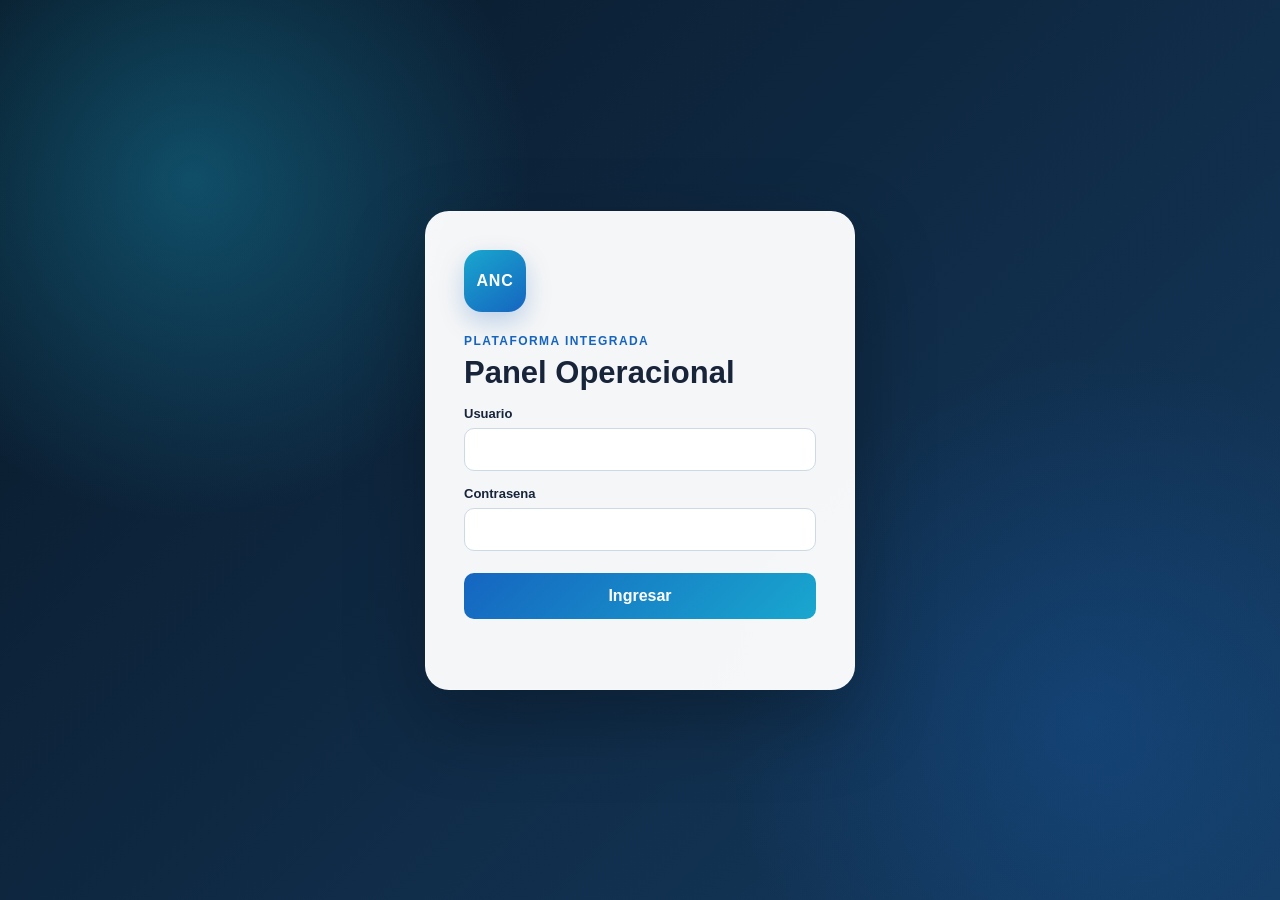
<file: index.html>
<!DOCTYPE html>
<html lang="es">
<head>
  <meta charset="UTF-8">
  <meta name="viewport" content="width=device-width, initial-scale=1.0">
  <title>ANC Logistica | Panel Operacional</title>
  <link rel="stylesheet" href="css/app.css">
</head>
<body>
  <section id="loginView" class="login-view">
    <form class="login-card" onsubmit="login(event)">
      <div class="brand-mark">ANC</div>
      <span class="eyebrow">Plataforma integrada</span>
      <h1>Panel Operacional</h1>
      <label>Usuario<input id="usuario" autocomplete="username" required></label>
      <label>Contrasena<input id="password" type="password" autocomplete="current-password" required></label>
      <button type="submit">Ingresar</button>
      <div id="loginError" class="login-error"></div>
    </form>
  </section>

  <section id="appView" class="app-view" hidden>
    <header class="app-header">
      <div class="header-main">
        <div class="side-brand">
        <div class="brand-mark small">ANC</div>
        <div class="side-brand-text"><strong>SISTEMA DE GESTION DE ALMACENAJE</strong><span>Plataforma integrada</span></div>
        </div>
        <div class="header-user">
          <button id="globalRefreshButton" class="global-refresh" onclick="actualizarTodo()">Actualizar datos</button>
          <span id="usuarioActivo"></span>
          <button onclick="logout()">Cerrar sesion</button>
        </div>
      </div>
      <nav id="moduleNav" class="module-nav"></nav>
    </header>

    <main class="workspace">
      <section id="homeView" class="home-view">
        <div class="hero">
          <h1>SISTEMA DE GESTION DE ALMACENAJE</h1>
        </div>
        <div id="moduleGrid" class="module-grid"></div>
      </section>

      <section id="moduleView" class="module-view" hidden>
        <div id="moduleFrames" class="module-frames"></div>
      </section>
    </main>
  </section>

  <script src="js/app.js"></script>
</body>
</html>
</file>
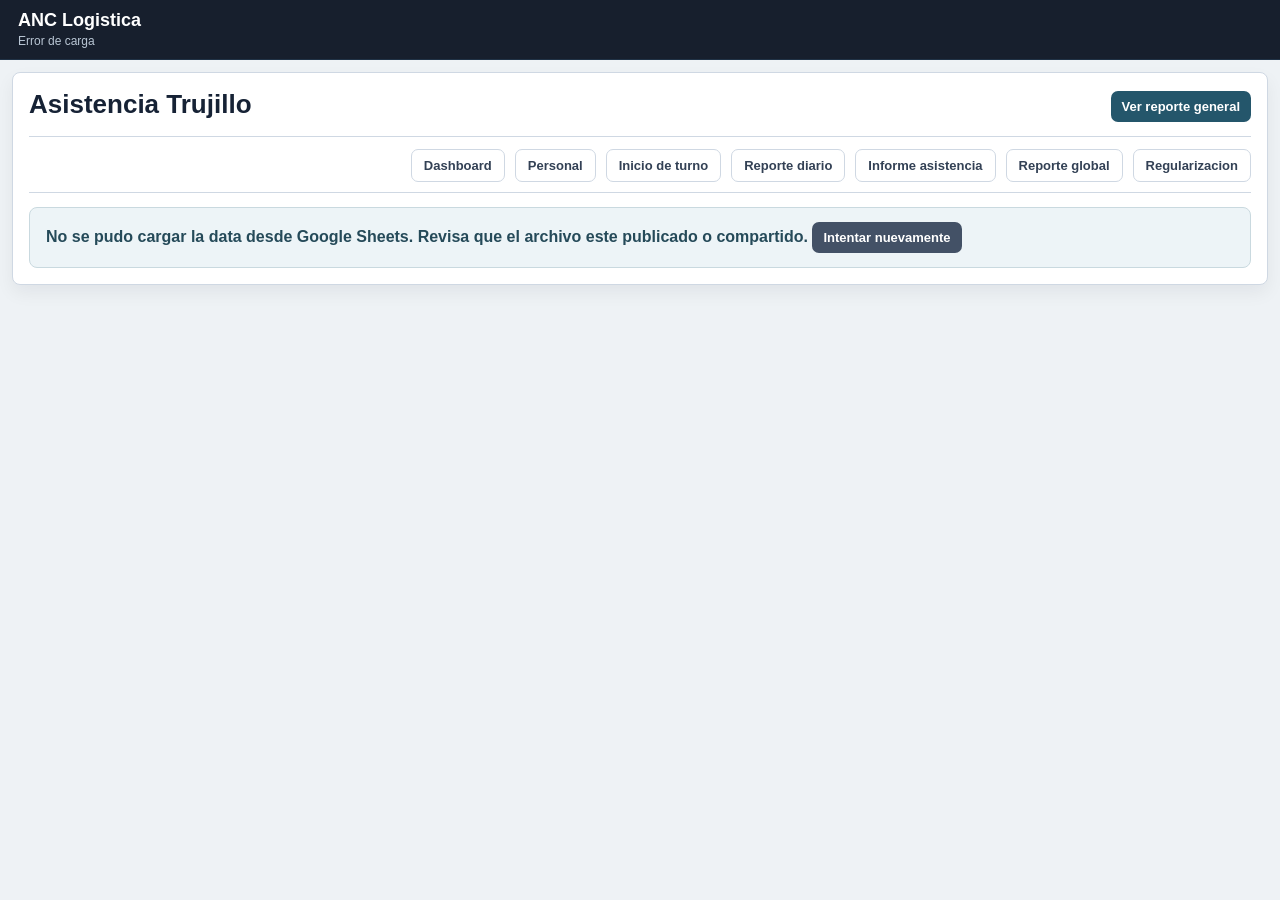
<file: modules/anc-asistencia/index.html>
<!DOCTYPE html>
<html lang="es">
<head>
  <meta charset="UTF-8">
  <meta name="viewport" content="width=device-width, initial-scale=1.0">
  <title>ANC Logistica | Asistencia</title>
  <link rel="stylesheet" href="css/app.css">
</head>
<body>
  <header class="topbar">
    <div>
      <strong>ANC Logistica</strong>
      <span id="estadoCarga">Preparando asistencia...</span>
    </div>
  </header>

  <main class="shell">
    <section class="panel">
      <div class="module-head">
        <div>
          <h1>Asistencia Trujillo</h1>
        </div>
        <button class="soft" onclick="verGlobal()">Ver reporte general</button>
      </div>

      <nav class="tabs">
        <button onclick="verDashboard()">Dashboard</button>
        <button onclick="verPersonal()">Personal</button>
        <button onclick="verInicioTurno()">Inicio de turno</button>
        <button onclick="verDiario()">Reporte diario</button>
        <button onclick="verInformeAsistencia()">Informe asistencia</button>
        <button onclick="verGlobal()">Reporte global</button>
        <button onclick="verRegularizacion()">Regularizacion</button>
      </nav>

      <div id="app">
        <div class="loading">Cargando datos...</div>
      </div>
    </section>
  </main>

  <script src="js/app.js"></script>
  <script src="https://html2canvas.hertzen.com/dist/html2canvas.min.js"></script>
</body>
</html>
</file>
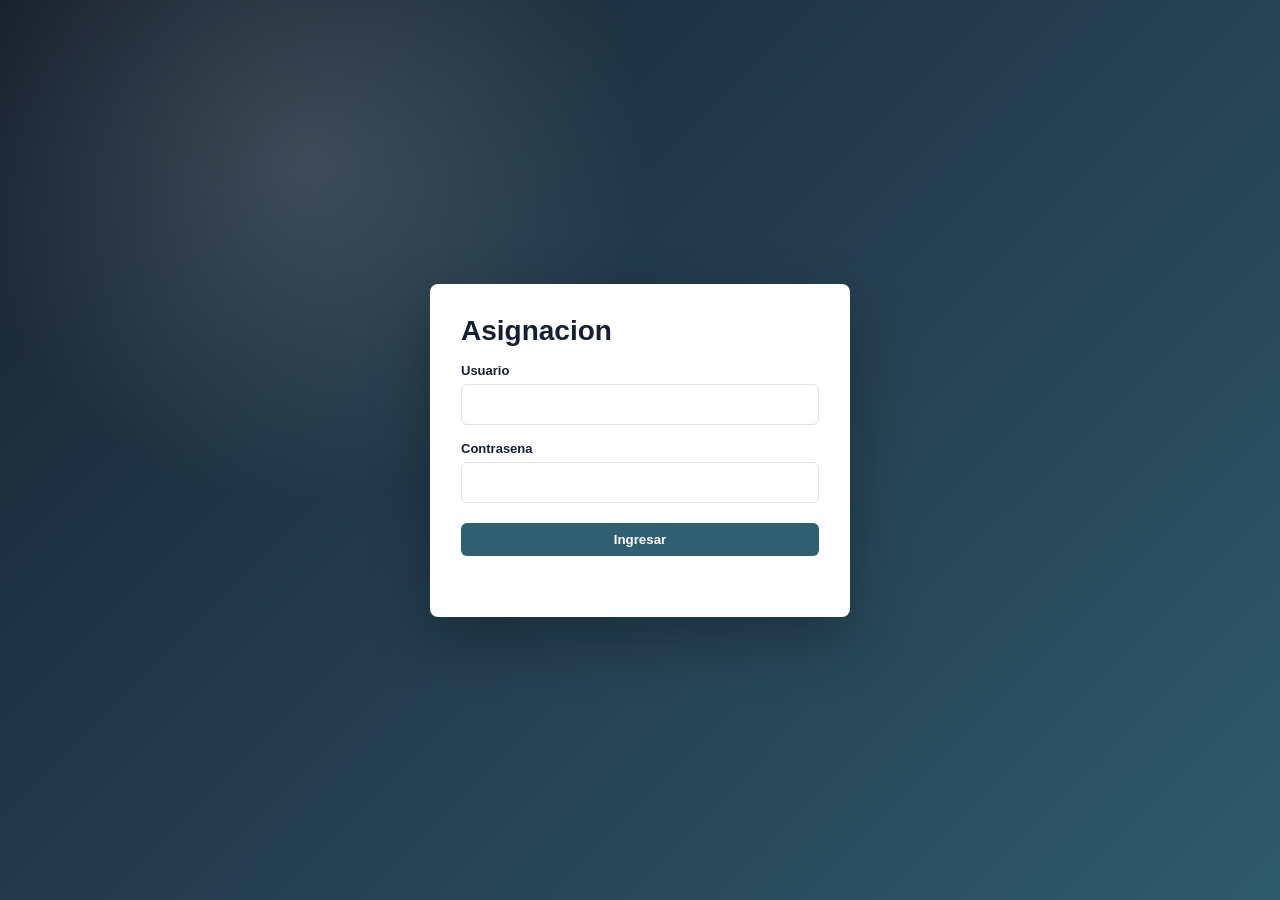
<file: modules/asignacion-independiente/index.html>
<!DOCTYPE html>
<html lang="es">
<head>
  <meta charset="UTF-8">
  <meta name="viewport" content="width=device-width, initial-scale=1.0">
  <title>Asignacion</title>
  <link rel="stylesheet" href="css/asignacion.css?v=20261001-asignacion-clean">
</head>
<body>
  <script src="js/asignacion.js?v=20261001-otras-sin-avance"></script>
  <section id="loginView" class="login-view">
    <form class="login-card" onsubmit="login(event)">
      <h1>Asignacion</h1>
      <label>
        Usuario
        <input id="usuario" type="text" autocomplete="username" required>
      </label>
      <label>
        Contrasena
        <input id="password" type="password" autocomplete="current-password" required>
      </label>
      <button type="submit">Ingresar</button>
      <div id="loginError" class="login-error"></div>
    </form>
  </section>

  <section id="appView" class="app-view" hidden>
    <div class="workspace">
      <main class="layout">
        <section id="modulo" class="panel">
          <div class="loading">Preparando asignacion...</div>
        </section>
      </main>
    </div>
  </section>

  <script src="js/data.js"></script>
  <script src="js/auth.js?v=20261001-clean-header-fix"></script>
  <script src="https://html2canvas.hertzen.com/dist/html2canvas.min.js"></script>
</body>
</html>
</file>
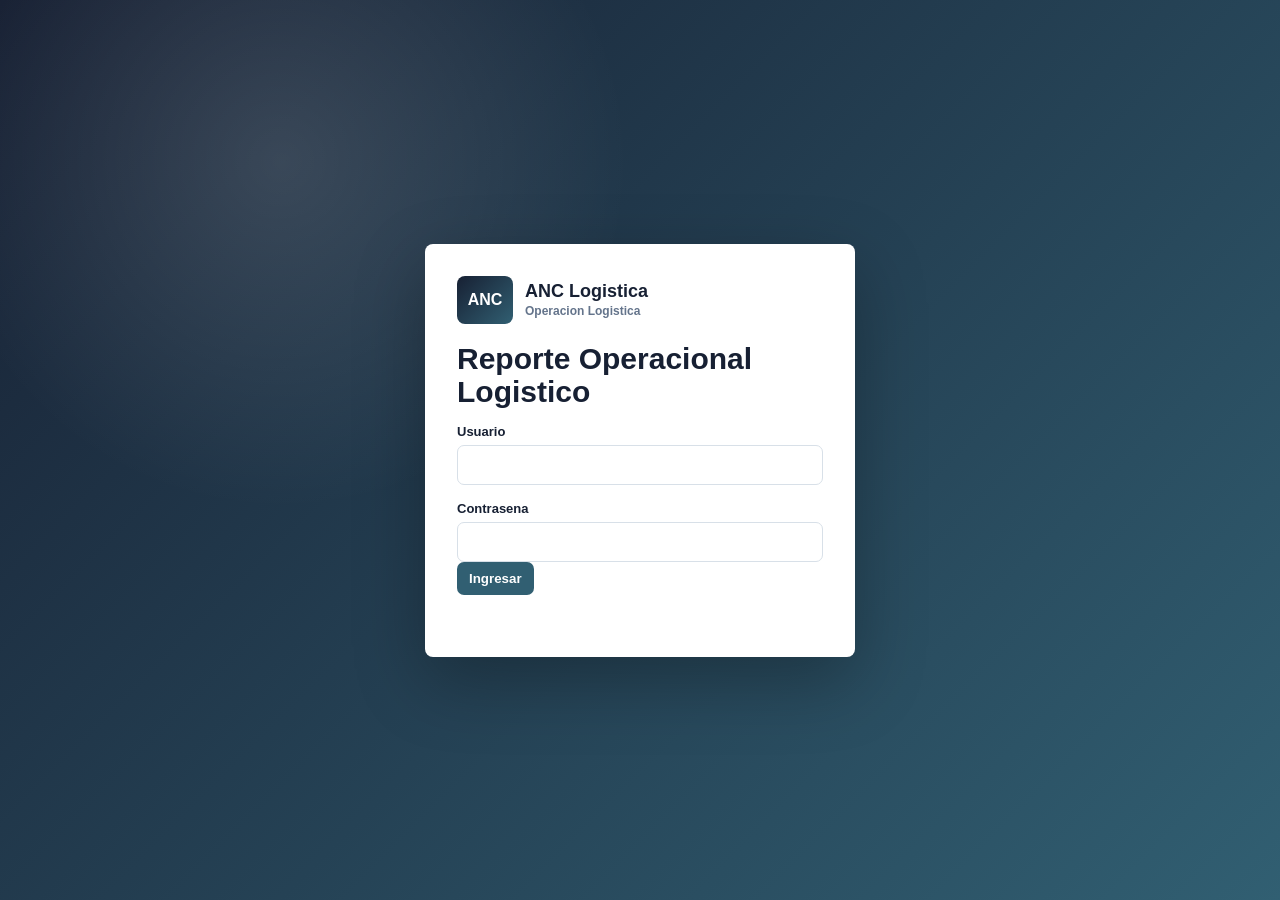
<file: modules/dashboard-bi/index.html>
<!DOCTYPE html>
<html lang="es">
<head>
  <meta charset="UTF-8">
  <meta name="viewport" content="width=device-width, initial-scale=1.0">
  <title>ANC Logistica | Reporte Operacional</title>
  <script>
    if (new URLSearchParams(location.search).get("integrado") === "1") {
      document.documentElement.classList.add("integrado");
    }
  </script>
  <link rel="stylesheet" href="css/app.css?v=20261001-executive-panel-4">
  <link rel="stylesheet" href="css/picking-report.css?v=1">
  <link rel="stylesheet" href="css/case-report.css?v=20261002-shelvy-right">
  <link rel="stylesheet" href="css/reception-report.css?v=1">
  <link rel="stylesheet" href="css/dispatch-report.css?v=1">
</head>
<body>
  <section id="loginView" class="login-view">
    <form class="login-card" onsubmit="login(event)">
      <div class="brand-row login-brand-row">
        <div class="brand-mark">ANC</div>
        <div>
          <strong>ANC Logistica</strong>
          <span>Operacion Logistica</span>
        </div>
      </div>
      <h1>Reporte Operacional Logistico</h1>
      <label>Usuario<input id="usuario" autocomplete="username" required></label>
      <label>Contrasena<input id="password" type="password" autocomplete="current-password" required></label>
      <button>Ingresar</button>
      <div id="loginError" class="login-error"></div>
    </form>
  </section>

  <section id="appView" hidden>
    <header class="topbar">
      <div>
        <strong>ANC Logistica</strong>
        <span id="estadoCarga">Esperando configuracion...</span>
      </div>
      <div class="topbar-actions">
        <span id="usuarioActivo" class="user-pill"></span>
        <button class="ghost" onclick="logout()">Salir</button>
      </div>
    </header>

    <main class="layout">
      <section class="shell">
        <aside class="sidebar">
          <div class="side-title">
            <div class="brand-mark small">ANC</div>
            <div>
              <strong>Reporte Operacional</strong>
              <span>Logistica</span>
            </div>
          </div>
          <nav>
            <details class="nav-group" open>
              <summary>Resumen Ejecutivo</summary>
              <button onclick="verResumenEjecutivo()">Principal</button>
              <button onclick="verReporteGeneral()">Reporte General</button>
            </details>
            <details class="nav-group">
              <summary>Reporte Picking</summary>
              <button onclick="verPickingCompacto()">Reporte</button>
              <button onclick="verPicking()">Dashboard operacional</button>
              <button onclick="verRanking()">Ranking</button>
              <button onclick="verBase()">Base</button>
            </details>
            <details class="nav-group">
              <summary>Pick Activo</summary>
              <button onclick="verPickActivo()">Dashboard operacional</button>
            </details>
            <details class="nav-group">
              <summary>Reporte CASE</summary>
              <button onclick="verCase()">Dashboard operacional</button>
            </details>
            <details class="nav-group">
              <summary>Reporte Recepcion</summary>
              <button onclick="verRecepcionCompacto()">Reporte</button>
              <button onclick="verRecepcion()">Dashboard operacional</button>
              <button onclick="verRecepcionRanking()">Ranking</button>
            </details>
            <details class="nav-group">
              <summary>Reporte Despacho</summary>
              <button onclick="verDespachoCompacto()">Reporte</button>
              <button onclick="verDespacho()">Dashboard operacional</button>
              <button onclick="verDespachoRanking()">Ranking</button>
            </details>
          </nav>
        </aside>

        <section class="workspace">
          <div class="module-head">
            <div>
              <h1>Panel ejecutivo</h1>
            </div>
            <div class="report-actions">
              <button class="ghost" id="btnVistaReporte" onclick="abrirVistaReporte()">Vista reporte</button>
              <button class="soft" onclick="exportarPdfReporte()">PDF</button>
              <button class="soft" onclick="exportarImagen('modulo', 'anc-reporte-operacional')">Imagen</button>
            </div>
          </div>

          <div id="modulo">
            <div class="loading">Preparando dashboard...</div>
          </div>
        </section>
      </section>
    </main>
    <div id="visorReporte" class="report-viewer" hidden>
      <div class="report-viewer-bar">
        <div>
          <strong>Vista reporte</strong>
          <span>Formato completo para captura o PDF</span>
        </div>
        <div class="report-actions">
          <button class="ghost" id="btnMaximizarReporte" onclick="alternarMaximizarReporte()">Maximizar</button>
          <button class="soft" onclick="exportarPdfReporte()">PDF</button>
          <button class="soft" onclick="exportarImagen('visorReporteContenido', 'anc-vista-reporte')">Imagen</button>
          <button class="ghost" onclick="cerrarVistaReporte()">Cerrar</button>
        </div>
      </div>
      <div id="visorReporteContenido" class="report-viewer-content"></div>
    </div>
  </section>

  <script src="js/data.js?v=20260916-usuarios-nombre"></script>
  <script src="js/picking-users.js?v=1"></script>
  <script src="js/app.js?v=20261002-recepcion-clean"></script>
  <script src="js/auth.js"></script>
  <script src="https://html2canvas.hertzen.com/dist/html2canvas.min.js"></script>
</body>
</html>
</file>
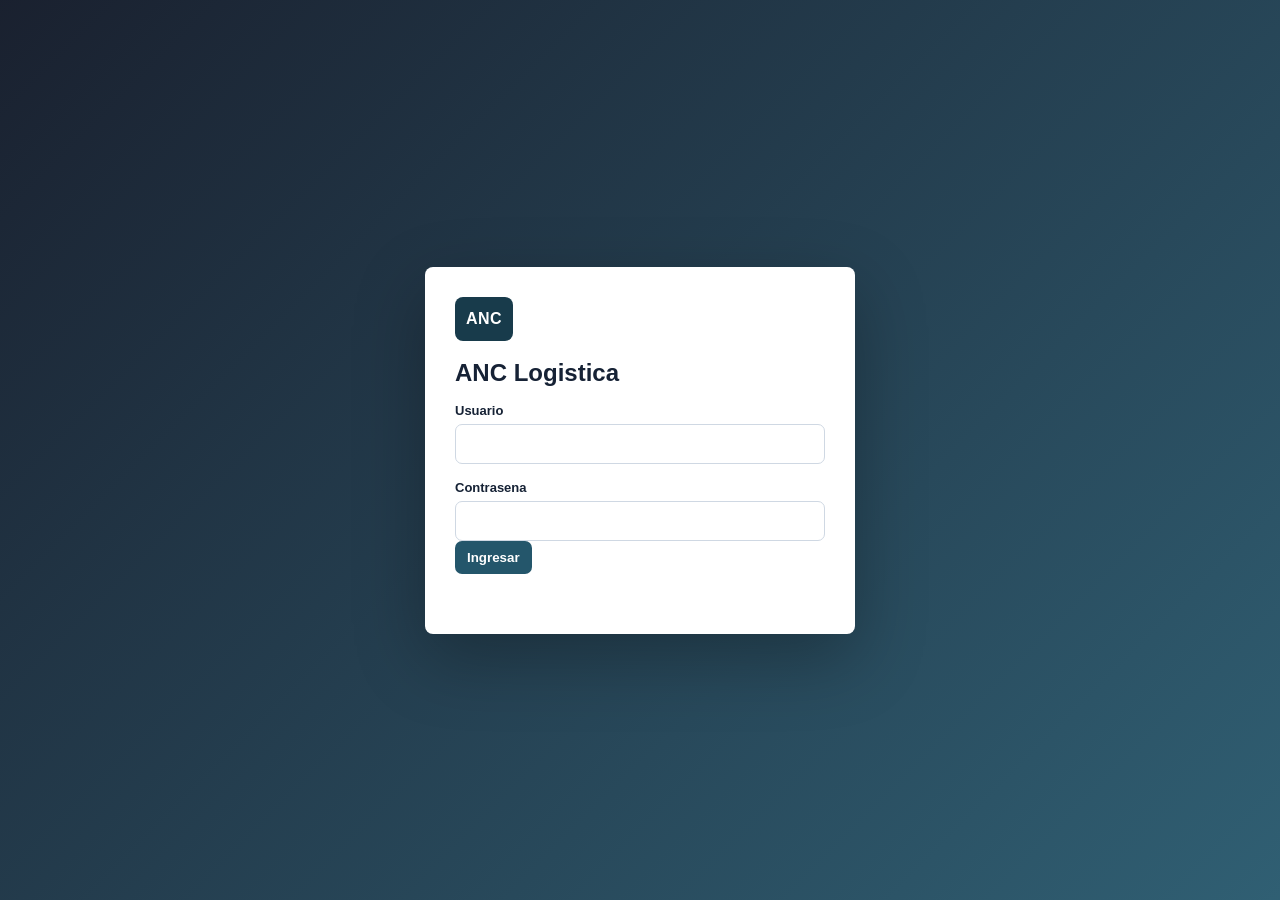
<file: modules/operaciones-independiente/index.html>
<!DOCTYPE html>
<html lang="es">
<head>
  <meta charset="UTF-8">
  <meta name="viewport" content="width=device-width, initial-scale=1.0">
  <title>ANC Logistica | Control Operativo</title>
  <link rel="stylesheet" href="css/app.css?v=20260916-uca-activo-columnas">
  <link rel="stylesheet" href="css/rotacion.css?v=20260928-1">
  <link rel="stylesheet" href="css/seteo.css?v=20260928-1">
</head>
<body>
  <section id="loginView" class="login-view">
    <form class="login-card" onsubmit="login(event)">
      <div class="brand-mark">ANC</div>
      <h1>ANC Logistica</h1>
      <label>Usuario<input id="usuario" autocomplete="username" required></label>
      <label>Contrasena<input id="password" type="password" autocomplete="current-password" required></label>
      <button>Ingresar</button>
      <div id="loginError" class="login-error"></div>
    </form>
  </section>

  <section id="appView" hidden>
    <header class="topbar">
      <div>
        <strong>ANC Logistica</strong>
        <span id="estadoCarga">Esperando datos...</span>
      </div>
      <div class="topbar-actions">
        <span id="usuarioActivo" class="user-pill"></span>
        <button class="ghost" onclick="logout()">Salir</button>
      </div>
    </header>

    <main class="layout">
      <section class="panel">
        <div class="module-head">
          <div>
            <h1>Centro de control operativo</h1>
          </div>
          <button class="soft" onclick="exportarImagen('modulo', 'operaciones')">Imagen</button>
        </div>

        <nav class="tabs">
          <button onclick="verLpns()">LPNs</button>
          <button onclick="verOptimizarReserva()">Optimizar reserva</button>
          <button onclick="verLpnsSinActivo()">LPNs por ubicacion</button>
          <button onclick="verControlPiso()">Control piso</button>
          <button onclick="verCapacidadCd()">UCA</button>
          <button onclick="verUbicacionesControlOperativo()">Ubicaciones</button>
          <button onclick="verRecepcionProyectada()">Recepcion</button>
          <button onclick="verPuntosControl()">Puntos control</button>
          <button onclick="verInventario()">Inventario</button>
          <button onclick="verRotacion()">Rotacion</button>
          <button onclick="verSeteo()">Seteo</button>
          <button onclick="verBloqueo()">Bloqueo</button>
          <button onclick="verBusquedaShipTo()">Busqueda ship to</button>
          <button onclick="verBusquedaProducto()">Busqueda producto</button>
          <button onclick="verDiagnostico()">Diagnostico</button>
        </nav>

        <div id="modulo">
          <div class="loading">Preparando modulo...</div>
        </div>
      </section>
    </main>
  </section>

  <script src="js/data.js?v=20260916-uca-activo-columnas"></script>
  <script src="js/app.js?v=20260916-uca-activo-columnas"></script>
  <script src="js/auth.js"></script>
  <script src="js/rotacion.js?v=20260928-1"></script>
  <script src="js/seteo.js?v=20260928-1"></script>
  <script src="https://html2canvas.hertzen.com/dist/html2canvas.min.js"></script>
</body>
</html>
</file>
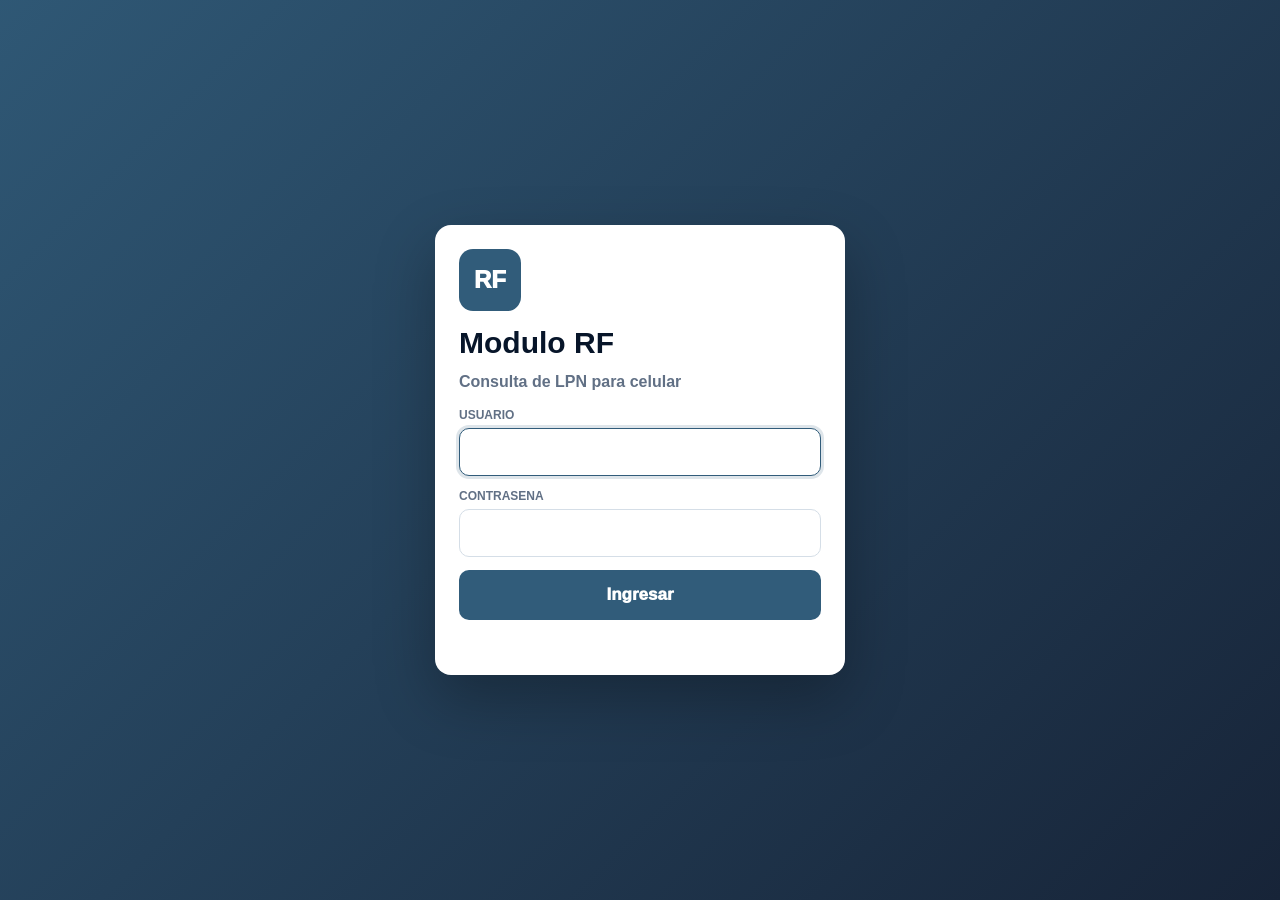
<file: modules/rf/index.html>
<!DOCTYPE html>
<html lang="es">
<head>
  <meta charset="UTF-8">
  <meta name="viewport" content="width=device-width, initial-scale=1, viewport-fit=cover">
  <title>ANC Logistica | RF LPN</title>
  <link rel="stylesheet" href="css/app.css">
</head>
<body>
  <section id="loginView" class="login-screen">
    <form class="login-card" onsubmit="login(event)">
      <div class="rf-mark">RF</div>
      <h1>Modulo RF</h1>
      <p>Consulta de LPN para celular</p>
      <label>Usuario
        <input id="usuario" autocomplete="username" autocapitalize="characters" required>
      </label>
      <label>Contrasena
        <input id="password" type="password" autocomplete="current-password" required>
      </label>
      <button type="submit">Ingresar</button>
      <div id="loginError" class="error-text"></div>
    </form>
  </section>

  <section id="appView" class="rf-app" hidden>
    <header class="rf-header">
      <div>
        <span>ANC RF</span>
        <strong>Consulta LPN</strong>
      </div>
      <button type="button" onclick="logout()">Salir</button>
    </header>

    <main class="rf-main">
      <section class="scan-panel">
        <div class="scan-title">
          <div>
            <h1>Escanear LPN</h1>
            <span id="estadoCarga">Preparando data...</span>
          </div>
          <button id="btnActualizar" type="button" onclick="recargarDatos()">Actualizar</button>
        </div>

        <form class="scan-form" onsubmit="buscarLpnManual(event)">
          <input id="lpnInput" placeholder="Escanea o digita el LPN" inputmode="text" autocomplete="off">
          <button type="submit">Buscar</button>
        </form>

        <div class="camera-actions">
          <button id="btnCamara" type="button" onclick="alternarCamara()">Camara</button>
          <span id="scannerEstado">La pistola RF tambien funciona en el campo de busqueda.</span>
        </div>

        <div id="cameraBox" class="camera-box" hidden>
          <video id="scannerVideo" playsinline muted></video>
        </div>
      </section>

      <section id="resultado" class="resultado">
        <div class="empty-state">
          <strong>Sin consulta activa</strong>
          <span>Escanea un LPN para ver ubicacion, estado y productos.</span>
        </div>
      </section>
    </main>
  </section>

  <script src="js/data.js"></script>
  <script src="js/app.js"></script>
</body>
</html>
</file>
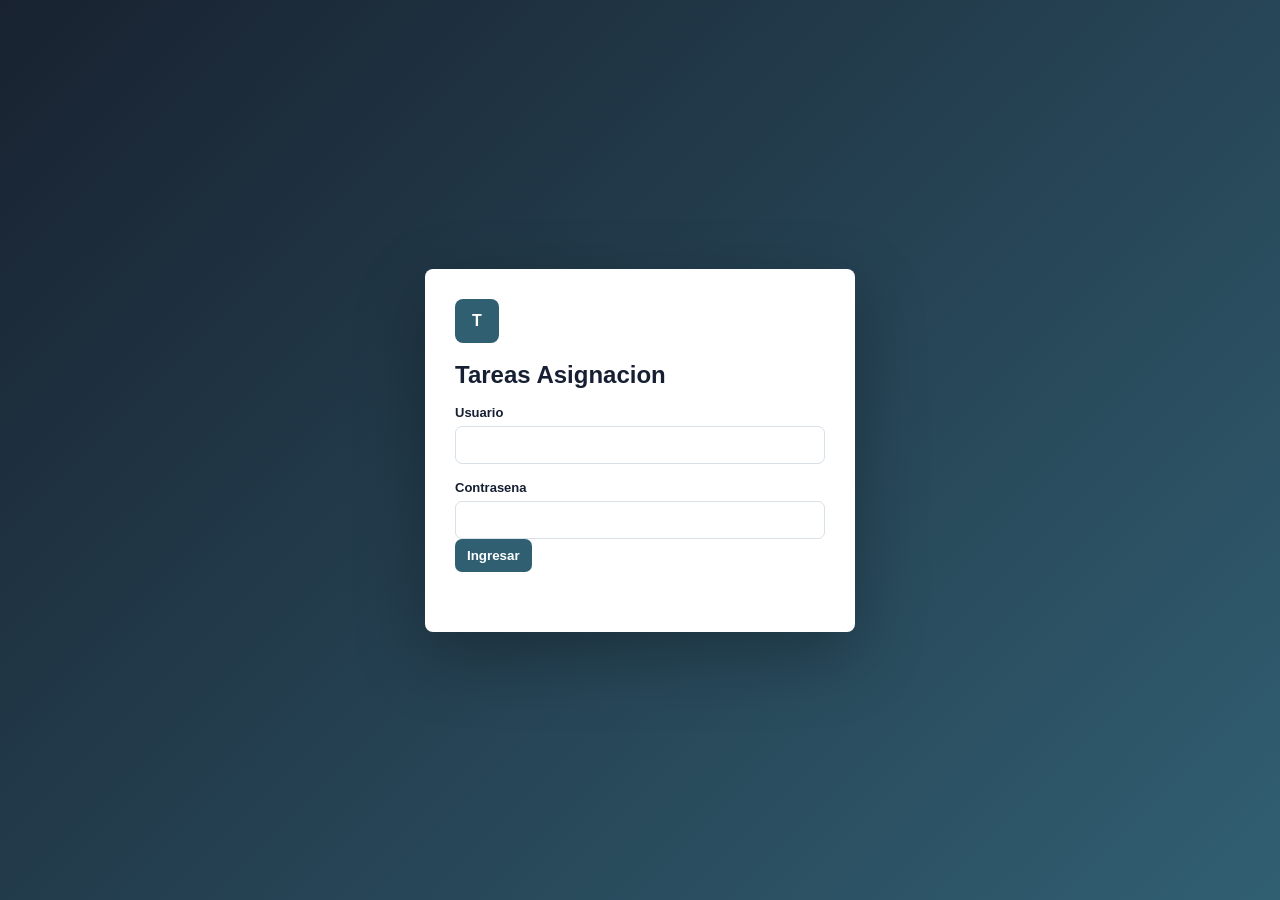
<file: modules/tareas-asignacion/index.html>
<!DOCTYPE html>
<html lang="es">
<head>
  <meta charset="UTF-8">
  <meta name="viewport" content="width=device-width, initial-scale=1.0">
  <title>Tareas Asignacion</title>
  <link rel="stylesheet" href="css/app.css">
</head>
<body>
  <section id="loginView" class="login-view">
    <form class="login-card" onsubmit="login(event)">
      <div class="brand-mark">T</div>
      <h1>Tareas Asignacion</h1>
      <label>Usuario<input id="usuario" autocomplete="username" required></label>
      <label>Contrasena<input id="password" type="password" autocomplete="current-password" required></label>
      <button>Ingresar</button>
      <div id="loginError" class="login-error"></div>
    </form>
  </section>

  <section id="appView" hidden>
    <header class="topbar">
      <div>
        <strong>Tareas Asignacion</strong>
        <span id="estadoCarga">Esperando datos...</span>
      </div>
      <div class="topbar-actions">
        <span id="usuarioActivo" class="user-pill"></span>
        <button class="ghost" onclick="logout()">Salir</button>
      </div>
    </header>

    <main class="layout">
      <section class="panel">
        <div class="module-head">
          <div>
            <h1>Control de tareas</h1>
          </div>
          <button class="soft" onclick="exportarImagen('modulo', 'tareas-asignacion')">Imagen</button>
        </div>

        <nav class="tabs">
          <button onclick="verResumen()">Resumen</button>
          <button onclick="verModuloReporte('CASE')">Case</button>
          <button onclick="verModuloReporte('UNIDADES')">Picking Unitario</button>
          <button onclick="verModuloReporte('DIGEMID')">Digemid</button>
          <button onclick="verModuloReporte('REABASTO')">Prime / Reabasto</button>
          <button onclick="verModuloReporte('CODPLUS')">CodPlus</button>
          <button onclick="verModuloReporte('EXTRACCIONES')">Extracciones</button>
          <button onclick="verModuloReporte('PTS')">PTS</button>
          <button onclick="verBase()">Base</button>
        </nav>

        <div id="modulo">
          <div class="loading">Preparando modulo...</div>
        </div>
      </section>
    </main>
  </section>

  <script src="js/data.js"></script>
  <script src="js/app.js"></script>
  <script src="js/auth.js"></script>
  <script src="https://html2canvas.hertzen.com/dist/html2canvas.min.js"></script>
</body>
</html>
</file>
<file: css/app.css>
:root {
  --navy: #10243e;
  --navy-soft: #183656;
  --blue: #1565c0;
  --cyan: #19a7ce;
  --bg: #edf3f8;
  --text: #17243a;
  --muted: #65758b;
  --white: #fff;
  --line: #dce5ed;
  --shadow: 0 18px 50px rgba(16, 36, 62, .14);
}

* { box-sizing: border-box; }
body { margin: 0; font-family: Inter, "Segoe UI", Arial, sans-serif; color: var(--text); background: var(--bg); }
button, input { font: inherit; }
button { cursor: pointer; }
[hidden] { display: none !important; }

.login-view {
  min-height: 100vh;
  display: grid;
  place-items: center;
  padding: 24px;
  background:
    radial-gradient(circle at 15% 20%, rgba(25, 167, 206, .35), transparent 26%),
    radial-gradient(circle at 85% 80%, rgba(21, 101, 192, .28), transparent 28%),
    linear-gradient(135deg, #091827, #153b61);
}
.login-card {
  width: min(430px, 100%);
  padding: 38px;
  border: 1px solid rgba(255,255,255,.18);
  border-radius: 24px;
  background: rgba(255,255,255,.96);
  box-shadow: 0 30px 80px rgba(0,0,0,.28);
}
.brand-mark {
  width: 62px;
  height: 62px;
  display: grid;
  place-items: center;
  border-radius: 18px;
  color: white;
  font-weight: 900;
  letter-spacing: .05em;
  background: linear-gradient(145deg, var(--cyan), var(--blue));
  box-shadow: 0 10px 25px rgba(21,101,192,.25);
}
.brand-mark.small { width: 42px; height: 42px; border-radius: 12px; font-size: 13px; flex: 0 0 auto; }
.eyebrow { display: block; margin-top: 22px; color: var(--blue); font-size: 12px; font-weight: 800; letter-spacing: .12em; text-transform: uppercase; }
.login-card h1 { margin: 7px 0 8px; font-size: 31px; }
.login-card p { margin: 0 0 24px; color: var(--muted); }
.login-card label { display: grid; gap: 7px; margin-top: 15px; font-size: 13px; font-weight: 700; }
.login-card input { width: 100%; padding: 13px 14px; border: 1px solid #cdd9e5; border-radius: 10px; outline: none; }
.login-card input:focus { border-color: var(--blue); box-shadow: 0 0 0 3px rgba(21,101,192,.12); }
.login-card button { width: 100%; margin-top: 22px; padding: 14px; border: 0; border-radius: 10px; color: white; font-weight: 800; background: linear-gradient(135deg, var(--blue), var(--cyan)); }
.login-error { min-height: 20px; margin-top: 12px; color: #b42318; font-size: 13px; }

.app-view { min-height: 100vh; }
.app-header { position: sticky; top: 0; z-index: 20; color: white; background: var(--navy); box-shadow: 0 3px 16px rgba(16,36,62,.18); }
.header-main { height: 58px; display: flex; align-items: center; justify-content: space-between; gap: 20px; padding: 8px 22px; }
.side-brand { display: flex; align-items: center; gap: 10px; }
.side-brand-text { min-width: 155px; white-space: nowrap; }
.side-brand strong, .side-brand span { display: block; }
.side-brand span { margin-top: 3px; color: #9eb2c7; font-size: 12px; }
.header-user { display: flex; align-items: center; gap: 12px; color: #dce8f3; font-size: 13px; }
.header-user button { padding: 7px 11px; border: 1px solid rgba(255,255,255,.2); border-radius: 8px; color: white; background: transparent; }
.header-user .global-refresh { border-color: #60a5fa; background: #2563eb; font-weight: 800; }
.header-user .global-refresh:disabled { cursor: wait; opacity: .7; }
.module-nav { display: flex; gap: 6px; padding: 6px 18px 9px; overflow-x: auto; border-top: 1px solid rgba(255,255,255,.09); scrollbar-width: thin; }
.module-nav button { display: flex; align-items: center; gap: 7px; flex: 0 0 auto; min-height: 36px; padding: 5px 10px; border: 0; border-radius: 8px; color: #c4d2e0; white-space: nowrap; background: transparent; }
.module-nav button:hover, .module-nav button.active { color: white; background: var(--navy-soft); }
.nav-icon { width: 25px; height: 25px; flex: 0 0 auto; display: grid; place-items: center; border-radius: 7px; color: white; font-size: 10px; font-weight: 900; background: rgba(25,167,206,.55); }

.workspace { min-width: 0; }
.topbar { height: 62px; display: flex; align-items: center; justify-content: space-between; padding: 0 22px; border-bottom: 1px solid var(--line); background: white; }
.topbar strong, .topbar span { display: block; }
.topbar span { margin-top: 3px; color: var(--muted); font-size: 12px; }
.home-button { padding: 9px 13px; border: 1px solid var(--line); border-radius: 9px; color: var(--navy); font-weight: 700; background: white; }
.home-view { padding: 26px; }
.hero { padding: 32px; border-radius: 22px; color: white; background: linear-gradient(120deg, var(--navy), #176d9a); box-shadow: var(--shadow); }
.hero .eyebrow { margin: 0; color: #83dcf2; }
.hero h1 { margin: 10px 0 8px; font-size: clamp(28px, 4vw, 44px); }
.hero p { margin: 0; color: #c9deeb; }
.module-grid { display: grid; grid-template-columns: repeat(5, minmax(180px, 1fr)); gap: 15px; margin-top: 20px; }
.module-card { min-height: 175px; display: flex; flex-direction: column; align-items: flex-start; padding: 19px; border: 1px solid var(--line); border-radius: 17px; text-align: left; background: white; box-shadow: 0 8px 25px rgba(16,36,62,.07); transition: transform .2s, box-shadow .2s; }
.module-card:hover { transform: translateY(-4px); box-shadow: var(--shadow); }
.card-icon { width: 44px; height: 44px; display: grid; place-items: center; border-radius: 12px; color: white; font-weight: 900; background: linear-gradient(145deg, var(--blue), var(--cyan)); }
.module-card strong { margin-top: 18px; font-size: 17px; }
.module-card span { margin-top: 7px; color: var(--muted); line-height: 1.45; }
.module-card em { margin-top: auto; padding-top: 15px; color: var(--blue); font-size: 12px; font-style: normal; font-weight: 800; }
.module-view { height: calc(100vh - 165px); background: white; }
.module-frames, .module-frame { width: 100%; height: 100%; }
.module-frame { display: block; border: 0; background: white; }
.module-frame[hidden] { display: none; }

/* Home: clean module launcher with icon and title only. */
.app-header .side-brand-text strong{font-size:14px;letter-spacing:.03em}
.home-view{padding-top:12px}
.home-view .hero{padding:24px 30px;border-radius:12px;background:#1b2b49;box-shadow:0 10px 26px rgba(16,36,62,.16)}
.home-view .hero h1{margin:0;font-size:clamp(24px,3vw,38px);letter-spacing:.02em}
.module-grid{grid-template-columns:repeat(5,minmax(150px,1fr));gap:14px;margin-top:18px}
.module-card{min-height:138px;align-items:center;justify-content:center;padding:20px 14px;border-radius:10px;text-align:center;box-shadow:0 6px 18px rgba(16,36,62,.08)}
.module-card:hover{transform:translateY(-3px);box-shadow:0 12px 26px rgba(16,36,62,.14)}
.card-icon{width:52px;height:52px;margin-bottom:14px;border-radius:10px;display:grid;place-items:center;color:#fff;background:#111827;border:2px solid #111827;font-size:30px;font-weight:900;line-height:1;font-family:Arial,sans-serif;box-shadow:0 4px 10px rgba(17,24,39,.18)}
.module-card strong{margin:0;color:#172944;font-size:15px;letter-spacing:.04em}
@media(max-width:1050px){.module-grid{grid-template-columns:repeat(3,minmax(170px,1fr))}}
@media(max-width:650px){.module-grid{grid-template-columns:repeat(2,minmax(140px,1fr))}.home-view .hero{padding:20px}.module-card{min-height:125px}}

@media (max-width: 1200px) {
  .module-grid { grid-template-columns: repeat(auto-fit, minmax(240px, 1fr)); }
}

@media (max-width: 700px) {
  .header-main { padding-inline: 12px; }
  .side-brand-text span, .header-user > span { display: none; }
  .module-nav { padding-inline: 8px; }
  .nav-label { display: none; }
  .topbar { height: 58px; padding: 0 13px; }
  .home-view { padding: 18px; }
  .hero { padding: 23px; }
  .module-view { height: calc(100vh - 151px); }
}
</file>
<file: modules/anc-asistencia/css/app.css>
* {
  box-sizing: border-box;
}

:root {
  --bg: #eef2f5;
  --surface: #ffffff;
  --soft: #f6f8fa;
  --line: #cfd8e3;
  --text: #162235;
  --muted: #66758a;
  --nav: #111827;
  --accent: #24566b;
  --success: #2d6b4f;
  --warning: #a06916;
  --danger: #aa3939;
}

body {
  margin: 0;
  font-family: Arial, Helvetica, sans-serif;
  background: var(--bg);
  color: var(--text);
}

.topbar {
  position: sticky;
  top: 0;
  z-index: 10;
  display: flex;
  justify-content: space-between;
  align-items: center;
  gap: 16px;
  padding: 10px 18px;
  border-bottom: 1px solid #203246;
  background: rgba(17, 24, 39, .97);
  color: white;
}

.topbar strong {
  display: block;
  font-size: 18px;
}

.topbar span {
  color: #b9c6d4;
  font-size: 12px;
}

.shell {
  padding: 12px;
}

.panel,
.card {
  border: 1px solid var(--line);
  border-radius: 8px;
  background: var(--surface);
  padding: 16px;
  box-shadow: 0 8px 18px rgba(15, 23, 42, .06);
}

.module-head,
.section-head,
.tabs,
.filters,
.actions {
  display: flex;
  align-items: center;
  gap: 10px;
  flex-wrap: wrap;
}

.module-head {
  justify-content: space-between;
  padding-bottom: 12px;
  border-bottom: 1px solid var(--line);
  margin-bottom: 12px;
}

.module-head h1 {
  margin: 0 0 4px;
  font-size: 26px;
}

.module-head p,
.muted {
  margin: 0;
  color: var(--muted);
}

.tabs {
  justify-content: flex-end;
  margin-bottom: 14px;
  padding-bottom: 10px;
  border-bottom: 1px solid var(--line);
}

.section-head {
  justify-content: space-between;
  margin-bottom: 10px;
}

.section-head h2 {
  margin: 0;
  font-size: 20px;
}

button,
select,
input {
  font: inherit;
}

button {
  border: 0;
  border-radius: 7px;
  padding: 8px 11px;
  background: #435166;
  color: white;
  font-size: 13px;
  font-weight: 800;
  cursor: pointer;
}

.tabs button {
  padding: 8px 12px;
  background: transparent;
  color: #334155;
  border: 1px solid var(--line);
}

.tabs button:hover {
  background: #eef3f6;
  color: var(--accent);
}

button:hover {
  background: var(--accent);
}

button.soft {
  background: var(--accent);
}

input,
select {
  min-height: 40px;
  border: 1px solid var(--line);
  border-radius: 7px;
  padding: 9px 11px;
  background: white;
}

.search {
  min-width: min(420px, 100%);
}

.hero {
  display: flex;
  justify-content: space-between;
  align-items: center;
  gap: 18px;
  margin-bottom: 12px;
  padding: 18px;
  border-radius: 8px;
  background: linear-gradient(90deg, #111827, #183b4b 68%, #24566b);
  color: white;
}

.hero span,
.hero p {
  color: #cbd5e1;
}

.hero h2 {
  margin: 4px 0 6px;
  font-size: 28px;
}

.compact-hero {
  min-height: 120px;
}

.day-picker {
  min-width: 260px;
  padding: 12px;
  border: 1px solid rgba(255,255,255,.18);
  border-radius: 8px;
  background: rgba(255,255,255,.08);
}

.day-picker label {
  display: block;
  margin-bottom: 6px;
  color: #cbd5e1;
  font-size: 12px;
  font-weight: 800;
}

.day-picker select {
  width: 100%;
}

.kpi-grid {
  display: grid;
  grid-template-columns: repeat(auto-fit, minmax(145px, 1fr));
  gap: 10px;
  margin-bottom: 14px;
}

.daily-kpis {
  grid-template-columns: repeat(auto-fit, minmax(170px, 1fr));
}

.kpi {
  min-height: 86px;
  padding: 12px;
  border: 1px solid var(--line);
  border-radius: 8px;
  background: white;
}

.kpi span,
.kpi small {
  display: block;
  color: var(--muted);
  font-size: 12px;
  font-weight: 800;
}

.kpi strong {
  display: block;
  margin: 7px 0 3px;
  font-size: 25px;
}

.kpi.danger strong {
  color: var(--danger);
}

.kpi.warn strong {
  color: var(--warning);
}

.dashboard-layout {
  display: grid;
  grid-template-columns: repeat(auto-fit, minmax(360px, 1fr));
  gap: 16px;
  margin-bottom: 16px;
}

.report-stack {
  display: grid;
  gap: 16px;
}

.report-card {
  width: 100%;
}

.table-wrap {
  max-height: 680px;
  overflow: auto;
  border: 1px solid var(--line);
  border-radius: 8px;
}

table {
  width: 100%;
  border-collapse: collapse;
  font-size: 12.5px;
  table-layout: auto;
}

th {
  position: sticky;
  top: 0;
  z-index: 1;
  background: #243044;
  color: white;
  text-align: left;
}

th,
td {
  padding: 8px 10px;
  border-bottom: 1px solid #e4e8ef;
  vertical-align: top;
  line-height: 1.2;
}

td {
  min-width: 88px;
}

td:nth-child(3),
td:nth-child(4),
td:nth-child(6) {
  min-width: 140px;
}

.mini {
  width: 78px;
  min-height: 32px;
  padding: 5px 7px;
}

.comment {
  width: 190px;
  min-height: 32px;
  padding: 5px 7px;
}

.time-input {
  width: 105px;
}

td.number,
th.number {
  text-align: right;
}

tr.warn {
  background: #fff7e6;
}

tr.bad {
  background: #fbefef;
}

.badge {
  display: inline-block;
  padding: 5px 8px;
  border-radius: 999px;
  background: var(--soft);
  color: var(--muted);
  font-size: 12px;
  font-weight: 800;
}

.attendance-report-stack .report-card {
  border-top: 5px solid #16a34a;
}

.attendance-report-stack {
  max-width: 1350px;
  margin-inline: auto;
}

.attendance-report-stack .report-card {
  padding: 16px 18px;
}

.attendance-report-stack .report-card:last-child {
  border-top-color: #dc2626;
}

.attendance-report-stack .report-card:last-child tbody tr {
  background: #fff7f7;
}

.danger-badge {
  background: #fee2e2;
  color: #991b1b;
}

.attendance-summary-table td {
  padding: 8px 10px;
}

.attendance-summary-table th:nth-child(1),
.attendance-summary-table td:nth-child(1) {
  width: 120px;
}

.attendance-summary-table th:nth-child(2),
.attendance-summary-table td:nth-child(2) {
  width: 90px;
}

.attendance-summary-table th:nth-child(4),
.attendance-summary-table td:nth-child(4) {
  width: 110px;
  text-align: center;
}

.attendance-summary-table th:nth-child(5),
.attendance-summary-table td:nth-child(5) {
  width: 250px;
}

.attendance-turn-subtotal td {
  border-top: 2px solid #86efac;
  background: #f0fdf4;
  color: #166534;
  font-weight: 900;
}

.attendance-turn-subtotal td:nth-child(4) {
  text-align: center;
}

.attendance-summary-table tfoot th {
  padding: 12px;
  background: #dcfce7;
  color: #166534;
  font-size: 13px;
  text-align: left;
}

.attendance-summary-table tfoot th:nth-child(2),
.attendance-summary-table tfoot th:nth-child(3) {
  text-align: center;
}

.loading,
.notice {
  padding: 14px 16px;
  border: 1px solid #c9d9df;
  border-radius: 8px;
  background: #edf4f7;
  color: #254a59;
  font-weight: 800;
}

.rules-note {
  margin: 8px 2px 0;
  color: var(--muted);
  font-size: 12px;
  font-weight: 700;
}

.visual-card {
  min-height: 180px;
  display: flex;
  justify-content: space-between;
  align-items: center;
  gap: 18px;
}

.visual-card strong {
  display: block;
  margin: 8px 0 4px;
  font-size: 34px;
}

.visual-card small,
.bar-item small {
  color: var(--muted);
  font-size: 11px;
  font-weight: 700;
}

.visual-label {
  display: block;
  color: #334155;
  font-size: 14px;
  font-weight: 800;
}

.donut {
  --pct: 0;
  width: 130px;
  height: 130px;
  display: grid;
  place-items: center;
  flex: 0 0 auto;
  border-radius: 50%;
  background: conic-gradient(var(--success) calc(var(--pct) * 1%), #e6ebf0 0);
  position: relative;
}

.donut::after {
  content: "";
  position: absolute;
  inset: 20px;
  border-radius: 50%;
  background: white;
}

.donut span {
  z-index: 1;
  text-align: center;
  font-size: 22px;
  font-weight: 800;
}

.donut small {
  display: block;
  color: var(--muted);
  font-size: 10px;
}

.chart-block {
  min-height: 180px;
  display: grid;
  align-content: center;
  gap: 12px;
}

.bar-item {
  display: grid;
  grid-template-columns: 50px minmax(100px, 1fr) 42px 64px;
  gap: 9px;
  align-items: center;
}

.bar-track {
  height: 10px;
  overflow: hidden;
  border-radius: 3px;
  background: #e6ebf0;
}

.bar-track span {
  display: block;
  height: 100%;
  border-radius: 3px;
  background: var(--accent);
}

.start-summary {
  min-height: 180px;
  display: grid;
  align-content: center;
  gap: 8px;
}

.start-summary strong {
  font-size: 42px;
}

.start-summary small {
  color: var(--muted);
  font-weight: 700;
}

@media (max-width: 800px) {
  .topbar,
  .module-head,
  .hero {
    align-items: stretch;
    flex-direction: column;
  }
}
</file>
<file: modules/asignacion-independiente/css/asignacion.css>
* {
  box-sizing: border-box;
}

:root {
  --bg: #f4f6f8;
  --surface: #ffffff;
  --surface-soft: #f8fafc;
  --line: #d9e0e7;
  --text: #172033;
  --muted: #65758b;
  --nav: #182230;
  --nav-soft: #223044;
  --accent: #315f72;
  --accent-dark: #254a59;
  --success: #2f6f4e;
  --warning: #9a6a1d;
  --danger: #a33d3d;
}

body {
  margin: 0;
  font-family: Arial, Helvetica, sans-serif;
  color: var(--text);
  background: var(--bg);
}

[hidden] {
  display: none !important;
}

.login-view {
  min-height: 100vh;
  display: grid;
  place-items: center;
  padding: 24px;
  background:
    radial-gradient(circle at 24% 18%, rgba(255, 255, 255, 0.14), transparent 28%),
    linear-gradient(135deg, rgba(24, 34, 48, 0.96), rgba(49, 95, 114, 0.92)),
    #182230;
}

.login-card {
  width: min(420px, 100%);
  padding: 30px;
  border: 1px solid rgba(255, 255, 255, 0.14);
  border-radius: 8px;
  background: #ffffff;
  box-shadow: 0 24px 60px rgba(0, 0, 0, 0.28);
}

.brand-row {
  display: flex;
  align-items: center;
  gap: 12px;
}

.brand-row strong,
.brand-row span {
  display: block;
}

.brand-row strong {
  font-size: 18px;
}

.brand-row span {
  margin-top: 2px;
  color: var(--muted);
  font-size: 12px;
  font-weight: 800;
}

.login-brand-row {
  margin-bottom: 18px;
}

.login-mark,
.brand-mark {
  width: 56px;
  height: 42px;
  display: grid;
  place-items: center;
  border-radius: 8px;
  background: linear-gradient(135deg, var(--nav), var(--accent));
  color: white;
  font-weight: 800;
  font-size: 13px;
}

.login-card h1 {
  margin: 0 0 6px;
  font-size: 28px;
}

.login-card p,
.module-head p {
  color: var(--muted);
}

.login-card label {
  display: block;
  margin-top: 16px;
  color: var(--text);
  font-size: 13px;
  font-weight: 700;
}

.login-card input {
  width: 100%;
  margin-top: 6px;
  padding: 11px 12px;
  border: 1px solid var(--line);
  border-radius: 6px;
  font-size: 15px;
}

.login-card button {
  width: 100%;
  margin-top: 20px;
}

.login-error {
  min-height: 18px;
  margin-top: 12px;
  color: var(--danger);
  font-size: 13px;
  font-weight: 700;
}

.app-view {
  min-height: 100vh;
  display: grid;
  grid-template-columns: minmax(0, 1fr);
}

.workspace {
  min-width: 0;
}

.topbar {
  position: sticky;
  top: 0;
  z-index: 20;
  display: flex;
  align-items: center;
  justify-content: space-between;
  gap: 16px;
  padding: 14px 20px;
  border-bottom: 1px solid var(--line);
  background: rgba(255, 255, 255, 0.94);
  backdrop-filter: blur(10px);
}

.topbar strong {
  display: block;
  font-size: 17px;
}

.topbar span {
  color: var(--muted);
  font-size: 12px;
}

.topbar-actions,
.toolbar,
.section-head,
.subsection-head,
.section-actions {
  display: flex;
  align-items: center;
  gap: 10px;
  flex-wrap: wrap;
}

.user-pill {
  padding: 8px 10px;
  border: 1px solid var(--line);
  border-radius: 999px;
  background: var(--surface-soft);
  color: var(--text) !important;
  font-weight: 700;
}

.layout {
  padding: 20px;
}

.panel {
  background: var(--surface);
  border: 1px solid var(--line);
  border-radius: 8px;
  padding: 20px;
  box-shadow: 0 10px 24px rgba(15, 23, 42, 0.06);
}

.module-head,
.section-head {
  justify-content: space-between;
  margin-bottom: 16px;
}

.subsection-head {
  justify-content: space-between;
  margin: 22px 0 8px;
}

h1,
h2,
h3,
p {
  margin-top: 0;
}

h1 {
  margin-bottom: 5px;
  font-size: 28px;
}

h2 {
  margin-bottom: 0;
  font-size: 20px;
}

h3 {
  margin: 0;
  font-size: 15px;
  color: var(--text);
}

button {
  display: inline-flex;
  align-items: center;
  justify-content: center;
  border: 0;
  border-radius: 6px;
  padding: 9px 12px;
  background: var(--accent);
  color: white;
  font-weight: 700;
  cursor: pointer;
}

button:hover {
  background: var(--accent-dark);
}

button.secondary {
  background: #586678;
}

button.ghost {
  background: transparent;
  color: var(--text);
  border: 1px solid var(--line);
}

button.soft,
button.compact {
  background: #334155;
}

button.compact {
  padding: 6px 9px;
}

.toolbar {
  margin: 18px 0;
  padding: 10px;
  border: 1px solid var(--line);
  border-radius: 8px;
  background: var(--surface-soft);
}

.module-tabs {
  position: sticky;
  top: 72px;
  z-index: 10;
}

.toolbar button {
  background: #475569;
}

.toolbar button:hover {
  background: #334155;
}

.kpi-grid {
  display: grid;
  grid-template-columns: repeat(5, minmax(150px, 1fr));
  gap: 12px;
  margin: 16px 0;
}

.kpi {
  min-height: 94px;
  padding: 14px;
  border: 1px solid var(--line);
  border-radius: 8px;
  background: var(--surface-soft);
}

.kpi.date-kpi {
  background: var(--nav);
  color: white;
}

.kpi.date-kpi span,
.kpi.date-kpi small {
  color: #b9c4d2;
}

.kpi.date-kpi strong {
  color: white;
  font-size: 21px;
  text-transform: capitalize;
}

.kpi span,
.kpi small {
  display: block;
  color: var(--muted);
  font-size: 12px;
}

.kpi strong {
  display: inline-block;
  margin-top: 8px;
  color: var(--text);
  font-size: 27px;
}

.kpi.alert strong {
  color: var(--danger);
}

.kpi.ok strong {
  color: var(--success);
}

.kpi.hero-kpi {
  background: linear-gradient(135deg, var(--nav), var(--accent));
  color: white;
}

.kpi.hero-kpi span,
.kpi.hero-kpi small {
  color: rgba(255, 255, 255, 0.78);
}

.kpi.hero-kpi strong {
  color: white;
}

.dashboard-kpis {
  grid-template-columns: repeat(5, minmax(170px, 1fr));
}

.dashboard-kpis .kpi {
  min-height: 116px;
  padding: 18px;
  border-left: 5px solid var(--accent);
}

.dashboard-kpis .kpi strong {
  font-size: 34px;
}

.dashboard-no-asignado {
  background: linear-gradient(180deg, #ffffff, #f8fafc);
}

.dashboard-no-asignado.report-mode {
  padding: 8px;
  background: #dfeaec;
}

.dashboard-no-asignado.report-mode,
.dashboard-no-asignado.report-mode * {
  box-sizing: border-box;
}

.dashboard-no-asignado.report-mode .kpi,
.dashboard-no-asignado.report-mode .dash-card,
.dashboard-no-asignado.report-mode .wide-card,
.dashboard-no-asignado.report-mode .percent-card,
.dashboard-no-asignado.report-mode .no-asig-source,
.dashboard-no-asignado.report-mode .date-bar-row,
.dashboard-no-asignado.report-mode .work-row,
.dashboard-no-asignado.report-mode .sin-stock-summary div,
.dashboard-no-asignado.report-mode .pie-work-legend div {
  min-width: 0;
  overflow: hidden;
}

.dashboard-no-asignado.report-mode strong,
.dashboard-no-asignado.report-mode b,
.dashboard-no-asignado.report-mode span,
.dashboard-no-asignado.report-mode small,
.dashboard-no-asignado.report-mode h2,
.dashboard-no-asignado.report-mode h3 {
  max-width: 100%;
}

.dashboard-no-asignado.report-mode strong,
.dashboard-no-asignado.report-mode b {
  overflow: hidden;
  text-overflow: ellipsis;
}

.report-actions {
  margin-bottom: 8px;
}

.report-actions p {
  margin-top: 2px;
  color: var(--muted);
  font-size: 12px;
  font-weight: 800;
}

.no-asig-hero {
  display: grid;
  grid-template-columns: minmax(280px, 1fr) minmax(680px, 1.5fr);
  align-items: center;
  gap: 8px;
  padding: 10px 12px;
  border-radius: 8px;
  background: #243f35;
  color: #fff;
}

.no-asig-title h2 {
  margin: 0;
  color: #fff;
  font-size: 24px;
  line-height: 1;
  letter-spacing: 0;
}

.no-asig-title span {
  display: block;
  margin-top: 4px;
  color: rgba(255, 255, 255, 0.86);
  font-size: 12px;
}

.no-asig-hero-kpis {
  display: grid;
  grid-template-columns: repeat(4, minmax(130px, 1fr));
  gap: 6px;
}

.no-asig-hero-kpis div {
  min-height: 54px;
  padding: 7px 10px;
  border-radius: 7px;
  background: #fff;
  text-align: center;
}

.no-asig-hero-kpis span {
  display: block;
  color: #3619a6;
  font-size: 11px;
  font-weight: 900;
  text-transform: uppercase;
}

.no-asig-hero-kpis strong {
  display: block;
  margin-top: 3px;
  color: #4a209f;
  font-size: 23px;
  line-height: 1;
}

.no-asig-source-grid {
  display: grid;
  grid-template-columns: repeat(4, minmax(180px, 1fr));
  gap: 6px;
  margin: 6px 0;
}

.no-asig-source {
  min-height: 64px;
  padding: 7px 10px;
  border-left: 6px solid var(--accent);
  border-radius: 7px;
  background: #fff;
  box-shadow: none;
}

.no-asig-source.ok,
.no-asig-source.reserva {
  border-left-color: var(--success);
}

.no-asig-source.bad {
  border-left-color: var(--danger);
}

.no-asig-source span,
.no-asig-source small {
  display: block;
  color: var(--muted);
  font-size: 11px;
  font-weight: 900;
}

.no-asig-source strong {
  display: block;
  margin: 3px 0 4px;
  color: var(--text);
  font-size: 25px;
  line-height: 1;
}

.no-asig-source.bad strong {
  color: var(--danger);
}

.no-asig-bar {
  height: 7px;
  overflow: hidden;
  border-radius: 999px;
  background: #e7edf3;
}

.no-asig-bar div {
  height: 100%;
  border-radius: 999px;
  background: var(--accent);
}

.no-asig-source.ok .no-asig-bar div,
.no-asig-source.reserva .no-asig-bar div {
  background: var(--success);
}

.no-asig-source.bad .no-asig-bar div {
  background: var(--danger);
}

.dashboard-no-asignado.report-mode .dashboard-full-grid {
  grid-template-columns: repeat(4, minmax(210px, 1fr));
  gap: 6px;
}

.dashboard-no-asignado.report-mode .dash-card {
  border-radius: 7px;
  padding: 10px;
  box-shadow: none;
}

.dashboard-no-asignado.report-mode .percent-card {
  min-height: 118px;
  gap: 10px;
}

.dashboard-no-asignado.report-mode .percent-card strong {
  font-size: 42px;
}

.dashboard-no-asignado.report-mode .percent-meter {
  height: 10px;
}

.dashboard-no-asignado.report-mode .wide-card {
  grid-column: span 2;
}

.dashboard-no-asignado.report-mode .sin-stock-summary div {
  min-height: 64px;
  padding: 9px;
}

.dashboard-no-asignado.report-mode .sin-stock-summary strong {
  font-size: 24px;
}

.dashboard-no-asignado.report-mode .no-asig-compact-grid {
  grid-template-columns: repeat(2, minmax(320px, 1fr));
}

.dashboard-no-asignado.report-mode .no-asig-compact-grid .wide-card {
  grid-column: span 1;
}

.modal-backdrop.asig-report-backdrop,
.asig-report-backdrop,
.modal-backdrop:has(.asig-report-modal) {
  align-items: stretch;
  justify-content: stretch;
  padding: 0;
  background: rgba(15, 23, 42, 0.72);
}

.modal-card.asig-report-modal,
.asig-report-modal {
  width: 100vw;
  height: 100vh;
  max-height: 100vh;
  max-width: none;
  padding: 0;
  border-radius: 0;
  overflow: hidden;
}

.asig-report-bar {
  display: flex;
  align-items: center;
  justify-content: space-between;
  gap: 10px;
  min-height: 38px;
  padding: 4px 12px;
  border-bottom: 1px solid var(--line);
  background: #fff;
}

.asig-report-bar strong,
.asig-report-bar span {
  display: block;
}

.asig-report-bar strong {
  color: var(--text);
  font-size: 15px;
}

.asig-report-bar span {
  color: var(--muted);
  font-size: 11px;
  font-weight: 800;
}

.report-capture {
  height: calc(100vh - 39px);
  overflow: hidden;
  display: grid;
  grid-template-rows: 132px 210px minmax(0, 1fr);
  gap: 8px;
  padding: 8px;
}

.no-asig-report-grid {
  display: grid;
  grid-template-columns: 1fr 1fr;
  gap: 6px;
}

.no-asig-report-grid .wide-card {
  grid-column: span 1;
}

.asig-report-modal .dash-card {
  min-height: 0;
}

.asig-report-modal .date-bar-row,
.asig-report-modal .work-row {
  gap: 8px;
}

.asig-report-modal .work-row {
  padding: 9px;
}

.asig-report-modal .sin-stock-summary {
  grid-template-columns: repeat(4, minmax(90px, 1fr));
  gap: 6px;
}

.report-noasig-kpis {
  display: grid;
  grid-template-columns: minmax(250px, 1.08fr) repeat(5, minmax(190px, 1fr));
  gap: 8px;
  margin: 0;
  min-height: 0;
}

.report-noasig-kpis .kpi {
  position: relative;
  display: grid;
  grid-template-rows: auto minmax(0, 1fr) auto;
  align-content: center;
  min-height: 0;
  height: 132px;
  padding: 14px 18px;
  overflow: hidden;
  border: 1px solid rgba(var(--kpi-rgb, 47, 95, 128), 0.28);
  border-left: 7px solid var(--kpi-color, var(--accent));
  background:
    linear-gradient(135deg, rgba(var(--kpi-rgb, 47, 95, 128), 0.13), transparent 44%),
    linear-gradient(180deg, #ffffff, #f7f9fc);
  box-shadow: 0 8px 18px rgba(15, 23, 42, 0.08), inset 0 -1px 0 rgba(15, 23, 42, 0.04);
}

.report-noasig-kpis .kpi::before {
  content: "";
  position: absolute;
  inset: 0 0 auto 0;
  height: 5px;
  background: linear-gradient(90deg, var(--kpi-color, var(--accent)), rgba(var(--kpi-rgb, 47, 95, 128), 0.24));
}

.report-noasig-kpis .kpi::after {
  content: "";
  position: absolute;
  top: 5px;
  right: 0;
  width: 78px;
  height: calc(100% - 5px);
  background: linear-gradient(135deg, rgba(var(--kpi-rgb, 47, 95, 128), 0.14), transparent 70%);
  clip-path: polygon(42% 0, 100% 0, 100% 100%, 0 100%);
  pointer-events: none;
}

.report-noasig-kpis .kpi strong {
  position: relative;
  z-index: 1;
  align-self: center;
  min-width: 0;
  margin-top: 4px;
  font-size: clamp(28px, 2.4vw, 40px);
  line-height: 1;
  font-weight: 950;
  letter-spacing: 0;
  white-space: nowrap;
  text-shadow: 0 1px 0 rgba(255, 255, 255, 0.65);
}

.report-noasig-kpis .kpi span,
.report-noasig-kpis .kpi small {
  position: relative;
  z-index: 1;
  min-width: 0;
  overflow: hidden;
  text-overflow: ellipsis;
  font-size: 13px;
  font-weight: 900;
  text-transform: none;
}

.report-noasig-kpis .kpi span {
  color: #4f6076;
}

.report-noasig-kpis .kpi small {
  color: #617188;
  white-space: nowrap;
}

.report-noasig-kpis .kpi.hero-kpi strong {
  color: #fff;
  font-size: clamp(32px, 2.7vw, 42px);
  text-shadow: 0 2px 0 rgba(0, 0, 0, 0.12);
}

.report-noasig-kpis .kpi.hero-kpi {
  --kpi-color: #ffffff;
  --kpi-rgb: 255, 255, 255;
  border-left: 0;
  border-color: #24384a;
  background:
    linear-gradient(135deg, rgba(255, 255, 255, 0.16), transparent 42%),
    linear-gradient(135deg, #162536, #3e5d70);
  box-shadow: 0 10px 20px rgba(15, 23, 42, 0.22);
}

.report-noasig-kpis .kpi.hero-kpi span,
.report-noasig-kpis .kpi.hero-kpi small {
  color: rgba(255, 255, 255, 0.9);
}

.report-noasig-kpis .kpi.alert {
  --kpi-color: #a5463f;
  --kpi-rgb: 165, 70, 63;
  border-left-color: #a5463f;
}

.report-noasig-kpis .kpi.ok {
  --kpi-color: #3f7455;
  --kpi-rgb: 63, 116, 85;
  border-left-color: #3f7455;
}

.report-noasig-kpis .kpi:nth-child(5) {
  --kpi-color: #2f5f80;
  --kpi-rgb: 47, 95, 128;
}

.report-noasig-kpis .kpi:nth-child(6) {
  --kpi-color: #9a463e;
  --kpi-rgb: 154, 70, 62;
}

.report-noasig-kpis .kpi.alert strong {
  color: #9c3f38;
}

.report-noasig-kpis .kpi.ok strong {
  color: #3f7455;
}

.report-noasig-main {
  display: grid;
  grid-template-columns: repeat(3, minmax(190px, 0.72fr)) minmax(430px, 1.45fr);
  gap: 8px;
  margin: 0;
  min-height: 0;
}

.dashboard-no-asignado.report-mode .report-noasig-main .wide-card {
  grid-column: auto;
}

.report-noasig-main .percent-card {
  min-height: 0;
  height: 210px;
  padding: 16px 18px;
  gap: 10px;
  border-left-width: 7px;
  background: linear-gradient(180deg, #ffffff, #fbfcff);
}

.report-noasig-main .percent-card strong {
  margin-top: 8px;
  font-size: clamp(38px, 4.5vw, 60px);
  font-weight: 950;
  letter-spacing: 0;
  line-height: 1;
  white-space: nowrap;
}

.report-noasig-main .percent-card h3 {
  overflow: hidden;
  text-overflow: ellipsis;
  font-size: clamp(17px, 1.3vw, 21px);
  font-weight: 950;
  white-space: nowrap;
}

.report-noasig-main .percent-card span {
  margin-top: 8px;
  overflow-wrap: anywhere;
  font-size: clamp(12px, 1vw, 14px);
  font-weight: 950;
}

.report-noasig-main .percent-card .percent-meter {
  height: 16px;
}

.report-noasig-main .wide-card:last-child {
  min-height: 0;
  height: 210px;
}

.report-noasig-bottom {
  display: grid;
  grid-template-columns: 1.05fr 1.05fr 1fr;
  gap: 8px;
  min-height: 0;
}

.dashboard-no-asignado.report-mode .report-noasig-bottom .wide-card {
  grid-column: auto;
  min-height: 0;
  height: 100%;
  overflow: hidden;
}

.asig-report-modal .report-noasig-bottom .dash-card {
  display: grid;
  align-content: start;
  gap: 16px;
  padding: 20px;
  border-left-width: 7px;
  background: linear-gradient(180deg, #ffffff, #fbfcff);
}

.asig-report-modal .report-noasig-bottom .subsection-head h3 {
  font-size: 21px;
  font-weight: 950;
}

.asig-report-modal .report-noasig-bottom .subsection-head span {
  font-size: 14px;
  font-weight: 800;
}

.asig-report-modal .date-bar-chart,
.asig-report-modal .work-bars {
  gap: 10px;
}

.asig-report-modal .date-bar-row {
  grid-template-columns: minmax(78px, 100px) minmax(120px, 1fr) minmax(86px, 112px);
}

.asig-report-modal .date-bar-track {
  height: 38px;
}

.asig-report-modal .date-bar-row strong {
  min-width: 0;
  overflow: hidden;
  text-align: right;
  white-space: nowrap;
  font-size: clamp(20px, 1.7vw, 27px);
  font-weight: 950;
}

.asig-report-modal .work-row > b {
  min-width: 86px;
  overflow: visible;
  text-align: right;
  white-space: nowrap;
  font-size: clamp(22px, 1.9vw, 28px);
  font-weight: 950;
}

.asig-report-modal .work-row {
  grid-template-columns: minmax(150px, 190px) minmax(120px, 1fr) minmax(86px, 96px);
  min-height: 104px;
  padding: 16px 18px;
  background: #f8fafc;
}

.asig-report-modal .work-row strong {
  min-width: 0;
  overflow: visible;
  font-size: clamp(18px, 1.35vw, 22px);
  font-weight: 950;
  line-height: 1.1;
  white-space: normal;
}

.asig-report-modal .work-row span {
  min-width: 0;
  overflow-wrap: anywhere;
  font-size: 13px;
}

.asig-report-modal .sin-stock-summary {
  grid-template-columns: repeat(2, minmax(130px, 1fr));
  gap: 10px;
}

.asig-report-modal .sin-stock-summary div {
  min-height: 92px;
  padding: 14px;
  background: #f8fafc;
}

.asig-report-modal .sin-stock-summary strong {
  display: block;
  min-width: 0;
  font-size: clamp(24px, 2.2vw, 36px);
  font-weight: 950;
  line-height: 1;
  white-space: nowrap;
}

.asig-report-modal .sin-stock-summary span {
  font-size: 12px;
  font-weight: 950;
}

.asig-report-modal .coverage-note {
  margin: 10px 0 0;
  font-size: 12px;
  font-weight: 900;
}

.pie-work-card {
  min-height: 0;
  height: 100%;
  border-left: 7px solid #2f5f80;
  overflow: hidden;
}

.pie-work-layout {
  display: grid;
  grid-template-columns: minmax(170px, 210px) minmax(130px, 1fr);
  align-items: center;
  gap: 14px;
  min-width: 0;
}

.pie-work {
  width: min(210px, 100%);
  aspect-ratio: 1;
  border-radius: 50%;
  background: conic-gradient(
    #65a765 0 calc(var(--activo) * 1%),
    #3f7455 calc(var(--activo) * 1%) calc((var(--activo) + var(--reserva)) * 1%),
    #2f5f80 calc((var(--activo) + var(--reserva)) * 1%) calc((var(--activo) + var(--reserva) + var(--piso)) * 1%),
    #a5463f calc((var(--activo) + var(--reserva) + var(--piso)) * 1%) 100%
  );
  box-shadow: inset 0 0 0 32px #fff;
}

.pie-work-legend {
  display: grid;
  gap: 8px;
  min-width: 0;
}

.pie-work-legend div {
  display: grid;
  grid-template-columns: minmax(0, 1fr) auto;
  align-items: center;
  gap: 8px;
  padding: 8px 10px;
  border: 1px solid var(--line);
  border-radius: 7px;
  background: #f8fafc;
}

.pie-work-legend span {
  min-width: 0;
  overflow: hidden;
  text-overflow: ellipsis;
  color: var(--muted);
  font-size: 12px;
  font-weight: 950;
  white-space: nowrap;
}

.pie-work-legend strong {
  min-width: 0;
  max-width: 130px;
  overflow: hidden;
  text-align: right;
  text-overflow: ellipsis;
  color: var(--text);
  font-size: clamp(18px, 1.45vw, 23px);
  font-weight: 950;
  line-height: 1;
  white-space: nowrap;
}

.pie-work-legend small {
  grid-column: 1 / -1;
  color: var(--muted);
  font-size: 11px;
  font-weight: 900;
}

.dashboard-full-grid {
  display: grid;
  grid-template-columns: repeat(4, minmax(220px, 1fr));
  gap: 12px;
  align-items: stretch;
}

.dash-card {
  min-width: 0;
  border: 1px solid var(--line);
  border-radius: 12px;
  background: white;
  padding: 18px;
  box-shadow: 0 12px 26px rgba(15, 23, 42, 0.06);
}

.dash-card h3 {
  font-size: 17px;
  color: #3619a6;
  text-transform: uppercase;
}

.wide-card {
  grid-column: span 2;
}

.percent-card {
  min-height: 150px;
  display: grid;
  align-content: space-between;
  gap: 14px;
  border-left: 6px solid var(--success);
}

.percent-card.otras {
  border-left-color: var(--accent);
}

.percent-card strong {
  display: block;
  margin-top: 8px;
  color: var(--text);
  overflow: hidden;
  text-overflow: ellipsis;
  font-size: clamp(34px, 4vw, 52px);
  line-height: 0.95;
  white-space: nowrap;
}

.percent-card span {
  display: block;
  margin-top: 8px;
  color: var(--muted);
  overflow-wrap: anywhere;
  font-size: 13px;
  font-weight: 800;
}

.percent-meter {
  height: 16px;
  overflow: hidden;
  border-radius: 999px;
  background: #e5eaf1;
}

.percent-meter div {
  height: 100%;
  border-radius: 999px;
  background: var(--success);
}

.percent-card.otras .percent-meter div {
  background: var(--accent);
}

.sin-stock-card {
  border-left: 6px solid var(--danger);
}

.sin-stock-summary {
  display: grid;
  grid-template-columns: repeat(3, minmax(120px, 1fr));
  gap: 10px;
  margin: 12px 0;
}

.sin-stock-summary div {
  min-height: 86px;
  padding: 12px;
  border: 1px solid var(--line);
  border-radius: 10px;
  background: var(--surface-soft);
}

.sin-stock-summary span {
  display: block;
  color: var(--muted);
  font-size: 12px;
  font-weight: 900;
  text-transform: uppercase;
}

.sin-stock-summary strong {
  display: block;
  margin-top: 6px;
  color: var(--text);
  overflow: hidden;
  text-overflow: ellipsis;
  font-size: clamp(22px, 2.4vw, 30px);
  line-height: 1;
  white-space: nowrap;
}

.sin-stock-meter div {
  background: var(--danger);
}

.dashboard-donut {
  width: 250px;
  height: 250px;
}

.dashboard-donut .donut {
  width: 250px;
  height: 250px;
  background: conic-gradient(#4f63e6 calc(var(--p) * 1%), #e5eaf1 0);
  box-shadow: inset 0 0 0 1px rgba(15, 23, 42, 0.06);
}

.donut-card.reserva .donut {
  background: conic-gradient(var(--success) calc(var(--p) * 1%), #e5eaf1 0);
}

.donut-card.otras .donut {
  background: conic-gradient(var(--accent) calc(var(--p) * 1%), #e5eaf1 0);
}

.dashboard-donut .donut-center strong {
  font-size: 34px;
}

.dashboard-donut .donut-center span {
  max-width: 138px;
  margin: 4px auto 0;
  font-weight: 700;
}

.coverage-note {
  text-align: center;
  color: var(--muted);
  font-size: 12px;
  font-weight: 700;
}

.date-bar-chart,
.work-bars {
  display: grid;
  gap: 10px;
}

.date-bar-row {
  display: grid;
  grid-template-columns: minmax(78px, 110px) minmax(110px, 1fr) minmax(86px, 130px);
  align-items: center;
  gap: 12px;
  min-width: 0;
}

.date-bar-row span,
.work-row span {
  min-width: 0;
  overflow: hidden;
  text-overflow: ellipsis;
  color: var(--muted);
  font-size: 12px;
  font-weight: 700;
  white-space: nowrap;
}

.date-bar-row strong {
  min-width: 0;
  overflow: hidden;
  text-overflow: ellipsis;
  color: var(--text);
  font-size: clamp(17px, 1.4vw, 20px);
  text-align: right;
  white-space: nowrap;
}

.work-row > b {
  min-width: 76px;
  overflow: visible;
  color: var(--text);
  font-size: clamp(19px, 1.65vw, 24px);
  font-weight: 950;
  text-align: right;
  white-space: nowrap;
}

.dashboard-no-asignado.report-mode .work-row > b {
  min-width: 86px;
  max-width: none;
  overflow: visible;
  text-overflow: clip;
  white-space: nowrap;
}

.dashboard-no-asignado.report-mode .work-row > div:first-child strong {
  overflow: visible;
  text-overflow: clip;
}

.date-bar-track {
  height: 28px;
  overflow: hidden;
  border-radius: 999px;
  background: #e5eaf1;
}

.date-bar-track div {
  height: 100%;
  border-radius: 999px;
  background: linear-gradient(90deg, #e34b4b, #9a6a1d);
}

.work-row {
  display: grid;
  grid-template-columns: minmax(145px, 210px) minmax(110px, 1fr) minmax(76px, 96px);
  align-items: center;
  gap: 12px;
  padding: 14px;
  border: 1px solid var(--line);
  border-radius: 10px;
  background: var(--surface-soft);
}

.work-row strong {
  display: block;
  min-width: 0;
  overflow: visible;
  font-size: clamp(17px, 1.25vw, 19px);
  line-height: 1.12;
  white-space: normal;
}

.work-row span b {
  color: var(--accent-dark);
  font-size: 15px;
}

.dashboard-stack {
  height: 34px;
}

.stack-bar.dashboard-stack div:nth-child(1) {
  background: var(--success);
}

.stack-bar.dashboard-stack div:nth-child(2) {
  background: var(--danger);
}

.pedido-kpis {
  display: grid;
  grid-template-columns: repeat(6, minmax(150px, 1fr));
  gap: 12px;
  margin: 16px 0;
}

.pedido-kpis div {
  min-height: 96px;
  border: 1px solid var(--line);
  border-radius: 8px;
  background: white;
  padding: 15px;
  box-shadow: 0 8px 18px rgba(15, 23, 42, 0.05);
}

.pedido-kpis span,
.pedido-kpis small {
  display: block;
  color: var(--muted);
  font-size: 12px;
}

.pedido-kpis strong {
  display: block;
  margin-top: 8px;
  font-size: 28px;
  color: var(--text);
}

.pedido-kpis .danger strong {
  color: var(--danger);
}

.actions-inline {
  display: flex;
  gap: 10px;
  align-items: center;
  flex-wrap: wrap;
}

.clickable-row {
  cursor: pointer;
}

.clickable-row:hover {
  background: #edf4f7;
}

.selected-row,
.selected-row:nth-child(even) {
  background: #dcecf3;
  box-shadow: inset 4px 0 0 var(--accent);
}

.pedido-layout {
  grid-template-columns: 1.45fr 1fr;
}

.chart-svg {
  width: 100%;
  height: 260px;
  overflow: visible;
}

.grid-lines line {
  stroke: #dfe6ee;
  stroke-width: 1;
}

.grid-lines text {
  fill: var(--muted);
  font-size: 9px;
}

.chart-labels text {
  fill: var(--muted);
  font-size: 11px;
}

.line-series circle {
  fill: white;
  stroke: var(--line-color);
  stroke-width: 2;
}

.donut-wrap {
  position: relative;
  width: 220px;
  height: 220px;
  margin: 8px auto 12px;
}

.donut {
  width: 220px;
  height: 220px;
  border-radius: 999px;
  background: conic-gradient(var(--success) calc(var(--p) * 1%), var(--danger) 0);
}

.donut::after {
  content: "";
  position: absolute;
  inset: 48px;
  border-radius: 999px;
  background: white;
}

.donut-center {
  position: absolute;
  inset: 0;
  display: grid;
  place-content: center;
  text-align: center;
}

.donut-center strong {
  font-size: 28px;
}

.donut-center span {
  color: var(--muted);
  font-size: 12px;
}

.legend.center {
  justify-content: center;
}
.pedido-dashboard .pedido-extra-visual{display:none}
.pedido-dashboard .donut-wrap{width:180px;height:180px;margin:20px auto 16px;filter:drop-shadow(0 8px 14px rgba(15,23,42,.14))}
.pedido-dashboard .donut{width:180px;height:180px;background:conic-gradient(#1f2937 calc(var(--p) * 1%), #d9dee7 0);border:8px solid #fff;box-sizing:border-box}
.pedido-dashboard .donut::after{inset:42px;background:#fff;box-shadow:inset 0 0 0 1px #e3e8ef}
.pedido-dashboard .donut-center strong{font-size:24px;color:#16284d}
.pedido-dashboard .donut-center span{color:#64748b;font-weight:700}
.pedido-dashboard .legend.center{display:grid;gap:8px;max-width:360px;margin:0 auto 18px}
.pedido-dashboard .legend.center span{padding:8px 12px;border:1px solid #e1e6ed;border-radius:6px;background:#f8fafc;color:#334155}

.distribution-bars {
  display: grid;
  gap: 14px;
}

.distribution-bars span,
.distribution-bars small {
  color: var(--muted);
  font-size: 12px;
}

.distribution-bars strong {
  float: right;
  font-size: 15px;
}

.bar-track {
  height: 12px;
  margin: 8px 0 4px;
  overflow: hidden;
  border-radius: 999px;
  background: #e3e8ee;
}

.bar-track div {
  height: 100%;
  border-radius: 999px;
}

.bar-track .reserva {
  background: var(--success);
}

.bar-track .otras {
  background: var(--accent);
}

.bar-track .brecha {
  background: var(--danger);
}

.tabla-bloque {
  margin-top: 14px;
}

.dashboard-grid-pro {
  display: grid;
  grid-template-columns: repeat(4, minmax(180px, 1fr));
  gap: 14px;
  margin-bottom: 16px;
}

.metric-panel,
.insight-card {
  border: 1px solid var(--line);
  border-radius: 8px;
  background: var(--surface-soft);
  padding: 16px;
}

.metric-panel span,
.metric-panel small {
  display: block;
  color: var(--muted);
  font-size: 12px;
}

.metric-panel strong {
  display: block;
  margin: 8px 0 12px;
  color: var(--text);
  font-size: 30px;
}

.metric-panel.danger strong {
  color: var(--danger);
}

.dashboard-layout {
  display: grid;
  grid-template-columns: 1.4fr 1fr;
  gap: 16px;
  margin-bottom: 16px;
}

.stack-bar {
  display: flex;
  height: 24px;
  overflow: hidden;
  border-radius: 999px;
  background: #e3e8ee;
}

.stack-bar div:nth-child(1) {
  background: var(--success);
}

.stack-bar div:nth-child(2) {
  background: var(--accent);
}

.stack-bar div:nth-child(3) {
  background: var(--danger);
}

.legend {
  display: flex;
  flex-wrap: wrap;
  gap: 12px;
  margin: 12px 0;
  color: var(--muted);
  font-size: 13px;
}

.dot {
  width: 10px;
  height: 10px;
  display: inline-block;
  margin-right: 6px;
  border-radius: 999px;
}

.dot.reserva {
  background: var(--success);
}

.dot.otras {
  background: var(--accent);
}

.dot.brecha {
  background: var(--danger);
}

.mini-kpis {
  display: grid;
  grid-template-columns: repeat(3, minmax(120px, 1fr));
  gap: 10px;
  margin: 12px 0;
}

.mini-kpis div {
  border: 1px solid var(--line);
  border-radius: 8px;
  background: white;
  padding: 12px;
}

.mini-kpis span {
  display: block;
  color: var(--muted);
  font-size: 12px;
}

.mini-kpis strong {
  display: block;
  margin-top: 6px;
  font-size: 22px;
}

.insight-list {
  display: grid;
  gap: 10px;
}

.insight-list div {
  display: grid;
  grid-template-columns: 70px 1fr;
  align-items: center;
  padding: 10px;
  border: 1px solid var(--line);
  border-radius: 8px;
  background: white;
}

.insight-list strong {
  font-size: 24px;
}

.insight-list span {
  color: var(--muted);
}

.search-module p {
  margin: 6px 0 0;
  color: var(--muted);
}

.search-input {
  width: 100%;
  margin: 6px 0 14px;
  padding: 12px 14px;
  border: 1px solid var(--line);
  border-radius: 8px;
  font-size: 15px;
  outline: none;
}

.search-input:focus {
  border-color: var(--accent);
  box-shadow: 0 0 0 3px rgba(49, 95, 114, 0.12);
}

.filter-row {
  display: grid;
  grid-template-columns: minmax(240px, 1fr) 180px;
  gap: 10px;
  align-items: start;
}

.filter-select {
  width: 100%;
  height: 42px;
  margin: 6px 0 14px;
  padding: 0 10px;
  border: 1px solid var(--line);
  border-radius: 8px;
  background: white;
  color: var(--text);
  font: inherit;
  font-size: 14px;
  font-weight: 700;
}

.notice,
.loading,
.empty,
.error-box {
  border-radius: 8px;
  padding: 14px 16px;
  margin: 12px 0;
  background: #edf4f7;
  border: 1px solid #c9d9df;
  color: var(--accent-dark);
  font-weight: 700;
}

.notice.danger,
.error-box {
  background: #fbefef;
  border-color: #e8c5c5;
  color: var(--danger);
}

.error-box p {
  margin: 8px 0 12px;
  color: #6b4a4a;
  font-weight: 400;
}

.table-wrap {
  width: 100%;
  max-height: 68vh;
  overflow: auto;
  border: 1px solid var(--line);
  border-radius: 8px;
  background: white;
}

.table-wrap-compact {
  max-height: 48vh;
}

table {
  width: 100%;
  border-collapse: collapse;
  background: white;
}

th,
td {
  padding: 9px 10px;
  border-bottom: 1px solid #e8edf2;
  text-align: left;
  font-size: 13px;
  vertical-align: middle;
}

th {
  position: sticky;
  top: 0;
  z-index: 2;
  background: #243044;
  color: white;
}

tr:nth-child(even) {
  background: #fafbfc;
}

tr.ok {
  background: #eaf4ee;
}

tr.warn {
  background: #f8f1df;
}

tr.bad,
tr.quiebre {
  background: #f8eaea;
}

.validacion-story {
  display: grid;
  gap: 12px;
  margin: 12px 0 16px;
}

.story-kpis,
.story-flow {
  display: grid;
  grid-template-columns: repeat(auto-fit, minmax(150px, 1fr));
  gap: 10px;
}

.story-kpis div,
.story-flow div {
  border: 1px solid var(--border);
  border-left: 5px solid var(--accent);
  border-radius: 8px;
  padding: 10px 12px;
  background: #f8fafc;
}

.story-kpis span,
.story-flow span,
.story-flow small {
  display: block;
  color: var(--muted);
  font-size: 12px;
  font-weight: 800;
}

.story-kpis strong,
.story-flow strong {
  display: block;
  margin-top: 3px;
  color: var(--ink);
  font-size: 26px;
  line-height: 1;
  font-weight: 900;
}

.story-flow div {
  border-left-color: var(--success);
}

.validacion-note {
  border-radius: 8px;
  padding: 12px 14px;
  font-weight: 900;
  border: 1px solid var(--border);
}

.validacion-note.ok {
  background: #eaf4ee;
  color: #244f37;
}

.validacion-note.warn {
  background: #f8f1df;
  color: #7a5816;
}

.validacion-note.bad {
  background: #f8eaea;
  color: #8f3d37;
}

.number {
  color: var(--accent-dark);
  font-weight: 700;
}

.progress {
  width: 150px;
  height: 20px;
  overflow: hidden;
  border-radius: 999px;
  background: #e3e8ee;
}

.progress div {
  height: 100%;
  min-width: 28px;
  background: var(--success);
  color: white;
  font-size: 11px;
  font-weight: 700;
  line-height: 20px;
  text-align: center;
}

.modal-backdrop {
  position: fixed;
  inset: 0;
  z-index: 50;
  display: flex;
  align-items: center;
  justify-content: center;
  padding: 18px;
  background: rgba(15, 23, 42, 0.62);
}

.modal-card {
  width: min(1400px, 96vw);
  max-height: 90vh;
  overflow: auto;
  border-radius: 8px;
  background: white;
  padding: 18px;
}

.formato-imagen-grid {
  display: grid;
  gap: 24px;
}

.formato-imagen-bloque {
  min-width: 0;
  padding: 16px;
  border: 1px solid var(--line);
  border-radius: 8px;
  background: white;
}

.formato-imagen-bloque .subsection-head span {
  color: var(--muted);
  font-size: 12px;
}

.formato-imagen-captura {
  width: max-content;
  min-width: 100%;
  padding: 8px;
  background: white;
}

.formato-imagen-captura > h3 {
  margin: 0 0 8px;
  color: #111827;
  font-size: 16px;
}

.formato-imagen-wrap {
  max-width: 100%;
  overflow-x: auto;
}

.formato-imagen-tabla {
  width: max-content;
  min-width: 100%;
  border: 2px solid #111;
  color: #000;
  font-family: Arial, Helvetica, sans-serif;
}

.formato-imagen-tabla th,
.formato-imagen-tabla td {
  padding: 5px 7px;
  border: 1px solid #111;
  font-size: 14px;
  line-height: 1.08;
  white-space: nowrap;
}

.formato-imagen-tabla th {
  position: static;
  background: #050505;
  color: #fff;
  font-weight: 900;
}

.formato-imagen-tabla td:first-child,
.formato-imagen-tabla td:nth-child(2),
.formato-imagen-tabla td:nth-child(4) {
  font-weight: 800;
}

.formato-imagen-tabla td:nth-child(5) {
  min-width: 160px;
  background: #ffff00;
  color: #ff1f1f;
  text-align: center;
  font-weight: 900;
}

.formato-imagen-tabla td:last-child {
  text-align: right;
}

@media (max-width: 1100px) {
  .app-view {
    grid-template-columns: 1fr;
  }

  .kpi-grid {
    grid-template-columns: repeat(3, minmax(150px, 1fr));
  }

  .dashboard-grid-pro,
  .dashboard-layout,
  .dashboard-full-grid,
  .no-asig-source-grid,
  .pedido-kpis {
    grid-template-columns: repeat(2, minmax(220px, 1fr));
  }

  .no-asig-hero {
    grid-template-columns: 1fr;
  }

  .dashboard-no-asignado.report-mode .no-asig-compact-grid,
  .no-asig-report-grid,
  .report-noasig-kpis,
  .report-noasig-main,
  .report-noasig-bottom {
    grid-template-columns: 1fr;
  }

  .wide-card {
    grid-column: span 2;
  }
}

@media (max-width: 1250px) {
  .dashboard-no-asignado.report-mode .work-row {
    grid-template-columns: minmax(0, 1fr) minmax(80px, auto);
    gap: 8px 12px;
  }

  .dashboard-no-asignado.report-mode .work-row > div:first-child {
    min-width: 0;
  }

  .dashboard-no-asignado.report-mode .work-row .stack-bar {
    grid-column: 1 / -1;
    grid-row: 2;
  }

  .dashboard-no-asignado.report-mode .work-row > b {
    grid-column: 2;
    grid-row: 1;
    justify-self: end;
    min-width: 82px;
  }
}

@media (max-width: 760px) {
  .topbar,
  .module-head,
  .section-head {
    align-items: flex-start;
    flex-direction: column;
  }

  .kpi-grid,
  .mini-kpis,
  .dashboard-full-grid,
  .dashboard-layout,
  .dashboard-grid-pro,
  .no-asig-source-grid,
  .no-asig-hero-kpis {
    grid-template-columns: 1fr;
  }

  .wide-card {
    grid-column: span 1;
  }

  .date-bar-row,
  .work-row {
    grid-template-columns: 1fr;
  }

  .sin-stock-summary {
    grid-template-columns: 1fr;
  }

  .filter-row {
    grid-template-columns: 1fr;
  }

  .layout {
    padding: 12px;
  }

  .panel {
    padding: 14px;
  }
}

/* Dashboard no asignado: refuerzo visual con iconos, color e interaccion */
.dashboard-no-asignado.report-mode .kpi,
.dashboard-no-asignado.report-mode .dash-card {
  position: relative;
}

.noasig-kpi-icon,
.noasig-card-icon,
.noasig-section-icon {
  display: inline-grid;
  place-items: center;
  flex: 0 0 auto;
  border-radius: 999px;
  font-style: normal;
  font-weight: 1000;
  line-height: 1;
}

.noasig-kpi-icon {
  position: absolute;
  right: 14px;
  top: 14px;
  z-index: 2;
  width: 34px;
  height: 34px;
  background: rgba(var(--kpi-rgb, 47, 95, 128), .13);
  color: var(--kpi-color, #2f5f80);
  font-size: 18px;
}

.report-noasig-kpis .kpi::after {
  width: 122px;
  right: -22px;
  background: radial-gradient(circle at 65% 25%, rgba(var(--kpi-rgb, 47, 95, 128), .18), transparent 62%);
  clip-path: none;
}

.report-noasig-kpis .kpi.reserva {
  --kpi-color: #6f7f37;
  --kpi-rgb: 111, 127, 55;
  border-left-color: #7b8b3e;
}

.report-noasig-kpis .kpi.otras {
  --kpi-color: #2f5f80;
  --kpi-rgb: 47, 95, 128;
  border-left-color: #2f5f80;
}

.report-noasig-kpis .kpi.danger {
  --kpi-color: #9a463e;
  --kpi-rgb: 154, 70, 62;
  border-left-color: #9a463e;
}

.report-noasig-kpis .kpi.reserva strong {
  color: #6f7f37;
}

.report-noasig-kpis .kpi.otras strong {
  color: #2f5f80;
}

.report-noasig-kpis .kpi.danger strong {
  color: #9a463e;
}

.noasig-card-icon {
  position: absolute;
  right: 15px;
  top: 14px;
  width: 36px;
  height: 36px;
  background: rgba(var(--card-rgb, 63, 116, 85), .13);
  color: var(--card-color, #3f7455);
  font-size: 18px;
}

.report-noasig-main .percent-card {
  --card-color: #3f7455;
  --card-rgb: 63, 116, 85;
  background:
    radial-gradient(circle at 92% 16%, rgba(var(--card-rgb), .15), transparent 34%),
    linear-gradient(180deg, #ffffff, #fbfcff);
}

.report-noasig-main .percent-card.reserva {
  --card-color: #6f7f37;
  --card-rgb: 111, 127, 55;
  border-left-color: #7b8b3e;
}

.report-noasig-main .percent-card.otras {
  --card-color: #2f5f80;
  --card-rgb: 47, 95, 128;
  border-left-color: #2f5f80;
}

.report-noasig-main .percent-card strong {
  color: var(--card-color);
}

.report-noasig-main .percent-card .percent-meter,
.dashboard-no-asignado.report-mode .date-bar-track,
.dashboard-no-asignado.report-mode .stack-bar {
  box-shadow: inset 0 1px 1px rgba(15, 23, 42, .08);
}

.report-noasig-main .percent-card .percent-meter div {
  background: linear-gradient(90deg, var(--card-color), rgba(var(--card-rgb), .72));
}

.noasig-section-icon {
  width: 28px;
  height: 28px;
  margin-right: 8px;
  background: rgba(49, 27, 146, .10);
  color: #311b92;
  font-size: 15px;
}

.dashboard-no-asignado.report-mode .subsection-head h3 {
  display: flex;
  align-items: center;
}

.dashboard-no-asignado.report-mode .dash-card,
.dashboard-no-asignado.report-mode .date-bar-row,
.dashboard-no-asignado.report-mode .work-row,
.dashboard-no-asignado.report-mode .pie-work-legend div,
.dashboard-no-asignado.report-mode .sin-stock-summary div {
  border-color: #d4dde6;
  transition: transform .16s ease, box-shadow .16s ease, border-color .16s ease;
}

.dashboard-no-asignado.report-mode .date-bar-row:hover,
.dashboard-no-asignado.report-mode .work-row:hover,
.dashboard-no-asignado.report-mode .pie-work-legend div:hover,
.dashboard-no-asignado.report-mode .sin-stock-summary div:hover {
  transform: translateY(-1px);
  border-color: #b8c7d6;
  box-shadow: 0 8px 18px rgba(15, 23, 42, .08);
}

.dashboard-no-asignado.report-mode .date-bar-track div {
  background: linear-gradient(90deg, #c75950, #9e742b);
}

.pie-work-card {
  background:
    radial-gradient(circle at 18% 20%, rgba(47, 95, 128, .10), transparent 28%),
    linear-gradient(180deg, #ffffff, #fbfcff);
}

.pie-work {
  position: relative;
  box-shadow:
    inset 0 0 0 34px #ffffff,
    0 16px 36px rgba(15, 23, 42, .10);
}

.pie-work::after {
  content: "";
  position: absolute;
  inset: 31%;
  border-radius: 999px;
  background: #ffffff;
  box-shadow: inset 0 0 0 1px #e4eaf0;
}

.pie-work-legend div {
  background: linear-gradient(180deg, #ffffff, #f8fafc);
}
</file>
<file: modules/dashboard-bi/css/app.css>
* {
  box-sizing: border-box;
}

:root {
  --bg: #eef2f6;
  --surface: #ffffff;
  --soft: #f8fafc;
  --line: #d8e0e8;
  --text: #172033;
  --muted: #64748b;
  --nav: #182230;
  --accent: #315f72;
  --success: #2f6f4e;
  --warning: #9a6a1d;
  --danger: #a33d3d;
}

body {
  margin: 0;
  font-family: Arial, Helvetica, sans-serif;
  background: var(--bg);
  color: var(--text);
}

[hidden] {
  display: none !important;
}

.login-view {
  min-height: 100vh;
  display: grid;
  place-items: center;
  padding: 24px;
  background:
    radial-gradient(circle at 22% 18%, rgba(255,255,255,.13), transparent 28%),
    linear-gradient(135deg, #172033, #315f72);
}

.login-card {
  width: min(430px, 100%);
  padding: 32px;
  border-radius: 8px;
  background: white;
  box-shadow: 0 24px 70px rgba(0,0,0,.28);
}

.brand-row {
  display: flex;
  align-items: center;
  gap: 12px;
}

.brand-row strong,
.brand-row span {
  display: block;
}

.brand-row strong {
  font-size: 18px;
}

.brand-row span {
  margin-top: 2px;
  color: var(--muted);
  font-size: 12px;
  font-weight: 800;
}

.login-brand-row {
  margin-bottom: 18px;
}

.brand-mark {
  width: 56px;
  height: 48px;
  display: grid;
  place-items: center;
  border-radius: 8px;
  background: linear-gradient(135deg, #172033, var(--accent));
  color: white;
  font-weight: 900;
  letter-spacing: 0;
}

.brand-mark.small {
  width: 44px;
  height: 38px;
  font-size: 12px;
}

.login-card h1 {
  margin: 0 0 8px;
  font-size: 30px;
  line-height: 1.1;
}

.login-card p {
  margin: 0 0 20px;
  color: var(--muted);
  line-height: 1.45;
}

.login-card label {
  display: block;
  margin-top: 16px;
  font-size: 13px;
  font-weight: 700;
}

.login-card input,
.search {
  width: 100%;
  margin-top: 6px;
  padding: 11px 12px;
  border: 1px solid var(--line);
  border-radius: 7px;
  font-size: 14px;
}

.login-error {
  min-height: 18px;
  margin-top: 12px;
  color: var(--danger);
  font-weight: 700;
}

.topbar {
  position: sticky;
  top: 0;
  z-index: 20;
  display: flex;
  justify-content: space-between;
  align-items: center;
  gap: 16px;
  padding: 12px 20px;
  border-bottom: 1px solid var(--line);
  background: rgba(255,255,255,.95);
  backdrop-filter: blur(10px);
}

.topbar span,
.module-head p,
.side-title span {
  color: var(--muted);
  font-size: 12px;
}

.topbar-actions,
.module-head,
.section-head {
  display: flex;
  align-items: center;
  justify-content: space-between;
  gap: 12px;
  flex-wrap: wrap;
}

.report-actions {
  display: flex;
  gap: 8px;
  flex-wrap: wrap;
}

.user-pill {
  padding: 8px 10px;
  border: 1px solid var(--line);
  border-radius: 999px;
  background: var(--soft);
  color: var(--text) !important;
  font-weight: 700;
}

button {
  border: 0;
  border-radius: 7px;
  padding: 9px 12px;
  background: var(--accent);
  color: white;
  font-weight: 700;
  cursor: pointer;
}

button.ghost {
  background: white;
  color: var(--text);
  border: 1px solid var(--line);
}

button.soft {
  background: #334155;
}

.layout {
  padding: 18px;
}

.shell {
  display: grid;
  grid-template-columns: 235px minmax(0, 1fr);
  gap: 16px;
}

.sidebar,
.workspace,
.card,
.kpi {
  border: 1px solid var(--line);
  border-radius: 8px;
  background: white;
  box-shadow: 0 10px 24px rgba(15, 23, 42, 0.06);
}

.sidebar {
  min-height: calc(100vh - 96px);
  padding: 16px;
}

.side-title {
  display: flex;
  align-items: center;
  gap: 10px;
  margin-bottom: 18px;
}

.sidebar nav {
  display: grid;
  gap: 9px;
}

.nav-group {
  display: grid;
  gap: 7px;
  padding: 8px 0;
  border: 0;
  border-bottom: 1px solid var(--line);
  border-radius: 8px;
  background: transparent;
}

.nav-group summary {
  cursor: pointer;
  padding: 9px 10px;
  border-radius: 7px;
  background: #f1f5f9;
  color: var(--text);
  font-size: 13px;
  font-weight: 900;
  list-style: none;
}

.nav-group summary::-webkit-details-marker {
  display: none;
}

.nav-group summary::after {
  content: "+";
  float: right;
  color: var(--muted);
}

.nav-group[open] summary::after {
  content: "-";
}

.sidebar nav button {
  justify-content: flex-start;
  text-align: left;
  width: 100%;
  margin-top: 6px;
  padding: 9px 12px 9px 18px;
  border-radius: 7px;
  background: #475569;
}

.sidebar nav button:disabled {
  cursor: not-allowed;
  opacity: .46;
}

.workspace {
  padding: 20px;
}

h1,
h2,
p {
  margin-top: 0;
}

h1 {
  margin-bottom: 5px;
}

h2 {
  margin-bottom: 0;
  font-size: 20px;
}

.hero {
  display: flex;
  justify-content: space-between;
  align-items: center;
  gap: 18px;
  margin-bottom: 16px;
  padding: 24px;
  border-radius: 8px;
  background: #172033;
  color: white;
}

.hero span,
.hero p {
  color: #cbd5e1;
}

.hero h2 {
  margin: 4px 0 6px;
  font-size: 34px;
}

.hero-metric {
  min-width: 220px;
  padding: 18px;
  border: 1px solid rgba(255,255,255,.18);
  border-radius: 8px;
  background: rgba(255,255,255,.08);
}

.hero-metric strong {
  display: block;
  font-size: 34px;
}

.picking-hero {
  background: linear-gradient(135deg, #172033, #315f72);
}

.recepcion-hero,
.ranking-hero {
  background: linear-gradient(135deg, #172033, #2f6f4e);
}

.ranking-filter-panel {
  grid-template-columns: minmax(220px, 320px);
}

.ranking-leaderboard {
  margin-bottom: 16px;
  overflow: hidden;
  background:
    radial-gradient(circle at top center, rgba(255, 255, 255, .2), transparent 34%),
    linear-gradient(135deg, #4f46e5, #172033 72%);
  color: white;
}

.ranking-leaderboard .card-title h2,
.ranking-leaderboard .card-title span {
  color: white;
}

.leaderboard-podium {
  display: grid;
  grid-template-columns: repeat(3, minmax(0, 1fr));
  gap: 16px;
  align-items: end;
  margin-top: 16px;
}

.leader-card {
  position: relative;
  display: grid;
  justify-items: center;
  gap: 7px;
  min-height: 220px;
  padding: 20px 16px;
  border: 1px solid rgba(255, 255, 255, .22);
  border-radius: 16px;
  background: rgba(255, 255, 255, .12);
  box-shadow: 0 16px 30px rgba(15, 23, 42, .22);
  text-align: center;
}

.leader-card.first {
  min-height: 270px;
  background: linear-gradient(180deg, rgba(245, 158, 11, .28), rgba(255, 255, 255, .12));
}

.leader-card > span {
  display: grid;
  width: 40px;
  height: 40px;
  place-items: center;
  border-radius: 999px;
  background: #f59e0b;
  color: #172033;
  font-size: 20px;
  font-weight: 1000;
}

.leader-card.second > span {
  background: #cbd5e1;
}

.leader-card.third > span {
  background: #f97316;
}

.leader-avatar {
  display: grid;
  width: 76px;
  height: 76px;
  place-items: center;
  border: 4px solid rgba(255, 255, 255, .75);
  border-radius: 999px;
  background: #dbeafe;
  color: #312e81;
  font-size: 34px;
  font-weight: 1000;
}

.leader-card.first .leader-avatar {
  width: 96px;
  height: 96px;
  border-color: #fbbf24;
  font-size: 44px;
}

.leader-card strong {
  max-width: 100%;
  overflow: hidden;
  font-size: 19px;
  text-overflow: ellipsis;
  white-space: nowrap;
}

.leader-card small {
  color: rgba(255, 255, 255, .72);
  font-size: 12px;
  font-weight: 900;
}

.leader-card b {
  color: white;
  font-size: clamp(32px, 3.4vw, 54px);
  line-height: 1;
}

.leader-card em {
  color: rgba(255, 255, 255, .86);
  font-size: 12px;
  font-style: normal;
  font-weight: 900;
}

.ranking-grid {
  display: grid;
  grid-template-columns: minmax(0, 1.2fr) minmax(360px, .8fr);
  gap: 16px;
  margin-bottom: 16px;
}

.ranking-top-list {
  display: grid;
  gap: 8px;
  margin-top: 12px;
}

.ranking-top-list article {
  display: grid;
  grid-template-columns: 38px minmax(0, 1fr) 120px 120px;
  gap: 12px;
  align-items: center;
  padding: 10px 12px;
  border: 1px solid #e2e8f0;
  border-radius: 10px;
  background: #f8fafc;
}

.ranking-top-list article > span {
  display: grid;
  width: 30px;
  height: 30px;
  place-items: center;
  border-radius: 999px;
  background: #dbeafe;
  color: #1d4ed8;
  font-weight: 1000;
}

.ranking-top-list strong,
.ranking-top-list small {
  display: block;
}

.ranking-top-list strong {
  overflow: hidden;
  font-size: 15px;
  text-overflow: ellipsis;
  white-space: nowrap;
}

.ranking-top-list small {
  color: #64748b;
  font-size: 12px;
  font-weight: 800;
}

.ranking-top-list b {
  color: #172033;
  font-size: 22px;
  text-align: right;
}

.ranking-top-list em {
  color: #4c1d95;
  font-size: 13px;
  font-style: normal;
  font-weight: 900;
  text-align: right;
}

.ranking-alias-table,
.ranking-scroll-table {
  max-height: 380px;
  overflow: auto;
  border: 1px solid #dbe4ee;
  border-radius: 10px;
  margin-top: 12px;
}

.ranking-alias-table {
  max-height: 430px;
}

.ranking-alias-table input {
  width: 100%;
  min-height: 34px;
  padding: 7px 9px;
  border: 1px solid #cbd5e1;
  border-radius: 7px;
  background: white;
  font-size: 13px;
  font-weight: 800;
}

.ranking-scroll-table {
  max-height: 520px;
}

.ranking-scroll-table th,
.ranking-scroll-table td,
.ranking-alias-table th,
.ranking-alias-table td {
  font-size: 13px;
}

.despacho-hero {
  background: linear-gradient(135deg, #172033, #1d4ed8);
}

.filter-panel {
  display: grid;
  grid-template-columns: repeat(4, minmax(150px, 1fr)) minmax(230px, 1.6fr);
  gap: 12px;
  margin-bottom: 16px;
  padding: 14px;
  border: 1px solid var(--line);
  border-radius: 8px;
  background: var(--soft);
}

.manual-panel {
  display: grid;
  grid-template-columns: minmax(260px, .75fr) minmax(0, 1.5fr) auto;
  gap: 14px;
  align-items: end;
  margin-bottom: 16px;
  padding: 14px;
  border: 1px solid #d9e3ec;
  border-radius: 8px;
  background: #f8fafc;
}

.manual-panel h2 {
  margin-bottom: 4px;
  font-size: 18px;
}

.manual-panel p {
  margin-bottom: 0;
  color: var(--muted);
  font-size: 12px;
  line-height: 1.35;
}

.manual-grid {
  display: grid;
  grid-template-columns: repeat(3, minmax(110px, 1fr));
  gap: 10px;
}

.manual-field {
  display: grid;
  gap: 5px;
  color: var(--muted);
  font-size: 11px;
  font-weight: 900;
}

.manual-field input {
  width: 100%;
  min-height: 38px;
  padding: 8px 9px;
  border: 1px solid var(--line);
  border-radius: 7px;
  background: white;
  color: var(--text);
  font-size: 14px;
  font-weight: 800;
}

.manual-actions {
  display: grid;
  gap: 8px;
}

.provider-summary {
  display: grid;
  gap: 10px;
  margin-top: 14px;
}

.provider-row {
  display: grid;
  grid-template-columns: minmax(240px, 1.5fr) repeat(3, minmax(110px, .55fr)) minmax(230px, 1fr);
  gap: 12px;
  align-items: center;
  padding: 12px;
  border: 1px solid #e6ecf2;
  border-radius: 8px;
  background: var(--soft);
}

.provider-row strong,
.provider-row span,
.provider-values b,
.provider-values span {
  display: block;
}

.provider-row strong {
  overflow: hidden;
  text-overflow: ellipsis;
  white-space: nowrap;
}

.provider-row span,
.provider-values span,
.provider-progress span {
  color: var(--muted);
  font-size: 11px;
  font-weight: 800;
}

.provider-values b {
  font-size: 18px;
}

.warn-text b {
  color: var(--warning);
}

.provider-progress {
  display: grid;
  gap: 6px;
}

.provider-progress div {
  height: 12px;
  overflow: hidden;
  border-radius: 999px;
  background: #dde6ee;
}

.provider-progress i {
  display: block;
  height: 100%;
  border-radius: inherit;
  background: #2563eb;
}

.shift-grid {
  display: grid;
  grid-template-columns: repeat(2, minmax(0, 1fr));
  gap: 14px;
  margin-bottom: 16px;
}

.shift-card {
  padding: 16px;
  border: 1px solid var(--line);
  border-radius: 8px;
  background: white;
  box-shadow: 0 10px 24px rgba(15, 23, 42, 0.06);
}

.shift-card > span {
  color: var(--muted);
  font-size: 12px;
  font-weight: 900;
}

.shift-card > strong {
  display: block;
  margin: 8px 0 12px;
  font-size: 34px;
}

.shift-metrics {
  display: grid;
  grid-template-columns: repeat(3, minmax(0, 1fr));
  gap: 10px;
}

.shift-metrics b {
  display: grid;
  gap: 3px;
  padding: 10px;
  border-radius: 8px;
  background: var(--soft);
  font-size: 18px;
}

.shift-metrics small {
  color: var(--muted);
  font-size: 11px;
  font-weight: 800;
}

.exec-sheet {
  padding: 18px;
  border: 1px solid var(--line);
  border-radius: 8px;
  background: white;
}

.exec-header {
  display: flex;
  justify-content: space-between;
  gap: 16px;
  align-items: center;
  padding: 18px;
  border-radius: 8px;
  background: #172033;
  color: white;
}

.exec-header span,
.exec-header p {
  color: #cbd5e1;
}

.exec-header h2 {
  margin: 3px 0 4px;
  font-size: 30px;
}

.exec-date {
  padding: 10px 14px;
  border: 1px solid rgba(255,255,255,.2);
  border-radius: 8px;
  background: rgba(255,255,255,.08);
  font-weight: 900;
}

.exec-kpis {
  display: grid;
  grid-template-columns: repeat(4, minmax(0, 1fr));
  gap: 10px;
  margin: 12px 0;
}

.exec-metric {
  padding: 12px;
  border: 1px solid var(--line);
  border-radius: 8px;
  background: var(--soft);
}

.exec-metric span,
.exec-metric small {
  display: block;
  color: var(--muted);
  font-size: 11px;
  font-weight: 800;
}

.exec-metric strong {
  display: block;
  margin: 6px 0 2px;
  font-size: 25px;
}

.exec-grid {
  display: grid;
  grid-template-columns: repeat(3, minmax(0, 1fr));
  gap: 12px;
}

.exec-card {
  min-width: 0;
  padding: 14px;
  border: 1px solid var(--line);
  border-radius: 8px;
  background: #ffffff;
}

.exec-card-head {
  display: flex;
  justify-content: space-between;
  gap: 10px;
  align-items: baseline;
  margin-bottom: 12px;
}

.exec-card-head h3 {
  margin: 0;
  font-size: 18px;
}

.exec-card-head b {
  color: var(--accent);
  font-size: 22px;
}

.exec-mini-bar {
  display: grid;
  grid-template-columns: 72px 1fr 76px;
  gap: 8px;
  align-items: center;
  margin-bottom: 9px;
  font-size: 12px;
  font-weight: 800;
}

.exec-mini-bar span {
  color: var(--muted);
}

.exec-mini-bar div {
  height: 10px;
  overflow: hidden;
  border-radius: 999px;
  background: #dde6ee;
}

.exec-mini-bar i {
  display: block;
  height: 100%;
  border-radius: inherit;
  background: #2563eb;
}

.exec-mini-bar b {
  text-align: right;
}

.exec-note {
  margin-top: 10px;
  padding-top: 9px;
  border-top: 1px solid #e8edf2;
}

.exec-note strong,
.exec-note span {
  display: block;
}

.exec-note strong {
  font-size: 12px;
}

.exec-note span {
  overflow: hidden;
  color: var(--muted);
  font-size: 12px;
  font-weight: 800;
  text-overflow: ellipsis;
  white-space: nowrap;
}

.exec-wide {
  margin-top: 12px;
}

.exec-wide .exec-card {
  padding-bottom: 12px;
}

.exec-wide .exec-mini-bar {
  grid-template-columns: minmax(180px, .8fr) 1fr 86px;
}

.visual-sheet {
  padding: 16px;
  border-radius: 8px;
  background: #dbe7ea;
}

.visual-header {
  display: grid;
  grid-template-columns: minmax(220px, .8fr) 1fr;
  gap: 14px;
  align-items: center;
  padding: 14px 18px;
  border-radius: 8px;
  background: #5b21b6;
  color: white;
}

.visual-header.green {
  background: #166534;
}

.visual-header.blue {
  background: #1d4ed8;
}

.visual-header.executive {
  background: #172033;
}

.visual-header h2 {
  margin: 0;
  font-size: 28px;
}

.picking-compact > .visual-header {
  padding: 20px 24px;
  background: linear-gradient(100deg, #22065c 0%, #3b0b83 48%, #5b21b6 100%);
}

.picking-compact > .visual-header h2 {
  font-size: 32px;
  letter-spacing: 0;
}

.picking-compact > .visual-header > div:first-child > span {
  color: rgba(255, 255, 255, .76);
  font-size: 16px;
}

.reception-compact > .visual-header {
  padding: 20px 24px;
  background: linear-gradient(100deg, #0f3f22 0%, #166534 54%, #2f7d46 100%);
}

.reception-compact > .visual-header h2 {
  font-size: 32px;
  letter-spacing: 0;
}

.reception-compact > .visual-header > div:first-child > span {
  color: rgba(255, 255, 255, .78);
  font-size: 16px;
}

.visual-kpi-row {
  display: grid;
  grid-template-columns: repeat(4, minmax(0, 1fr));
  gap: 12px;
}

.reception-compact .visual-kpi-row {
  grid-template-columns: repeat(auto-fit, minmax(150px, 1fr));
}

.visual-kpi {
  display: grid;
  place-items: center;
  min-height: 82px;
  padding: 12px;
  border-radius: 8px;
  background: white;
  color: #4c1d95;
  text-align: center;
}

.visual-kpi.with-icon {
  grid-template-columns: 54px minmax(0, 1fr);
  grid-template-rows: auto auto;
  column-gap: 13px;
  justify-items: start;
  align-content: center;
  min-height: 98px;
  padding: 14px 18px;
  color: #2e1065;
  text-align: left;
  box-shadow: 0 10px 24px rgba(15, 23, 42, .15);
}

.visual-kpi-icon {
  grid-row: 1 / span 2;
  display: grid;
  width: 42px;
  height: 42px;
  place-items: center;
  color: #3b0b83;
}

.visual-kpi-icon svg,
.visual-title-icon svg,
.picking-shift-icon svg {
  width: 100%;
  height: 100%;
  fill: none;
  stroke: currentColor;
  stroke-linecap: round;
  stroke-linejoin: round;
  stroke-width: 2;
}

.visual-title-icon {
  display: inline-grid;
  width: 22px;
  height: 22px;
  margin-right: 10px;
  vertical-align: -5px;
  color: #2e1065;
}

.visual-kpi span {
  font-size: 12px;
  font-weight: 900;
}

.visual-kpi strong {
  margin-top: 5px;
  font-size: 29px;
}

.visual-kpi.with-icon strong {
  margin-top: 2px;
  color: #0f172a;
  font-size: 34px;
  line-height: 1;
}

.reception-compact .visual-kpi.with-icon {
  grid-template-columns: 44px minmax(0, 1fr);
  min-height: 86px;
  padding: 12px 14px;
  color: #14532d;
  box-shadow: 0 10px 24px rgba(22, 101, 52, .16);
}

.reception-compact .visual-kpi-icon {
  width: 34px;
  height: 34px;
  color: #166534;
}

.reception-compact .visual-kpi.with-icon strong {
  font-size: 30px;
}

.report-viewer-content .reception-compact .visual-kpi-row {
  grid-template-columns: repeat(5, minmax(0, 1fr));
}

.visual-body {
  display: grid;
  grid-template-columns: minmax(150px, .55fr) minmax(480px, 1.8fr) minmax(320px, 1fr);
  gap: 14px;
  align-items: stretch;
  margin-top: 14px;
}

.visual-body > * {
  min-width: 0;
  height: 100%;
}

.visual-side,
.visual-panel,
.visual-gauge {
  border-radius: 8px;
  background: white;
}

.visual-side {
  display: grid;
  align-content: start;
  gap: 10px;
  padding: 14px;
  background: #bdd2d5;
}

.visual-side span {
  color: #5b21b6;
  font-size: 11px;
  font-weight: 900;
}

.visual-side b {
  display: block;
  padding: 8px;
  border-radius: 6px;
  background: #f8fafc;
  font-size: 12px;
}

.visual-panel {
  min-width: 0;
  padding: 14px;
}

.visual-donut-panel {
  display: flex;
  flex-direction: column;
}

.visual-donut-panel .pie-layout {
  flex: 1;
  width: 100%;
  min-height: 260px;
  margin: auto 0;
}

.visual-donut-panel .pie-svg-wrap {
  justify-self: center;
}

.visual-panel-head {
  display: flex;
  justify-content: space-between;
  gap: 10px;
  align-items: center;
  margin-bottom: 12px;
}

.visual-panel-head h3 {
  margin: 0;
  color: #5b21b6;
  font-size: 15px;
  text-align: center;
}

.visual-panel-head span {
  color: var(--muted);
  font-size: 12px;
  font-weight: 900;
}

.visual-columns {
  display: grid;
  grid-template-columns: repeat(10, minmax(0, 1fr));
  gap: 9px;
  align-items: end;
  min-height: 230px;
}

.visual-col {
  display: grid;
  grid-template-rows: 160px auto auto;
  gap: 5px;
  text-align: center;
}

.visual-col div {
  display: flex;
  align-items: end;
  overflow: hidden;
  border-radius: 7px 7px 0 0;
  background: #edf2f7;
}

.visual-col i {
  display: block;
  width: 100%;
  min-height: 4px;
}

.visual-col b {
  font-size: 11px;
}

.visual-col span {
  overflow: hidden;
  color: var(--muted);
  font-size: 10px;
  font-weight: 900;
  text-overflow: ellipsis;
  white-space: nowrap;
}

.visual-line {
  min-height: 250px;
}

.visual-line svg {
  display: block;
  width: 100%;
  height: 205px;
  overflow: visible;
}

.visual-line line {
  stroke: #dbe3ea;
  stroke-width: 1;
  vector-effect: non-scaling-stroke;
}

.visual-line path {
  fill: none;
  stroke-width: 4;
  stroke-linecap: round;
  stroke-linejoin: round;
  vector-effect: non-scaling-stroke;
}

.visual-line circle {
  stroke: white;
  stroke-width: 3;
  vector-effect: non-scaling-stroke;
}

.visual-line text {
  fill: #172033;
  font-size: 20px;
  font-weight: 900;
  paint-order: stroke;
  stroke: white;
  stroke-width: 5px;
  vector-effect: non-scaling-stroke;
}

.visual-line-axis {
  display: grid;
  grid-template-columns: repeat(auto-fit, minmax(62px, 1fr));
  gap: 5px;
  margin-top: 7px;
}

.visual-line-axis span {
  display: grid;
  gap: 2px;
  color: var(--muted);
  font-size: 10px;
  text-align: center;
}

.visual-line-axis b {
  color: var(--text);
  font-size: 11px;
}

.provider-compact {
  display: grid;
  gap: 8px;
  max-height: 540px;
  overflow: auto;
  padding-right: 4px;
}

.reception-provider-main {
  margin-top: 14px;
}

.reception-provider-main .visual-panel {
  padding: 18px;
  box-shadow: 0 10px 24px rgba(22, 101, 52, .08);
}

.reception-provider-main .visual-panel-head h3,
.reception-gauges .visual-gauge h3 {
  display: flex;
  align-items: center;
  color: #14532d;
  text-align: left;
}

.reception-provider-main .visual-title-icon,
.reception-gauges .visual-title-icon {
  color: #166534;
}

.reception-provider-main .provider-compact {
  max-height: none;
  overflow: visible;
  grid-template-columns: repeat(2, minmax(0, 1fr));
  gap: 10px;
}

.reception-provider-main .provider-compact-row {
  min-height: 105px;
  grid-template-columns: minmax(0, 1fr) minmax(170px, 22%) minmax(190px, 28%);
  padding: 16px 18px;
  border-left-width: 7px;
  border-radius: 8px;
  box-shadow: 0 8px 18px rgba(15, 23, 42, .05);
}

.reception-provider-main .provider-compact-row > * {
  min-width: 0;
}

.reception-provider-main .provider-compact-row strong {
  font-size: 16px;
}

.reception-provider-main .provider-compact-row b {
  color: #334155;
  max-width: 100%;
  overflow: hidden;
  font-size: clamp(26px, 2vw, 32px);
  font-variant-numeric: tabular-nums;
  line-height: 1;
  white-space: nowrap;
}

.reception-provider-main .provider-compact-row span,
.reception-provider-main .provider-compact-row small {
  font-size: 13px;
}

.reception-provider-main .provider-values span,
.reception-provider-main .provider-progress span {
  font-size: 12px;
}

.reception-indicator-head {
  display: flex;
  justify-content: space-between;
  gap: 12px;
  align-items: end;
  margin: 20px 0 12px;
}

.reception-indicator-head h2 {
  margin: 0 0 3px;
  font-size: 24px;
}

.reception-indicator-head span {
  color: var(--muted);
  font-size: 12px;
  font-weight: 800;
}

.reception-gauges .visual-gauge {
  min-height: 235px;
  padding: 20px;
  box-shadow: 0 10px 24px rgba(15, 23, 42, .06);
}

.reception-gauges .visual-gauge h3 {
  justify-content: center;
  font-size: 19px;
}

.reception-gauges .gauge-svg-wrap {
  width: min(230px, 100%);
  height: 135px;
}

.reception-gauges .gauge-svg-wrap strong {
  font-size: 30px;
}

.reception-gauges .visual-gauge > span {
  font-size: 15px;
}

.reception-provider-cards {
  display: grid;
  grid-template-columns: repeat(3, minmax(0, 1fr));
  gap: 14px;
}

.reception-provider-card {
  min-width: 0;
  padding: 16px;
  border: 2px solid #d9e2ea;
  border-top: 7px solid #22c55e;
  border-radius: 8px;
  background: white;
}

.reception-provider-card.alert {
  border-top-color: #f59e0b;
}

.reception-provider-card-head {
  display: flex;
  justify-content: space-between;
  gap: 8px;
  align-items: center;
}

.reception-provider-card-head span,
.reception-provider-card-head b {
  color: var(--muted);
  font-size: 10px;
  font-weight: 900;
}

.reception-provider-card h3 {
  min-height: 38px;
  margin: 8px 0 10px;
  font-size: 14px;
}

.reception-provider-card > strong {
  display: block;
  color: #166534;
  font-size: clamp(32px, 3vw, 48px);
  line-height: 1;
}

.reception-provider-card > em {
  display: block;
  margin-top: 5px;
  color: var(--muted);
  font-size: 11px;
  font-style: normal;
  font-weight: 900;
}

.reception-provider-card > div:last-child {
  display: grid;
  grid-template-columns: repeat(5, minmax(0, 1fr));
  gap: 6px;
  margin-top: 14px;
}

.reception-provider-card > div:last-child b {
  display: grid;
  gap: 4px;
  padding: 8px 5px;
  border-radius: 6px;
  background: #f1f5f9;
  font-size: 13px;
  text-align: center;
}

.reception-provider-card small {
  color: var(--muted);
  font-size: 8px;
}

.provider-filter-bar {
  position: relative;
  z-index: 5;
  display: flex;
  justify-content: space-between;
  gap: 16px;
  align-items: center;
  margin-top: 14px;
  padding: 12px 14px;
  border-radius: 8px;
  background: white;
}

.provider-filter-bar > div:first-child {
  display: grid;
  gap: 3px;
}

.provider-filter-bar strong {
  color: #166534;
  font-size: 14px;
}

.provider-filter-bar span {
  color: var(--muted);
  font-size: 11px;
  font-weight: 800;
}

.provider-filter {
  position: relative;
  min-width: 230px;
}

.provider-filter summary {
  padding: 10px 14px;
  border-radius: 7px;
  background: #166534;
  color: white;
  cursor: pointer;
  font-size: 12px;
  font-weight: 900;
  list-style: none;
  text-align: center;
}

.provider-filter summary::-webkit-details-marker {
  display: none;
}

.provider-filter-menu {
  position: absolute;
  top: calc(100% + 6px);
  right: 0;
  width: min(520px, 80vw);
  padding: 10px;
  border: 1px solid #cbd5e1;
  border-radius: 8px;
  background: white;
  box-shadow: 0 14px 32px rgba(15, 23, 42, .18);
}

.provider-filter-actions {
  display: flex;
  gap: 8px;
  margin-bottom: 8px;
}

.provider-filter-actions button {
  padding: 7px 12px;
}

.provider-filter-options {
  display: grid;
  gap: 4px;
  max-height: 350px;
  overflow: auto;
}

.provider-filter-options label {
  display: grid;
  grid-template-columns: 18px minmax(0, 1fr);
  gap: 8px;
  align-items: center;
  padding: 7px 8px;
  border-radius: 5px;
  background: #f8fafc;
  cursor: pointer;
}

.provider-filter-options input {
  width: 15px;
  height: 15px;
}

.provider-empty {
  padding: 24px;
  border-radius: 8px;
  background: #f8fafc;
  color: var(--muted);
  font-size: 12px;
  font-weight: 800;
  text-align: center;
}

.provider-compact-row {
  display: grid;
  grid-template-columns: minmax(0, 1fr) 90px 150px;
  gap: 10px;
  align-items: center;
  padding: 9px 10px;
  border-radius: 8px;
  background: #f8fafc;
  border-left: 6px solid #22c55e;
}

.provider-compact-row.alert {
  border-left-color: #f59e0b;
}

.provider-compact-row strong,
.provider-compact-row span,
.provider-compact-row small {
  display: block;
  overflow: hidden;
  text-overflow: ellipsis;
  white-space: nowrap;
}

.provider-compact-row strong {
  font-size: 12px;
  white-space: normal;
}

.provider-compact-row span,
.provider-compact-row small {
  color: var(--muted);
  font-size: 11px;
  font-weight: 800;
}

.provider-compact-row b {
  color: var(--accent);
  font-size: 18px;
  text-align: right;
}

.dispatch-shifts {
  display: grid;
  grid-template-columns: repeat(2, minmax(0, 1fr));
  gap: 12px;
}

.dispatch-highlights {
  display: grid;
  grid-template-columns: .55fr 1fr 1fr;
  gap: 14px;
  margin-top: 14px;
}

.dispatch-highlights div {
  display: grid;
  align-content: center;
  gap: 5px;
  min-height: 105px;
  padding: 14px 16px;
  border-left: 6px solid #1d4ed8;
  border-radius: 8px;
  background: white;
}

.dispatch-highlights span,
.dispatch-highlights small {
  color: var(--muted);
  font-size: 11px;
  font-weight: 900;
}

.dispatch-highlights strong {
  overflow: hidden;
  color: #1d4ed8;
  font-size: clamp(22px, 2vw, 31px);
  text-overflow: ellipsis;
  white-space: nowrap;
}

.dispatch-main-grid {
  display: grid;
  grid-template-columns: 1.55fr 1fr;
  gap: 14px;
  align-items: stretch;
  margin-top: 14px;
}

.dispatch-main-grid > * {
  min-width: 0;
  height: 100%;
}

.dispatch-main-grid .dispatch-shift-card {
  min-height: 300px;
}

.dispatch-main-grid .dispatch-big {
  font-size: clamp(44px, 4vw, 68px);
}

.dispatch-donut-panel {
  display: flex;
  flex-direction: column;
  justify-content: space-between;
}

.dispatch-donut {
  position: relative;
  width: min(310px, 80%);
  margin: 0 auto;
}

.dispatch-donut svg {
  display: block;
  width: 100%;
}

.dispatch-donut-center {
  position: absolute;
  inset: 0;
  display: grid;
  place-content: center;
  text-align: center;
}

.dispatch-donut-center strong {
  font-size: clamp(28px, 3vw, 44px);
}

.dispatch-donut-center span {
  color: var(--muted);
  font-size: 11px;
  font-weight: 900;
}

.dispatch-donut-values {
  display: grid;
  grid-template-columns: repeat(2, minmax(0, 1fr));
  gap: 8px;
  margin-top: 8px;
}

.dispatch-donut-values div {
  display: grid;
  grid-template-columns: 1fr auto;
  gap: 3px 8px;
  padding: 10px;
  border-left: 6px solid var(--tone);
  border-radius: 7px;
  background: #f1f5f9;
}

.dispatch-donut-values span {
  color: var(--muted);
  font-size: 11px;
  font-weight: 900;
}

.dispatch-donut-values strong {
  font-size: 22px;
}

.dispatch-donut-values b {
  grid-row: span 2;
  align-self: center;
  font-size: 18px;
}

.dispatch-gauges .visual-gauge {
  min-height: 235px;
  padding: 20px;
}

.dispatch-gauges .visual-gauge h3 {
  font-size: 19px;
}

.dispatch-gauges .gauge-svg-wrap {
  width: min(230px, 100%);
  height: 135px;
}

.dispatch-gauges .gauge-svg-wrap strong {
  font-size: 30px;
}

.dispatch-gauges .visual-gauge > span {
  font-size: 15px;
}

.dispatch-shift-card {
  min-height: 226px;
  padding: 14px;
  border-radius: 8px;
  background: #f8fafc;
  text-align: center;
}

.dispatch-shift-card > strong {
  color: #5b21b6;
  font-size: 17px;
}

.dispatch-big {
  margin: 18px 0 4px;
  color: var(--accent);
  font-size: 36px;
  font-weight: 900;
}

.dispatch-shift-card > span {
  color: var(--muted);
  font-size: 12px;
  font-weight: 900;
}

.dispatch-mini {
  display: grid;
  grid-template-columns: repeat(3, minmax(0, 1fr));
  gap: 8px;
  margin-top: 18px;
}

.dispatch-mini b {
  display: grid;
  gap: 4px;
  padding: 10px;
  border-radius: 8px;
  background: white;
  font-size: 20px;
}

.dispatch-mini small {
  color: var(--muted);
  font-size: 10px;
}

.visual-gauge-row {
  display: grid;
  grid-template-columns: repeat(4, minmax(0, 1fr));
  gap: 14px;
  align-items: stretch;
  margin-top: 14px;
}

.picking-compact .visual-gauge-row {
  grid-template-columns: repeat(3, minmax(0, 1fr));
}

.picking-turn-control {
  display: grid;
  grid-template-columns: 310px minmax(0, 1fr);
  gap: 14px;
  margin-top: 14px;
  padding: 12px;
  border-radius: 8px;
  background: #cbdadd;
}

.picking-turn-buttons,
.picking-turn-highlights,
.picking-main-chart > .visual-panel,
.picking-shift-card {
  border-radius: 8px;
  background: white;
}

.picking-turn-buttons {
  display: grid;
  grid-template-columns: repeat(2, minmax(0, 1fr));
  gap: 8px;
  padding: 10px;
}

.picking-turn-buttons button {
  min-height: 68px;
  border: 2px solid #d9e2ea;
  background: #f8fafc;
  color: #334155;
  font-size: 15px;
  font-weight: 900;
}

.picking-turn-buttons button.active {
  border-color: #5b21b6;
  background: #5b21b6;
  color: white;
}

.picking-turn-highlights {
  display: grid;
  grid-template-columns: repeat(4, minmax(0, 1fr));
  gap: 12px;
  padding: 10px;
}

.picking-turn-highlights div {
  display: grid;
  align-content: center;
  gap: 7px;
  min-height: 108px;
  padding: 14px 16px;
  border: 1px solid #d9e2ea;
  border-left: 6px solid #5b21b6;
  border-radius: 8px;
  background: white;
  box-shadow: 0 5px 12px rgba(15, 23, 42, .05);
}

.picking-turn-highlights span,
.picking-turn-highlights small {
  color: var(--muted);
  font-size: 11px;
  font-weight: 800;
}

.picking-turn-highlights strong {
  overflow: hidden;
  color: #4c1d95;
  font-size: clamp(22px, 2vw, 30px);
  line-height: 1.05;
  text-overflow: ellipsis;
  white-space: nowrap;
}

.picking-turn-highlights small {
  color: #475569;
  font-size: 12px;
}

.picking-main-chart {
  margin-top: 14px;
}

.picking-report-main {
  display: grid;
  grid-template-columns: minmax(0, 1.9fr) minmax(360px, .95fr);
  gap: 14px;
  margin-top: 14px;
  align-items: stretch;
}

.picking-report-main .picking-main-chart {
  min-width: 0;
  margin-top: 0;
}

.picking-top-panel {
  min-width: 0;
  box-shadow: 0 10px 24px rgba(37, 99, 235, .08);
}

.picking-top-panel .visual-panel-head h3,
.picking-main-chart .visual-panel-head h3 {
  display: flex;
  align-items: center;
  color: #2e1065;
  font-size: 18px;
  text-align: left;
}

.picking-top-panel .visual-panel-head span {
  color: #64748b;
  font-size: 13px;
}

.picking-report-main .visual-line-total {
  display: grid;
  justify-items: center;
  gap: 10px;
  width: 100%;
  margin: 6px 0 8px;
  color: #030712;
  font-size: clamp(42px, 4vw, 58px);
  line-height: 1;
  text-align: center;
}

.picking-report-main .visual-line-total small {
  color: #6b7280;
  font-size: 18px;
  letter-spacing: 0;
}

.picking-report-main .visual-line-highlighted .visual-panel-head > div {
  width: 100%;
}

.picking-top-table {
  display: grid;
  gap: 7px;
}

.picking-top-head,
.picking-top-row {
  display: grid;
  grid-template-columns: 26px minmax(110px, 1fr) minmax(120px, .85fr) 80px 66px;
  gap: 10px;
  align-items: center;
}

.picking-top-head {
  color: #4c1d95;
  font-size: 11px;
  font-weight: 900;
  text-transform: uppercase;
}

.picking-top-row {
  min-height: 38px;
  color: #172033;
  font-size: 12px;
}

.picking-top-row b {
  color: #4c1d95;
  font-size: 12px;
}

.picking-top-row strong {
  overflow: hidden;
  font-size: 12px;
  text-overflow: ellipsis;
  white-space: nowrap;
}

.picking-top-row div {
  height: 9px;
  border-radius: 999px;
  background: #e9edf3;
}

.picking-top-row i {
  display: block;
  height: 100%;
  border-radius: inherit;
  background: linear-gradient(90deg, #7c3aed, #5b21b6);
}

.picking-top-row span,
.picking-top-row em {
  font-size: 12px;
  font-style: normal;
  font-weight: 900;
  text-align: right;
}

.picking-main-chart .visual-panel {
  min-height: 390px;
}

.picking-main-chart .visual-line {
  min-height: 315px;
}

.picking-main-chart .visual-line svg {
  height: 255px;
}

.visual-line-highlighted .visual-panel-head {
  align-items: flex-start;
}

.visual-line-total {
  display: flex;
  gap: 9px;
  align-items: baseline;
  margin-top: 7px;
  color: #172033;
  font-size: clamp(30px, 3vw, 46px);
  line-height: 1;
}

.visual-line-total small {
  color: #5b21b6;
  font-size: 11px;
  font-weight: 900;
}

.visual-line-highlighted .visual-line-axis {
  gap: 8px;
  margin-top: 12px;
}

.visual-line-highlighted .visual-line path {
  stroke-width: 5;
}

.visual-line-highlighted .visual-line circle {
  r: 7px;
  stroke-width: 4;
}

.visual-line-highlighted .visual-line-axis span {
  min-height: 56px;
  padding: 8px 4px;
  border-radius: 6px;
  background: #f1f5f9;
  color: #475569;
  font-size: 12px;
}

.visual-line-highlighted .visual-line-axis b {
  color: #172033;
  font-size: 15px;
}

.visual-line-highlighted .visual-line-axis small {
  color: #5b21b6;
  font-size: 11px;
  font-weight: 900;
}

.viajes-line .visual-line-axis {
  margin-top: 6px;
}

.viajes-line .visual-line-axis span {
  min-height: auto;
  padding: 0;
  background: transparent;
}

.viajes-line .visual-line-axis small {
  color: #475569;
  font-size: 16px;
}

.despacho-turn-control {
  grid-template-columns: minmax(260px, .35fr) minmax(0, 1fr);
  gap: 12px;
  margin: 14px 0;
}

.despacho-turn-control .picking-turn-buttons {
  grid-template-columns: repeat(3, minmax(0, 1fr));
}

.despacho-turn-control .picking-turn-buttons button {
  min-height: 78px;
}

.despacho-turn-control .picking-turn-highlights {
  grid-template-columns: repeat(3, minmax(0, 1fr));
}

.dispatch-compact .visual-header.blue {
  display: grid;
  grid-template-columns: minmax(260px, .45fr) minmax(0, 1fr);
  gap: 18px;
  align-items: center;
  min-height: 132px;
  padding: 20px 24px;
  background: linear-gradient(100deg, #10235f 0%, #1d4ed8 56%, #4054d6 100%);
}

.dispatch-compact .visual-header h2 {
  margin: 0;
  font-size: clamp(24px, 2.2vw, 34px);
}

.dispatch-compact .visual-header > div:first-child > span {
  color: rgba(255, 255, 255, .78);
  font-size: 16px;
}

.dispatch-compact .visual-kpi-row {
  display: grid;
  grid-template-columns: repeat(5, minmax(120px, 1fr));
  gap: 10px;
}

.dispatch-compact .visual-kpi {
  min-height: 82px;
  padding: 12px 14px;
}

.dispatch-compact .visual-kpi.with-icon {
  grid-template-columns: 44px minmax(0, 1fr);
  min-height: 86px;
  color: #1e3a8a;
  box-shadow: 0 10px 24px rgba(29, 78, 216, .16);
}

.dispatch-compact .visual-kpi-icon {
  width: 34px;
  height: 34px;
  color: #1d4ed8;
}

.dispatch-compact .visual-kpi strong {
  font-size: clamp(22px, 2vw, 30px);
}

.dispatch-compact .despacho-turn-control {
  padding: 10px;
  border-radius: 10px;
  background: #eef4f8;
}

.dispatch-compact .picking-turn-highlights div {
  min-height: 82px;
}

.dispatch-report-main {
  display: grid;
  grid-template-columns: minmax(0, 1.65fr) minmax(360px, .8fr);
  gap: 14px;
  align-items: stretch;
  margin-top: 14px;
}

.dispatch-report-main .picking-main-chart {
  min-width: 0;
  margin-top: 0;
}

.dispatch-report-main .visual-line-total {
  display: grid;
  justify-items: center;
  gap: 8px;
  width: 100%;
  margin: 6px 0 8px;
  color: #030712;
  font-size: clamp(42px, 4vw, 58px);
  line-height: 1;
  text-align: center;
}

.dispatch-report-main .visual-line-total small {
  color: #1d4ed8;
  font-size: 18px;
  letter-spacing: 0;
}

.dispatch-report-main .visual-line-highlighted .visual-panel-head > div {
  width: 100%;
}

.dispatch-report-main .visual-title-icon,
.dispatch-impact-panel .visual-title-icon {
  color: #1d4ed8;
}

.dispatch-impact-panel {
  display: grid;
  align-content: start;
  gap: 12px;
  overflow: hidden;
  background:
    radial-gradient(circle at 50% 34%, rgba(37, 99, 235, .14), transparent 34%),
    linear-gradient(135deg, rgba(34, 197, 94, .1), rgba(124, 58, 237, .12)),
    #ffffff;
  box-shadow: 0 14px 30px rgba(29, 78, 216, .12);
}

.dispatch-impact-panel .visual-panel-head h3 {
  display: flex;
  align-items: center;
  color: #1e3a8a;
  font-size: 18px;
  text-align: left;
}

.dispatch-donut-mini {
  width: min(285px, 100%);
  aspect-ratio: 1;
  display: grid;
  place-content: center;
  justify-self: center;
  border-radius: 999px;
  background:
    radial-gradient(circle at center, #ffffff 0 48%, transparent 49%),
    conic-gradient(#22c55e 0 calc(var(--dia) * 1%), #7c3aed calc(var(--dia) * 1%) calc((var(--dia) + var(--noche)) * 1%), #e5e7eb 0);
  text-align: center;
  box-shadow: inset 0 0 0 1px #d8e0e8, 0 22px 48px rgba(37, 99, 235, .18);
}

.dispatch-donut-mini strong,
.dispatch-donut-mini span {
  display: block;
}

.dispatch-donut-mini strong {
  max-width: 170px;
  color: #0f172a;
  font-size: 32px;
  line-height: 1.08;
}

.dispatch-donut-mini span {
  margin-top: 5px;
  color: #64748b;
  font-size: 12px;
  font-weight: 900;
}

.dispatch-impact-hero {
  display: grid;
  gap: 12px;
  justify-items: center;
  padding: 8px 10px 0;
}

.dispatch-impact-badges {
  display: grid;
  width: 100%;
  grid-template-columns: repeat(3, minmax(0, 1fr));
  gap: 8px;
}

.dispatch-impact-badges b {
  display: grid;
  gap: 3px;
  min-height: 62px;
  align-content: center;
  padding: 9px;
  border: 1px solid #dbe4ee;
  border-radius: 8px;
  background: rgba(255, 255, 255, .92);
  color: #475569;
  font-size: 10px;
  font-weight: 1000;
  text-align: center;
  text-transform: uppercase;
}

.dispatch-impact-badges span {
  color: #0f172a;
  font-size: 24px;
  font-weight: 1000;
  line-height: 1;
}

.dispatch-impact-legend {
  display: grid;
  grid-template-columns: repeat(2, minmax(0, 1fr));
  gap: 8px;
}

.dispatch-impact-legend span {
  display: flex;
  min-height: 42px;
  align-items: center;
  justify-content: space-between;
  gap: 8px;
  padding: 8px 10px;
  border: 1px solid #dbe4ee;
  border-radius: 8px;
  background: rgba(255, 255, 255, .9);
  color: #334155;
  font-size: 12px;
  font-weight: 1000;
  text-transform: uppercase;
}

.dispatch-impact-legend i {
  width: 12px;
  height: 12px;
  border-radius: 999px;
}

.dispatch-impact-legend i.dia {
  background: #22c55e;
}

.dispatch-impact-legend i.noche {
  background: #7c3aed;
}

.dispatch-impact-legend strong {
  margin-left: auto;
  color: #0f172a;
  font-size: 15px;
}

.dispatch-impact-focus {
  display: grid;
  gap: 3px;
  padding: 12px;
  border: 1px solid rgba(37, 99, 235, .22);
  border-radius: 9px;
  background: linear-gradient(135deg, rgba(37, 99, 235, .1), rgba(124, 58, 237, .08));
  text-align: center;
}

.dispatch-impact-focus span,
.dispatch-impact-focus b {
  color: #475569;
  font-size: 11px;
  font-weight: 1000;
  text-transform: uppercase;
}

.dispatch-impact-focus strong {
  color: #1e1b4b;
  font-size: 28px;
  font-weight: 1000;
  line-height: 1;
}

.dispatch-impact-split {
  display: grid;
  gap: 10px;
}

.dispatch-impact-shift {
  display: grid;
  gap: 10px;
  padding: 12px;
  border: 1px solid #dbe4ee;
  border-left: 6px solid #22c55e;
  border-radius: 8px;
  background: rgba(255, 255, 255, .92);
}

.dispatch-impact-shift.noche {
  border-left-color: #7c3aed;
}

.dispatch-impact-shift > div {
  display: grid;
  grid-template-columns: 42px minmax(0, 1fr) auto;
  gap: 10px;
  align-items: center;
}

.dispatch-impact-shift .dispatch-shift-icon {
  width: 40px;
  height: 40px;
}

.dispatch-impact-shift.dia .dispatch-shift-icon {
  background: #dcfce7;
  color: #16a34a;
}

.dispatch-impact-shift.noche .dispatch-shift-icon {
  background: #ede9fe;
  color: #7c3aed;
}

.dispatch-impact-shift span {
  color: #172033;
  font-size: 17px;
  font-weight: 1000;
}

.dispatch-impact-shift strong {
  color: #0f172a;
  font-size: 20px;
}

.dispatch-impact-shift small {
  color: #64748b;
  font-size: 12px;
  font-weight: 900;
}

.dispatch-impact-shift section {
  display: grid;
  grid-template-columns: repeat(3, minmax(0, 1fr));
  gap: 8px;
}

.dispatch-impact-shift b {
  display: grid;
  gap: 2px;
  padding: 8px 6px;
  border-radius: 8px;
  background: #f1f5f9;
  color: #0f172a;
  font-size: 18px;
  text-align: center;
}

.dispatch-impact-shift em {
  color: #64748b;
  font-size: 9px;
  font-style: normal;
  font-weight: 900;
  text-transform: uppercase;
}

.dispatch-impact-shift u {
  height: 9px;
  overflow: hidden;
  border-radius: 999px;
  background: #e5e7eb;
}

.dispatch-impact-shift u i {
  display: block;
  height: 100%;
  border-radius: inherit;
  background: linear-gradient(90deg, #22c55e, #7c3aed);
}

.dispatch-shift-grid {
  display: grid;
  grid-template-columns: repeat(2, minmax(0, 1fr));
  gap: 14px;
  margin-top: 14px;
}

.dispatch-shift-visual {
  display: grid;
  gap: 16px;
  min-height: 195px;
  padding: 18px 20px;
  border: 3px solid transparent;
  border-radius: 8px;
  background: white;
  box-shadow: 0 10px 24px rgba(15, 23, 42, .06);
}

.dispatch-shift-visual.green {
  border-color: #22c55e;
}

.dispatch-shift-visual.purple {
  border-color: #7c3aed;
}

.dispatch-shift-top {
  display: grid;
  grid-template-columns: 86px minmax(180px, .8fr) minmax(220px, 1fr);
  gap: 16px;
  align-items: center;
}

.dispatch-shift-icon {
  display: grid;
  width: 64px;
  height: 64px;
  place-items: center;
  border-radius: 999px;
}

.dispatch-shift-visual.green .dispatch-shift-icon {
  background: #dcfce7;
  color: #16a34a;
}

.dispatch-shift-visual.purple .dispatch-shift-icon {
  background: #ede9fe;
  color: #5b21b6;
}

.dispatch-shift-icon svg {
  width: 100%;
  height: 100%;
  fill: none;
  stroke: currentColor;
  stroke-linecap: round;
  stroke-linejoin: round;
  stroke-width: 2;
}

.dispatch-shift-top span,
.dispatch-shift-top em,
.dispatch-shift-top strong {
  display: block;
}

.dispatch-shift-top span {
  color: #1d4ed8;
  font-size: 22px;
  font-weight: 900;
}

.dispatch-shift-visual.green .dispatch-shift-top span {
  color: #16a34a;
}

.dispatch-shift-visual.purple .dispatch-shift-top span {
  color: #5b21b6;
}

.dispatch-shift-top em {
  margin: 4px 0;
  color: #64748b;
  font-size: 12px;
  font-style: normal;
  font-weight: 900;
}

.dispatch-shift-top strong {
  color: #0f172a;
  font-size: clamp(28px, 2.6vw, 40px);
  line-height: 1.05;
}

.dispatch-shift-stats,
.dispatch-shift-bottom {
  display: grid;
  gap: 0;
}

.dispatch-shift-stats {
  grid-template-columns: repeat(3, minmax(0, 1fr));
}

.dispatch-shift-bottom {
  grid-template-columns: repeat(4, minmax(0, 1fr));
  padding-top: 14px;
  border-top: 1px solid #d8e0e8;
}

.dispatch-shift-visual b {
  display: grid;
  gap: 4px;
  padding: 0 10px;
  border-right: 1px solid #d8e0e8;
  color: #0f172a;
  font-size: 21px;
  text-align: center;
}

.dispatch-shift-visual b:last-child {
  border-right: 0;
}

.dispatch-shift-visual small {
  color: #64748b;
  font-size: 10px;
  font-weight: 900;
  text-transform: uppercase;
}

.dispatch-shift-meter {
  height: 11px;
  overflow: hidden;
  border-radius: 999px;
  background: #e5e7eb;
}

.dispatch-shift-meter i {
  display: block;
  height: 100%;
  border-radius: inherit;
  background: linear-gradient(90deg, #2563eb, #7c3aed);
}

.picking-shift-grid {
  display: grid;
  grid-template-columns: repeat(3, minmax(0, 1fr));
  gap: 14px;
  margin-top: 14px;
}

.picking-shift-card {
  display: grid;
  gap: 18px;
  min-height: 195px;
  padding: 18px 20px;
  border: 3px solid transparent;
  background: white;
  color: var(--text);
  text-align: left;
}

.picking-shift-card:hover,
.picking-shift-card.active {
  transform: none;
  box-shadow: 0 12px 28px rgba(15, 23, 42, .14);
}

.picking-shift-card.green {
  border-color: #22c55e;
}

.picking-shift-card.gold {
  border-color: #f59e0b;
}

.picking-shift-card.purple {
  border-color: #7c3aed;
}

.picking-shift-top {
  display: grid;
  grid-template-columns: 86px minmax(160px, .8fr) minmax(220px, 1fr);
  gap: 16px;
  align-items: center;
}

.picking-shift-icon {
  display: grid;
  width: 64px;
  height: 64px;
  place-items: center;
  border-radius: 999px;
}

.picking-shift-card.green .picking-shift-icon {
  background: #dcfce7;
  color: #16a34a;
}

.picking-shift-card.gold .picking-shift-icon {
  background: #ffedd5;
  color: #ea580c;
}

.picking-shift-card.purple .picking-shift-icon {
  background: #ede9fe;
  color: #5b21b6;
}

.picking-shift-title {
  display: grid;
  gap: 4px;
}

.picking-shift-title span {
  color: #5b21b6;
  font-size: 22px;
  font-weight: 900;
}

.picking-shift-card.green .picking-shift-title span {
  color: #16a34a;
}

.picking-shift-card.gold .picking-shift-title span {
  color: #ea580c;
}

.picking-shift-title strong {
  color: #0f172a;
  font-size: clamp(28px, 2.6vw, 42px);
  line-height: 1;
}

.picking-shift-title em {
  color: var(--muted);
  font-size: 12px;
  font-style: normal;
  font-weight: 800;
}

.picking-shift-stats,
.picking-shift-bottom {
  display: grid;
  gap: 0;
}

.picking-shift-stats {
  grid-template-columns: repeat(3, minmax(0, 1fr));
}

.picking-shift-bottom {
  grid-template-columns: repeat(4, minmax(0, 1fr));
  padding-top: 16px;
  border-top: 1px solid #d8e0e8;
}

.picking-shift-card b {
  display: grid;
  gap: 4px;
  padding: 0 10px;
  border-right: 1px solid #d8e0e8;
  background: transparent;
  color: #0f172a;
  font-size: 23px;
  text-align: center;
}

.picking-shift-card b:last-child {
  border-right: 0;
}

.picking-shift-card small {
  color: var(--muted);
  font-size: 10px;
  font-weight: 900;
  text-transform: uppercase;
}

.visual-gauge {
  display: flex;
  flex-direction: column;
  justify-content: space-between;
  min-height: 165px;
  padding: 14px;
  text-align: center;
}

.visual-gauge h3 {
  margin: 0 0 8px;
  color: #5b21b6;
  font-size: 15px;
}

.gauge-svg-wrap {
  position: relative;
  width: min(160px, 100%);
  height: 92px;
  margin: 0 auto 8px;
}

.gauge-svg {
  width: 100%;
  height: 100%;
}

.gauge-svg-wrap strong {
  position: absolute;
  left: 0;
  right: 0;
  bottom: 2px;
  z-index: 1;
  font-size: 22px;
}

.visual-gauge > span {
  color: var(--muted);
  font-size: 12px;
  font-weight: 900;
}

.visual-turno-card {
  display: grid;
  align-content: center;
}

.turno-stack {
  display: grid;
  gap: 10px;
  margin: 8px 0 10px;
}

.turno-line {
  display: grid;
  grid-template-columns: 50px 1fr 48px;
  gap: 8px;
  align-items: center;
  font-size: 12px;
  font-weight: 900;
}

.turno-line span {
  color: var(--muted);
}

.turno-line div {
  height: 10px;
  overflow: hidden;
  border-radius: 999px;
  background: #e5e7eb;
}

.turno-line i {
  display: block;
  height: 100%;
  border-radius: inherit;
  background: #2563eb;
}

.turno-line b {
  text-align: right;
}

.executive-main {
  padding: 18px;
}

.executive-visual-grid {
  display: grid;
  grid-template-columns: minmax(330px, .9fr) minmax(500px, 1.2fr) minmax(430px, 1.05fr);
  gap: 16px;
  margin-top: 16px;
  align-items: stretch;
}

.executive-visual-grid > .visual-panel {
  min-width: 0;
}

.executive-column {
  min-height: 650px;
  padding: 18px;
  border-top: 6px solid #4f46e5;
}

.executive-column > .visual-panel-head {
  margin-bottom: 14px;
  padding-bottom: 12px;
  border-bottom: 2px solid #e2e8f0;
}

.executive-visual-grid .main-chart {
  padding: 0;
  box-shadow: none;
}

.executive-picking-summary {
  display: grid;
  gap: 14px;
}

.executive-total-card {
  display: grid;
  place-items: center;
  min-height: 185px;
  padding: 22px;
  border-radius: 12px;
  background: linear-gradient(145deg, #1d4ed8, #4f46e5);
  color: white;
  text-align: center;
}

.executive-total-card span,
.executive-total-card small {
  font-size: 13px;
  font-weight: 900;
  text-transform: uppercase;
}

.executive-total-card strong {
  font-size: clamp(42px, 4vw, 64px);
  line-height: 1;
}

.executive-dispatch-totals {
  display: grid;
  grid-template-columns: repeat(2, minmax(0, 1fr));
  gap: 12px;
}

.executive-summary-cards {
  display: grid;
  grid-template-columns: 1fr;
  gap: 12px;
}

.executive-summary-cards .exec-metric,
.executive-dispatch-totals .exec-metric {
  min-height: 118px;
  padding: 15px;
  border: 1px solid #dbe3ec;
  border-left: 5px solid #4f46e5;
  border-radius: 10px;
  background: #f8fafc;
  text-align: center;
}

.executive-summary-cards .exec-metric {
  min-height: 135px;
  padding: 18px 22px;
  border-left-width: 9px;
  border-color: #c7d2fe;
  border-left-color: #4f46e5;
  background: linear-gradient(135deg, #ffffff, #eef2ff);
  box-shadow: 0 8px 18px rgba(79, 70, 229, .12);
}

.executive-summary-cards .exec-metric strong,
.executive-dispatch-totals .exec-metric strong {
  color: #172033;
  font-size: clamp(24px, 2vw, 34px);
}

.executive-summary-cards .exec-metric strong {
  margin: 8px 0 4px;
  color: #312e81;
  font-size: clamp(35px, 3.2vw, 48px);
  line-height: 1;
}

.executive-summary-cards .exec-metric span,
.executive-summary-cards .exec-metric small,
.executive-dispatch-totals .exec-metric span,
.executive-dispatch-totals .exec-metric small {
  font-size: 11px;
  font-weight: 900;
}

.executive-summary-cards .exec-metric span {
  color: #4338ca;
  font-size: 14px;
}

.executive-summary-cards .exec-metric small {
  color: #475569;
  font-size: 13px;
}

.executive-provider-filter {
  position: relative;
  z-index: 6;
  display: flex;
  justify-content: space-between;
  gap: 10px;
  align-items: center;
  margin-bottom: 12px;
  padding: 13px 15px;
  border-radius: 9px;
  background: #ecfdf5;
}

.executive-provider-filter > div {
  display: grid;
  gap: 3px;
}

.executive-provider-filter strong {
  color: #166534;
  font-size: 15px;
}

.executive-provider-filter span {
  color: var(--muted);
  font-size: 11px;
  font-weight: 800;
}

.executive-provider-filter .provider-filter {
  min-width: 190px;
}

.executive-provider-filter .provider-filter summary {
  padding: 9px 10px;
}

.executive-reception .provider-compact {
  gap: 10px;
  max-height: 680px;
}

.executive-visual-grid .provider-compact-row {
  grid-template-columns: minmax(0, 1fr) 110px;
  min-height: 66px;
  padding: 12px 14px;
  border-left-width: 8px;
}

.executive-visual-grid .provider-compact-row small {
  display: none;
}

.executive-visual-grid .provider-compact-row strong {
  font-size: 14px;
}

.executive-visual-grid .provider-compact-row span {
  margin-top: 4px;
  font-size: 11px;
}

.executive-visual-grid .provider-compact-row b {
  font-size: 26px;
}

.executive-dispatch-totals {
  grid-template-columns: 1fr;
  margin-bottom: 14px;
}

.executive-dispatch-totals .exec-metric {
  min-height: 105px;
  padding: 14px 18px;
  border-left-width: 8px;
  border-left-color: #2563eb;
  background: linear-gradient(135deg, #ffffff, #eff6ff);
  box-shadow: 0 7px 16px rgba(37, 99, 235, .1);
}

.executive-dispatch-totals .exec-metric strong {
  margin: 5px 0 2px;
  color: #1e3a8a;
  font-size: clamp(30px, 2.6vw, 42px);
}

.executive-dispatch-totals .exec-metric span {
  color: #1d4ed8;
  font-size: 13px;
}

.executive-visual-grid .dispatch-shifts {
  grid-template-columns: 1fr;
  gap: 12px;
}

.executive-visual-grid .dispatch-shift-card {
  min-height: auto;
  padding: 18px;
  border: 1px solid #dbe3ec;
  border-left: 8px solid #6d28d9;
  background: linear-gradient(135deg, #ffffff, #faf5ff);
  box-shadow: 0 7px 16px rgba(109, 40, 217, .09);
}

.executive-visual-grid .dispatch-big {
  margin: 10px 0 4px;
  font-size: 42px;
}

.executive-visual-grid .dispatch-mini {
  margin-top: 12px;
}

.executive-visual-grid .dispatch-mini b {
  padding: 11px;
  font-size: 21px;
}

.general-report-sheet {
  min-height: 700px;
  padding: 12px 18px 18px;
  border-bottom: 3px dotted #555;
  background:
    linear-gradient(180deg, rgba(37, 99, 235, .06), rgba(255, 255, 255, 0) 210px),
    white;
  color: #262626;
}

.general-report-sheet > h2 {
  margin: 0 0 16px;
  text-align: center;
  text-decoration: underline;
  font-size: 30px;
  letter-spacing: 0;
}

.general-report-grid {
  display: grid;
  grid-template-columns: minmax(300px, .85fr) minmax(560px, 1.5fr) minmax(300px, .85fr);
  grid-template-areas:
    "asistencia recepcion recepcion-kpis"
    "despacho despacho picking";
  grid-template-rows: minmax(350px, auto) minmax(330px, auto);
  gap: 18px;
  align-items: stretch;
}

.general-block,
.general-side-kpis {
  min-width: 0;
}

.asistencia-block { grid-area: asistencia; }
.recepcion-block { grid-area: recepcion; }
.general-side-kpis { grid-area: recepcion-kpis; }
.despacho-block { grid-area: despacho; }
.picking-operativo-block { grid-area: picking; }

.general-block h3 {
  display: inline-grid;
  margin: 0 0 12px;
  padding: 6px 14px;
  border-radius: 999px;
  background: #eef2ff;
  color: #243044;
  text-align: center;
  font-size: 18px;
  letter-spacing: 0;
}

.general-block {
  min-height: 100%;
  padding: 14px;
  border: 1px solid #dbe3ec;
  border-radius: 12px;
  background: rgba(255, 255, 255, .92);
  box-shadow: 0 9px 24px rgba(15, 23, 42, .07);
  text-align: center;
}

.general-block-title {
  position: relative;
  z-index: 4;
  display: flex;
  justify-content: space-between;
  gap: 12px;
  align-items: center;
  margin-bottom: 10px;
}

.general-block-title h3 {
  margin: 0;
}

.general-provider-filter {
  position: relative;
  min-width: 210px;
  text-align: left;
}

.general-provider-filter summary {
  display: flex;
  justify-content: space-between;
  gap: 14px;
  align-items: center;
  padding: 8px 11px;
  border: 1px solid #9ca3af;
  border-radius: 6px;
  background: white;
  color: #243044;
  cursor: pointer;
  font-size: 11px;
  font-weight: 900;
  list-style: none;
}

.general-provider-filter summary span {
  color: #2563eb;
}

.general-provider-filter summary::-webkit-details-marker {
  display: none;
}

.general-provider-menu {
  top: calc(100% + 5px);
  right: 0;
  width: min(520px, 72vw);
}

.general-reception-table-wrap {
  max-height: 286px;
  overflow: auto;
  border: 1px solid #d7dce2;
  border-radius: 8px;
  background: white;
  box-shadow: 0 12px 26px rgba(15, 23, 42, .08);
}

.general-reception-table-wrap .general-mini-table {
  box-shadow: none;
}

.general-reception-table-wrap .general-mini-table th {
  position: sticky;
  top: 0;
  z-index: 2;
}

.general-mini-table {
  width: 100%;
  border-collapse: collapse;
  font-size: 12px;
  overflow: hidden;
  border-radius: 8px;
  background: white;
  box-shadow: 0 12px 26px rgba(15, 23, 42, .08);
}

.general-mini-table th {
  position: static;
  padding: 7px 8px;
  background: #222;
  color: white;
  font-size: 13px;
  text-align: left;
}

.general-mini-table td {
  padding: 8px;
  border-bottom: 1px solid #d7dce2;
  font-size: 13px;
  text-align: left;
}

.general-mini-table tr:nth-child(even) {
  background: #f5f6f8;
}

.editable-assistance th {
  background: #f8fafc;
  color: #46566a;
  border-bottom: 1px solid #c7d2fe;
  font-weight: 800;
}

.editable-assistance input {
  width: 100%;
  min-width: 0;
  border: 0;
  background: transparent;
  color: #262626;
  font: inherit;
  font-weight: 700;
}

.editable-assistance td:nth-child(2) strong {
  color: #243044;
  text-transform: capitalize;
}

.editable-assistance input:focus {
  outline: 2px solid #93c5fd;
  outline-offset: 2px;
  border-radius: 4px;
  background: #eff6ff;
}

.general-side-kpis {
  display: grid;
  grid-template-rows: repeat(3, minmax(0, 1fr));
  gap: 10px;
}

.general-side-kpis .general-value-box {
  min-height: 0;
  height: 100%;
  padding: 14px;
  box-shadow: 0 8px 18px rgba(15, 23, 42, .1);
}

.general-side-kpis .general-value-box::after {
  width: 28px;
  height: 28px;
}

.general-side-kpis .general-value-box strong {
  font-size: clamp(29px, 2.5vw, 38px);
}

.general-side-kpis .general-value-box span {
  margin-top: 5px;
  font-size: 13px;
}

.general-side-kpis .general-value-box small {
  margin-top: 2px;
  font-size: 10px;
}

.general-value-box {
  position: relative;
  display: grid;
  place-items: center;
  min-height: 88px;
  overflow: hidden;
  padding: 14px;
  border: 1px solid #d9e1ea;
  border-radius: 8px;
  background: white;
  text-align: center;
  box-shadow: 0 14px 28px rgba(15, 23, 42, .13);
}

.general-value-box::before {
  content: "";
  position: absolute;
  inset: 0 0 auto;
  height: 7px;
  background: #2563eb;
}

.general-value-box::after {
  content: "";
  position: absolute;
  right: 12px;
  bottom: 12px;
  width: 42px;
  height: 42px;
  border-radius: 999px;
  background: rgba(37, 99, 235, .12);
}

.general-value-box.green::before {
  background: #16a34a;
}

.general-value-box.gold::before {
  background: #d97706;
}

.general-value-box.red::before {
  background: #dc2626;
}

.general-value-box strong {
  position: relative;
  z-index: 1;
  color: #292929;
  font-size: clamp(29px, 2.4vw, 38px);
  line-height: 1;
}

.general-value-box span {
  position: relative;
  z-index: 1;
  margin-top: 6px;
  color: #6b6b6b;
  font-size: 14px;
  text-transform: uppercase;
}

.general-value-box small {
  position: relative;
  z-index: 1;
  margin-top: 4px;
  color: #6b7280;
  font-size: 11px;
  font-weight: 800;
}

.general-progress {
  min-width: 104px;
}

.general-progress b {
  display: block;
  margin-bottom: 3px;
  color: #315f72;
  text-align: right;
}

.general-progress i {
  display: block;
  height: 6px;
  overflow: hidden;
  border-radius: 999px;
  background: #e2e8f0;
}

.general-progress span {
  display: block;
  height: 100%;
  border-radius: inherit;
  background: linear-gradient(90deg, #22c55e, #2563eb);
}

.despacho-general-table {
  border: 1px solid #bfdbfe;
  box-shadow: 0 10px 22px rgba(37, 99, 235, .12);
}

.despacho-general-table th {
  background: #eff6ff;
  color: #262626;
  border-bottom: 1px solid #a7c1ff;
  text-align: center;
}

.despacho-general-table td {
  padding: 15px 12px;
  font-size: 14px;
  text-align: right;
}

.despacho-general-table td:first-child {
  color: #1e3a8a;
  font-weight: 900;
  text-align: left;
}

.despacho-general-table td strong {
  color: #1d4ed8;
  font-size: 17px;
}

.picking-operativo-block .general-stack-card {
  display: grid;
  grid-template-rows: repeat(3, minmax(0, 1fr));
  height: calc(100% - 46px);
  border: 1px solid #666;
  border-radius: 8px;
  background: white;
  box-shadow: 0 14px 28px rgba(15, 23, 42, .13);
}

.picking-operativo-block .general-value-box {
  min-height: 0;
  height: 100%;
  border: 0;
  border-bottom: 1px solid #666;
  box-shadow: none;
}

.picking-operativo-block .general-value-box strong {
  font-size: clamp(30px, 2.7vw, 40px);
}

.picking-operativo-block .general-value-box span {
  margin-top: 3px;
  font-size: 12px;
  font-weight: 900;
}

.picking-operativo-block .general-value-box:last-child {
  border-bottom: 0;
}

.general-date-line {
  display: flex;
  justify-content: space-between;
  gap: 18px;
  align-items: center;
  margin: 4px 0 10px;
  padding: 8px 12px;
  border-radius: 8px;
  background: #eef2ff;
  font-size: 19px;
  font-weight: 900;
}

.filter-label {
  display: grid;
  gap: 6px;
  color: var(--muted);
  font-size: 12px;
  font-weight: 800;
}

.filter-label select,
.filter-label input {
  width: 100%;
  min-height: 40px;
  border: 1px solid var(--line);
  border-radius: 7px;
  padding: 8px 10px;
  background: white;
  color: var(--text);
  font-size: 14px;
}

.filter-label.grow {
  min-width: 240px;
}

.kpi-grid {
  display: grid;
  grid-template-columns: repeat(auto-fit, minmax(155px, 1fr));
  gap: 12px;
  margin-bottom: 16px;
}

.kpi {
  min-height: 95px;
  padding: 14px;
}

.kpi span,
.kpi small {
  display: block;
  color: var(--muted);
  font-size: 12px;
}

.kpi strong {
  display: block;
  margin-top: 8px;
  font-size: 27px;
  overflow: hidden;
  overflow-wrap: anywhere;
}

.kpi.accent strong {
  color: var(--accent);
}

.kpi.warn strong {
  color: var(--warning);
}

.dashboard-grid {
  display: grid;
  grid-template-columns: repeat(2, minmax(0, 1fr));
  gap: 16px;
}

.card {
  padding: 18px;
}

.card-title {
  display: flex;
  align-items: center;
  justify-content: space-between;
  gap: 12px;
  flex-wrap: wrap;
}

.card-title span {
  color: var(--muted);
  font-size: 12px;
  font-weight: 800;
}

.card.wide {
  grid-column: span 2;
}

.visual-suite {
  padding-bottom: 14px;
}

.visual-combo {
  display: grid;
  grid-template-columns: repeat(3, minmax(0, 1fr));
  gap: 14px;
  align-items: stretch;
  margin-top: 14px;
}

.visual-box {
  display: flex;
  flex-direction: column;
  min-width: 0;
  min-height: 285px;
  padding: 14px;
  border: 1px solid var(--line);
  border-radius: 8px;
  background: var(--soft);
}

.visual-box h3 {
  margin: 0 0 8px;
  font-size: 15px;
}

.visual-box .pie-layout,
.visual-box .vertical-bars {
  flex: 1;
  margin-top: 8px;
}

.visual-box .pie-layout {
  grid-template-columns: minmax(130px, 150px) minmax(0, 1fr);
  gap: 12px;
  align-content: center;
}

.visual-box .pie-svg-wrap {
  width: 150px;
  height: 150px;
}

.visual-box .vertical-bars {
  min-height: 210px;
}

.visual-box .vbar-item {
  grid-template-rows: 118px auto auto auto;
}

.visual-box .vbar-track {
  height: 118px;
}

.recepcion-filter-panel {
  grid-template-columns: minmax(220px, 320px);
}

.recepcion-visual-suite {
  padding: 20px;
}

.recepcion-visual-suite .visual-combo {
  grid-template-columns: repeat(3, minmax(0, 1fr));
  gap: 18px;
}

.recepcion-visual-suite .visual-box {
  min-height: 390px;
  padding: 18px;
  background: linear-gradient(135deg, #ffffff, #f8fafc);
}

.recepcion-visual-suite .visual-box h3 {
  font-size: 18px;
}

.recepcion-visual-suite .pie-layout {
  grid-template-columns: minmax(220px, 250px) minmax(0, 1fr);
  gap: 20px;
  align-items: center;
  height: 100%;
  margin-top: 14px;
}

.recepcion-visual-suite .pie-svg-wrap {
  width: 250px;
  height: 250px;
}

.recepcion-visual-suite .pie-center {
  width: 104px;
  height: 104px;
}

.recepcion-visual-suite .pie-center strong {
  font-size: 27px;
}

.recepcion-visual-suite .pie-center span {
  font-size: 13px;
}

.recepcion-visual-suite .legend-list {
  gap: 12px;
}

.recepcion-visual-suite .legend-item {
  grid-template-columns: 14px minmax(0, 1fr) 64px;
  font-size: 13px;
}

.recepcion-visual-suite .legend-item span {
  color: #475569;
  font-weight: 800;
}

.recepcion-visual-suite .legend-item b {
  color: #172033;
  font-size: 14px;
}

.picking-filter-panel {
  grid-template-columns: repeat(3, minmax(210px, 1fr));
}

.picking-main-kpis {
  display: grid;
  grid-template-columns: 1.35fr 1fr 1fr;
  gap: 14px;
  margin-bottom: 16px;
}

.picking-main-kpi {
  min-height: 142px;
  padding: 22px;
  border: 1px solid #cbd5e1;
  border-left: 7px solid #4f46e5;
  border-radius: 10px;
  background: linear-gradient(135deg, #ffffff, #f8fafc);
  box-shadow: 0 12px 26px rgba(15, 23, 42, .08);
}

.picking-main-kpi.primary {
  border-left-color: #2563eb;
  background: linear-gradient(135deg, #1d4ed8, #4f46e5);
  color: white;
}

.picking-main-kpi.peak {
  border-left-color: #f59e0b;
}

.picking-main-kpi.average {
  border-left-color: #16a34a;
}

.case-hero {
  grid-template-columns: 1fr;
  align-items: center;
}

.picking-main-kpi.danger {
  border-left-color: var(--danger);
}

.case-dashboard-grid .picking-turn-card {
  min-height: 455px;
}

.case-users-card {
  min-height: 0;
}

.case-kpi-grid {
  display: grid;
  grid-template-columns: repeat(4, minmax(0, 1fr));
  gap: 14px;
  margin-bottom: 16px;
}

.case-kpi {
  display: grid;
  gap: 8px;
  min-height: 128px;
  padding: 18px;
  border: 1px solid #dbe4ee;
  border-left: 7px solid #2563eb;
  border-radius: 10px;
  background: linear-gradient(135deg, #ffffff, #f8fafc);
  box-shadow: 0 10px 24px rgba(15, 23, 42, .06);
}

.case-kpi.pending {
  border-left-color: #f59e0b;
}

.case-kpi.done {
  border-left-color: #22c55e;
}

.case-kpi.progress {
  border-left-color: #7c3aed;
}

.case-kpi span,
.case-kpi small {
  color: #64748b;
  font-size: 12px;
  font-weight: 900;
  text-transform: uppercase;
}

.case-kpi strong {
  color: #172033;
  font-size: clamp(34px, 3.5vw, 54px);
  line-height: 1;
}

.case-compact {
  display: grid;
  gap: 14px;
}

.case-compact > .visual-header.case {
  padding: 20px 24px;
  background: linear-gradient(100deg, #172033 0%, #1e3a8a 52%, #4b66e6 100%);
}

.case-compact > .visual-header h2 {
  font-size: 32px;
  letter-spacing: 0;
}

.case-compact > .visual-header > div:first-child > span {
  color: rgba(255, 255, 255, .78);
  font-size: 16px;
}

.case-compact .visual-kpi.with-icon {
  color: #1e3a8a;
  box-shadow: 0 10px 24px rgba(49, 95, 114, .16);
}

.case-compact .visual-kpi-icon {
  color: #315f72;
}

.case-summary {
  display: grid;
  grid-template-columns: repeat(4, minmax(0, 1fr));
  gap: 14px;
}

.case-report-main {
  display: grid;
  grid-template-columns: minmax(0, 1.35fr) minmax(420px, .95fr);
  gap: 14px;
  align-items: stretch;
}

.case-chart-stack {
  display: grid;
  gap: 14px;
  min-width: 0;
}

.case-chart-stack .visual-panel,
.case-users-card {
  box-shadow: 0 10px 24px rgba(49, 95, 114, .08);
}

.case-chart-stack .visual-panel-head h3,
.case-users-card .visual-panel-head h3 {
  display: flex;
  align-items: center;
  color: #1e3a8a;
  font-size: 18px;
  text-align: left;
}

.case-chart-stack .visual-line {
  min-height: 390px;
}

.case-chart-stack .visual-line svg {
  height: 260px;
}

.pick-active-hero {
  background: linear-gradient(135deg, #172033, #315f72);
}

.pick-active-compact {
  display: grid;
  gap: 14px;
}

.pick-active-compact > .visual-header.pick-active {
  padding: 20px 24px;
  background: linear-gradient(100deg, #172033 0%, #315f72 56%, #4b66e6 100%);
}

.pick-active-compact > .visual-header h2 {
  font-size: 32px;
  letter-spacing: 0;
}

.pick-active-compact > .visual-header > div:first-child > span {
  color: rgba(255, 255, 255, .78);
  font-size: 16px;
}

.pick-active-compact .visual-kpi.with-icon {
  color: #1e3a8a;
  box-shadow: 0 10px 24px rgba(49, 95, 114, .16);
}

.pick-active-compact .visual-kpi-icon {
  color: #315f72;
}

.pick-active-summary {
  display: grid;
  grid-template-columns: repeat(4, minmax(0, 1fr));
  gap: 14px;
}

.pick-active-gauge,
.pick-active-peak-card {
  display: grid;
  align-content: center;
  gap: 8px;
  min-height: 118px;
  padding: 16px 18px;
  border: 1px solid #dbe4ee;
  border-left: 7px solid #2563eb;
  border-radius: 8px;
  background: white;
  box-shadow: 0 10px 24px rgba(15, 23, 42, .06);
}

.pick-active-gauge:nth-child(2) {
  border-left-color: #22c55e;
}

.pick-active-gauge:nth-child(3) {
  border-left-color: #f59e0b;
}

.pick-active-gauge > div,
.pick-active-peak-card {
  color: #315f72;
}

.pick-active-gauge > div {
  display: flex;
  align-items: center;
  gap: 8px;
}

.pick-active-gauge .visual-title-icon,
.pick-active-peak-card .visual-title-icon {
  width: 20px;
  height: 20px;
  margin: 0;
  color: currentColor;
  vertical-align: 0;
}

.pick-active-gauge span,
.pick-active-peak-card span,
.pick-active-gauge small,
.pick-active-peak-card small {
  color: #64748b;
  font-size: 12px;
  font-weight: 900;
  text-transform: uppercase;
}

.pick-active-gauge strong,
.pick-active-peak-card strong {
  color: #0f172a;
  font-size: clamp(28px, 2.8vw, 42px);
  line-height: 1;
}

.pick-active-gauge b {
  height: 10px;
  overflow: hidden;
  border-radius: 999px;
  background: #e5e7eb;
}

.pick-active-gauge u {
  display: block;
  height: 100%;
  border-radius: inherit;
}

.pick-active-report-main {
  display: grid;
  grid-template-columns: minmax(0, 1.4fr) minmax(420px, .9fr);
  gap: 14px;
  align-items: stretch;
}

.pick-active-chart-stack {
  display: grid;
  gap: 14px;
  min-width: 0;
}

.pick-active-chart-stack .visual-panel {
  box-shadow: 0 10px 24px rgba(49, 95, 114, .08);
}

.pick-active-chart-stack .visual-panel-head h3,
.pick-active-user-compact .visual-panel-head h3 {
  display: flex;
  align-items: center;
  color: #1e3a8a;
  font-size: 18px;
  text-align: left;
}

.pick-active-chart-stack .visual-line {
  min-height: 215px;
}

.pick-active-chart-stack .visual-line svg {
  height: 155px;
}

.pick-active-chart-stack .visual-line-total {
  display: grid;
  justify-items: center;
  gap: 6px;
  width: 100%;
  margin-top: 2px;
  color: #0f172a;
  font-size: 38px;
  line-height: 1;
  text-align: center;
}

.pick-active-chart-stack .visual-line-total small {
  color: #64748b;
  font-size: 13px;
}

.pick-active-chart-stack .visual-line-highlighted .visual-line-axis span {
  min-height: 42px;
  padding: 5px 3px;
}

.pick-active-user-compact {
  display: grid;
  align-content: start;
  box-shadow: 0 10px 24px rgba(49, 95, 114, .08);
}

.pick-active-user-compact-grid {
  display: grid;
  grid-template-columns: minmax(0, 1fr) minmax(190px, .65fr);
  gap: 14px;
  align-items: stretch;
}

.pick-active-user-rows {
  display: grid;
  gap: 10px;
}

.pick-active-user-rows article {
  display: grid;
  grid-template-columns: 28px minmax(0, 1fr) 58px;
  gap: 8px 10px;
  align-items: center;
  padding: 10px;
  border-left: 5px solid var(--active-color);
  border-radius: 8px;
  background: #f8fafc;
}

.pick-active-user-rows b {
  display: grid;
  width: 24px;
  height: 24px;
  place-items: center;
  border-radius: 999px;
  background: color-mix(in srgb, var(--active-color) 18%, white);
  color: var(--active-color);
  font-size: 13px;
}

.pick-active-user-rows strong,
.pick-active-user-rows small {
  display: block;
  overflow: hidden;
  text-overflow: ellipsis;
  white-space: nowrap;
}

.pick-active-user-rows strong {
  color: #0f172a;
  font-size: 14px;
}

.pick-active-user-rows small {
  color: #64748b;
  font-size: 11px;
  font-weight: 900;
}

.pick-active-user-rows em {
  color: #0f172a;
  font-size: 14px;
  font-style: normal;
  font-weight: 900;
  text-align: right;
}

.pick-active-user-rows i {
  grid-column: 1 / -1;
  height: 8px;
  overflow: hidden;
  border-radius: 999px;
  background: #e5e7eb;
}

.pick-active-user-rows u {
  display: block;
  height: 100%;
  border-radius: inherit;
  background: var(--active-color);
}

.pick-active-user-compact .case-user-donut-panel {
  min-height: 0;
  padding: 12px;
}

.pick-active-user-compact .case-user-donut {
  width: min(190px, 100%);
  min-height: 190px;
}

.pick-active-user-compact .case-user-donut strong {
  max-width: 125px;
  font-size: clamp(34px, 3vw, 46px);
  text-align: center;
}

.pick-active-user-compact .case-user-donut span {
  font-size: 11px;
}

.module-report-title {
  margin: 0 0 14px;
  padding: 18px 20px;
  border: 1px solid #dbe4ee;
  border-left: 7px solid #4b66e6;
  border-radius: 10px;
  background: #fff;
  color: #172033;
  font-size: clamp(22px, 2.1vw, 32px);
  font-weight: 900;
  letter-spacing: 0;
}

.pick-active-kpi-groups {
  display: grid;
  gap: 14px;
  margin-bottom: 16px;
}

.pick-active-kpi-block {
  grid-column: 1 / -1;
  padding: 16px;
  border: 1px solid #dbe4ee;
  border-radius: 12px;
  background: #fff;
  box-shadow: 0 10px 24px rgba(15, 23, 42, .05);
}

.pick-active-kpi-block .card-title {
  margin-bottom: 12px;
}

.pick-active-kpi-block.tasks {
  border-left: 7px solid #315f72;
}

.pick-active-kpi-block.units {
  border-left: 7px solid #22c55e;
}

.pick-active-kpis {
  display: grid;
  grid-template-columns: repeat(3, minmax(0, 1fr));
  gap: 14px;
}

.pick-active-kpis.task-kpis {
  grid-template-columns: 1.15fr 1.15fr minmax(0, .85fr);
}

.pick-active-kpi {
  display: grid;
  gap: 8px;
  min-height: 116px;
  padding: 18px;
  border: 1px solid #dbe4ee;
  border-left: 7px solid #2563eb;
  border-radius: 10px;
  background: linear-gradient(135deg, #ffffff, #f8fafc);
  box-shadow: 0 10px 24px rgba(15, 23, 42, .06);
}

.pick-active-kpi.total {
  border-left-color: #315f72;
}

.pick-active-kpi.done {
  border-left-color: #22c55e;
}

.pick-active-kpi.pending {
  border-left-color: #f59e0b;
}

.pick-active-kpi.average {
  border-left-color: #7c3aed;
}

.pick-active-kpi.progress {
  border-left-color: #2563eb;
}

.pick-active-kpi span,
.pick-active-kpi small {
  color: #64748b;
  font-size: 12px;
  font-weight: 900;
  text-transform: uppercase;
}

.pick-active-kpi small {
  text-transform: none;
}

.pick-active-kpi strong {
  color: #172033;
  font-size: clamp(30px, 3vw, 50px);
  line-height: 1;
}

.pick-active-grid .picking-trend-card {
  min-height: 430px;
}

.pick-active-users-card {
  min-height: 0;
}

.pick-active-user-layout .case-user-donut-panel {
  min-height: 390px;
}

.case-user-layout {
  display: grid;
  grid-template-columns: minmax(0, 1fr) minmax(320px, .92fr);
  gap: 18px;
  align-items: stretch;
  margin-top: 14px;
}

.case-user-bars {
  display: grid;
  gap: 12px;
}

.case-user-bars article {
  display: grid;
  gap: 10px;
  padding: 14px;
  border: 1px solid #dbe4ee;
  border-left: 6px solid var(--case-user-color, #2563eb);
  border-radius: 10px;
  background: linear-gradient(135deg, #ffffff, #f8fafc);
}

.case-user-head {
  display: grid;
  grid-template-columns: 42px minmax(0, 1fr) 86px;
  gap: 12px;
  align-items: center;
}

.case-user-head > span {
  display: grid;
  width: 34px;
  height: 34px;
  place-items: center;
  border-radius: 999px;
  background: color-mix(in srgb, var(--case-user-color, #2563eb) 16%, white);
  color: var(--case-user-color, #2563eb);
  font-size: 18px;
  font-weight: 1000;
}

.case-user-head strong {
  display: block;
  color: #172033;
  font-size: 19px;
  font-weight: 1000;
}

.case-user-head small {
  display: block;
  margin-top: 4px;
  color: #64748b;
  font-size: 14px;
  font-weight: 900;
}

.case-user-head b {
  color: #172033;
  font-size: 19px;
  font-weight: 1000;
  text-align: right;
}

.case-user-bars article > i {
  height: 14px;
  overflow: hidden;
  border-radius: 999px;
  background: #e2e8f0;
}

.case-user-bars article > i u {
  display: block;
  height: 100%;
  border-radius: inherit;
  background: var(--case-user-color, #2563eb);
}

.case-user-donut-panel {
  display: grid;
  place-items: center;
  min-height: 100%;
  padding: 18px 22px;
  border: 1px solid #dbe4ee;
  border-radius: 10px;
  background: #f8fafc;
}

.case-user-donut {
  display: grid;
  width: min(390px, 100%);
  aspect-ratio: 1;
  place-items: center;
  align-content: center;
  border-radius: 50%;
  background:
    radial-gradient(circle at center, #fff 0 48%, transparent 49%),
    conic-gradient(var(--segments));
  box-shadow: inset 0 0 0 1px rgba(15, 23, 42, .08), 0 16px 34px rgba(15, 23, 42, .1);
}

.case-user-donut strong {
  color: #172033;
  font-size: clamp(40px, 4.2vw, 66px);
  font-weight: 1000;
  line-height: 1;
}

.case-user-donut span {
  color: #64748b;
  font-size: 14px;
  font-weight: 900;
  text-transform: uppercase;
}

.picking-main-kpi span,
.picking-main-kpi small {
  display: block;
  font-size: 13px;
  font-weight: 900;
  letter-spacing: .02em;
  text-transform: uppercase;
}

.picking-main-kpi small {
  color: #64748b;
  text-transform: none;
}

.picking-main-kpi.primary small {
  color: rgba(255, 255, 255, .86);
}

.picking-main-kpi strong {
  display: block;
  margin: 10px 0 8px;
  color: #312e81;
  font-size: clamp(36px, 4.4vw, 62px);
  line-height: 1;
}

.picking-main-kpi.primary strong {
  color: white;
}

.picking-dashboard-grid {
  align-items: start;
}

.picking-trend-card {
  min-height: 455px;
}

.picking-line-visible {
  margin-top: 14px;
}

.picking-line-visible svg {
  width: 100%;
  min-height: 350px;
  overflow: visible;
}

.picking-line-grid line {
  stroke: #dbe4ee;
  stroke-width: 1.2;
}

.picking-line-visible path {
  fill: none;
  stroke: #2563eb;
  stroke-width: 7;
  stroke-linecap: round;
  stroke-linejoin: round;
  filter: drop-shadow(0 6px 10px rgba(37, 99, 235, .18));
}

.picking-line-visible circle {
  fill: #ffffff;
  stroke: #2563eb;
  stroke-width: 5;
}

.picking-line-visible g.peak circle {
  fill: #f59e0b;
  stroke: #78350f;
}

.picking-line-visible text {
  fill: #172033;
  font-size: 18px;
  font-weight: 900;
}

.picking-line-visible .hour-label {
  fill: #475569;
  font-size: 16px;
}

.picking-line-foot {
  display: flex;
  justify-content: center;
  gap: 14px;
  align-items: baseline;
  margin-top: 8px;
  color: #172033;
  font-weight: 900;
}

.picking-line-foot span {
  color: #64748b;
  font-size: 13px;
}

.picking-turn-summary {
  display: grid;
  grid-template-columns: repeat(3, minmax(0, 1fr));
  gap: 14px;
  margin-top: 12px;
}

.picking-turn-mini {
  display: grid;
  gap: 8px;
  min-height: 140px;
  padding: 16px;
  border: 1px solid #dbe4ee;
  border-left: 7px solid #2563eb;
  border-radius: 10px;
  background: #f8fafc;
}

.picking-turn-mini.green {
  border-left-color: #22c55e;
}

.picking-turn-mini.gold {
  border-left-color: #f59e0b;
}

.picking-turn-mini.purple {
  border-left-color: #7c3aed;
}

.picking-turn-mini span {
  color: #4c1d95;
  font-size: 14px;
  font-weight: 900;
}

.picking-turn-mini strong {
  font-size: clamp(30px, 3vw, 46px);
  line-height: 1;
}

.picking-turn-mini small,
.picking-turn-mini em {
  color: #64748b;
  font-size: 12px;
  font-style: normal;
  font-weight: 800;
}

.picking-turn-mini div {
  height: 10px;
  overflow: hidden;
  border-radius: 999px;
  background: #e2e8f0;
}

.picking-turn-mini i {
  display: block;
  height: 100%;
  border-radius: inherit;
  background: linear-gradient(90deg, #2563eb, #22c55e);
}

.picking-rank-list {
  display: grid;
  gap: 10px;
  margin-top: 14px;
}

.picking-rank-row {
  position: relative;
  display: grid;
  grid-template-columns: 36px minmax(0, 1fr) 58px;
  gap: 12px;
  align-items: center;
  overflow: hidden;
  min-height: 58px;
  padding: 10px 12px 14px;
  border: 1px solid #e2e8f0;
  border-radius: 9px;
  background: #f8fafc;
}

.picking-rank-row > b {
  display: grid;
  width: 28px;
  height: 28px;
  place-items: center;
  border-radius: 999px;
  background: #dbeafe;
  color: #1d4ed8;
}

.picking-rank-row strong {
  overflow: hidden;
  font-size: 15px;
  text-overflow: ellipsis;
  white-space: nowrap;
}

.picking-rank-row span {
  display: block;
  margin-top: 3px;
  color: #64748b;
  font-size: 12px;
  font-weight: 800;
}

.picking-rank-row > strong {
  color: #172033;
  text-align: right;
}

.picking-rank-row i {
  position: absolute;
  left: 0;
  bottom: 0;
  height: 5px;
  background: linear-gradient(90deg, #2563eb, #4f46e5);
}

.picking-tile-grid {
  display: grid;
  grid-template-columns: repeat(2, minmax(0, 1fr));
  gap: 12px;
  margin-top: 14px;
}

.picking-tile {
  display: grid;
  gap: 7px;
  min-height: 112px;
  padding: 14px;
  border: 1px solid #dbe4ee;
  border-left: 6px solid #315f72;
  border-radius: 10px;
  background: #f8fafc;
}

.picking-tile span {
  overflow: hidden;
  color: #475569;
  font-size: 12px;
  font-weight: 900;
  text-overflow: ellipsis;
  white-space: nowrap;
}

.picking-tile strong {
  color: #172033;
  font-size: 30px;
  line-height: 1;
}

.picking-tile small,
.picking-tile em {
  color: #64748b;
  font-size: 12px;
  font-style: normal;
  font-weight: 800;
}

.picking-product-list {
  display: grid;
  grid-template-columns: repeat(2, minmax(0, 1fr));
  gap: 10px;
  margin-top: 14px;
}

.picking-product-row {
  display: grid;
  grid-template-columns: 32px minmax(0, 1.7fr) 68px 78px minmax(110px, .8fr) 48px;
  gap: 10px;
  align-items: center;
  padding: 10px;
  border: 1px solid #e2e8f0;
  border-radius: 9px;
  background: #f8fafc;
}

.picking-product-row > span {
  display: grid;
  width: 26px;
  height: 26px;
  place-items: center;
  border-radius: 999px;
  background: #dbeafe;
  color: #1d4ed8;
  font-weight: 900;
}

.picking-product-row strong {
  display: block;
  overflow: hidden;
  font-size: 13px;
  text-overflow: ellipsis;
  white-space: nowrap;
}

.picking-product-row small,
.picking-product-row em,
.picking-product-row b,
.picking-product-row mark {
  color: #475569;
  font-size: 12px;
  font-style: normal;
  font-weight: 900;
}

.picking-product-row em,
.picking-product-row b,
.picking-product-row mark {
  text-align: center;
}

.picking-product-row mark {
  background: transparent;
  color: #172033;
}

.picking-product-row i {
  height: 12px;
  overflow: hidden;
  border-radius: 999px;
  background: #e2e8f0;
}

.picking-product-row u {
  display: block;
  height: 100%;
  border-radius: inherit;
  background: #2563eb;
}

.picking-hour-summary {
  display: inline-grid;
  gap: 3px;
  margin-top: 14px;
  padding: 12px 18px;
  border: 1px solid #e5d2af;
  border-radius: 9px;
  background: #fff8eb;
}

.picking-hour-summary strong {
  color: #172033;
  font-size: 32px;
  line-height: 1;
}

.picking-hour-summary span {
  color: #64748b;
  font-size: 12px;
  font-weight: 900;
}

.picking-hour-bars {
  position: relative;
  display: grid;
  grid-template-columns: repeat(auto-fit, minmax(62px, 1fr));
  gap: 11px;
  align-items: end;
  min-height: 275px;
  margin-top: 16px;
}

.picking-hour-bars::before {
  content: "";
  position: absolute;
  left: 0;
  right: 0;
  bottom: var(--avg);
  border-top: 2px dashed #9a6a1d;
  opacity: .8;
}

.picking-hour-bars article {
  display: grid;
  grid-template-rows: 174px auto auto;
  gap: 7px;
  min-width: 0;
  text-align: center;
}

.picking-hour-bars article > div {
  display: flex;
  align-items: end;
  height: 174px;
  overflow: hidden;
  border-radius: 9px;
  background: #edf2f7;
}

.picking-hour-bars i {
  width: 100%;
  min-height: 4px;
  background: linear-gradient(180deg, #f59e0b, #315f72);
}

.picking-hour-bars strong {
  color: #172033;
  font-size: 13px;
}

.picking-hour-bars span {
  color: #475569;
  font-size: 12px;
  font-weight: 900;
}

.empty-state {
  display: grid;
  min-height: 120px;
  place-items: center;
  border: 1px dashed #cbd5e1;
  border-radius: 10px;
  color: #64748b;
  font-size: 14px;
  font-weight: 900;
}

@media (max-width: 1350px) {
  .visual-body {
    grid-template-columns: minmax(140px, .5fr) minmax(420px, 1.65fr) minmax(280px, 1fr);
  }

  .visual-donut-panel .pie-layout {
    grid-template-columns: 140px minmax(0, 1fr);
  }

  .visual-donut-panel .pie-svg-wrap {
    width: 140px;
    height: 140px;
  }

  .picking-turn-control {
    grid-template-columns: 260px minmax(0, 1fr);
  }

  .picking-turn-highlights {
    grid-template-columns: repeat(2, minmax(0, 1fr));
  }

  .picking-turn-highlights div {
    min-height: 92px;
  }

  .picking-main-kpis,
  .pick-active-kpis,
  .picking-turn-summary,
  .picking-filter-panel,
  .recepcion-visual-suite .visual-combo {
    grid-template-columns: repeat(2, minmax(0, 1fr));
  }

  .case-kpi-grid,
  .pick-active-user-layout,
  .case-user-layout {
    grid-template-columns: 1fr;
  }

  .recepcion-visual-suite .pie-layout {
    grid-template-columns: minmax(190px, 220px) minmax(0, 1fr);
  }

  .recepcion-visual-suite .pie-svg-wrap {
    width: 220px;
    height: 220px;
  }

  .picking-shift-top,
  .picking-shift-bottom {
    grid-template-columns: repeat(2, minmax(0, 1fr));
  }

  .reception-provider-main .provider-compact,
  .reception-provider-cards {
    grid-template-columns: repeat(2, minmax(0, 1fr));
  }

  .reception-provider-card > div:last-child {
    grid-template-columns: repeat(3, minmax(0, 1fr));
  }

  .dispatch-main-grid {
    grid-template-columns: 1.35fr 1fr;
  }

  .dispatch-highlights {
    grid-template-columns: repeat(3, minmax(0, 1fr));
  }

  .dispatch-compact .visual-header.blue,
  .dispatch-compact .despacho-turn-control {
    grid-template-columns: 1fr;
  }

  .dispatch-compact .visual-kpi-row {
    grid-template-columns: repeat(3, minmax(0, 1fr));
  }

}

.bar-list {
  display: grid;
  gap: 12px;
  margin-top: 14px;
}

.bar-item {
  display: grid;
  grid-template-columns: minmax(150px, 220px) 1fr 70px;
  gap: 10px;
  align-items: center;
}

.bar-item span {
  display: block;
  color: var(--muted);
  font-size: 12px;
}

.bar {
  height: 14px;
  overflow: hidden;
  border-radius: 999px;
  background: #e3e8ee;
}

.bar div {
  height: 100%;
  background: var(--accent);
}

.line-chart {
  margin-top: 14px;
}

.line-chart svg {
  width: 100%;
  height: 250px;
  overflow: visible;
}

.line-chart line {
  stroke: #dbe3ea;
  stroke-width: .6;
}

.line-chart polyline {
  fill: none;
  stroke: #315f72;
  stroke-width: 3;
  stroke-linecap: round;
  stroke-linejoin: round;
}

.line-axis {
  display: flex;
  justify-content: space-between;
  gap: 8px;
  margin-top: 4px;
}

.line-axis span {
  display: grid;
  gap: 2px;
  min-width: 42px;
  color: var(--muted);
  font-size: 11px;
  text-align: center;
}

.line-axis b {
  color: var(--text);
  font-size: 12px;
}

.line-axis small {
  white-space: nowrap;
}

.donut-card {
  display: flex;
  align-items: center;
  gap: 18px;
  margin-top: 16px;
}

.donut {
  width: 150px;
  height: 150px;
  border-radius: 50%;
  background: conic-gradient(var(--success) calc(var(--p) * 1%), #e2e8f0 0);
  position: relative;
}

.donut::after {
  content: "";
  position: absolute;
  inset: 34px;
  border-radius: 50%;
  background: white;
}

.donut-card strong,
.donut-card span,
.donut-card small {
  display: block;
}

.donut-card strong {
  font-size: 30px;
}

.donut-card span,
.donut-card small {
  color: var(--muted);
  font-weight: 700;
}

.pie-layout {
  display: grid;
  grid-template-columns: minmax(140px, 170px) minmax(0, 1fr);
  gap: 16px;
  align-items: center;
  justify-content: center;
  margin-top: 12px;
}

.pie-svg-wrap {
  width: 170px;
  height: 170px;
  display: grid;
  place-items: center;
  border-radius: 50%;
  position: relative;
}

.pie-svg {
  position: absolute;
  inset: 0;
  width: 100%;
  height: 100%;
}

.pie-center {
  position: relative;
  z-index: 1;
  display: grid;
  gap: 2px;
  width: 76px;
  height: 76px;
  place-items: center;
  align-content: center;
  border-radius: 50%;
  background: white;
  box-shadow: 0 0 0 1px rgba(15, 23, 42, .06);
  text-align: center;
}

.pie-center strong {
  font-size: 19px;
}

.pie-center span {
  color: var(--muted);
  font-size: 11px;
  font-weight: 800;
}

.legend-list {
  display: grid;
  gap: 9px;
}

.legend-item {
  display: grid;
  grid-template-columns: 12px minmax(0, 1fr) 54px;
  gap: 8px;
  align-items: center;
  font-size: 12px;
}

.legend-item span {
  overflow-wrap: anywhere;
}

.legend-item i {
  width: 10px;
  height: 10px;
  border-radius: 50%;
}

.legend-item span {
  overflow: hidden;
  color: var(--muted);
  text-overflow: ellipsis;
  white-space: nowrap;
}

.legend-item b {
  text-align: right;
}

.vertical-bars {
  display: grid;
  grid-template-columns: repeat(auto-fit, minmax(54px, 1fr));
  gap: 10px;
  align-items: end;
  min-height: 260px;
  margin-top: 16px;
}

.vbar-item {
  display: grid;
  grid-template-rows: 160px auto auto auto;
  gap: 6px;
  min-width: 0;
  text-align: center;
}

.vbar-track {
  display: flex;
  align-items: end;
  height: 160px;
  border-radius: 7px;
  background: #edf2f7;
  overflow: hidden;
}

.vbar-track div {
  width: 100%;
  min-height: 4px;
  background: linear-gradient(180deg, #315f72, #2f6f4e);
}

.vbar-item strong {
  color: var(--text);
  font-size: 13px;
}

.vbar-item span {
  overflow: hidden;
  color: var(--muted);
  font-size: 11px;
  font-weight: 800;
  text-overflow: ellipsis;
  white-space: normal;
  line-height: 1.15;
}

.vbar-item small {
  color: var(--muted);
  font-size: 11px;
}

.mini-tile-grid {
  display: grid;
  grid-template-columns: repeat(2, minmax(0, 1fr));
  gap: 10px;
  margin-top: 16px;
}

.mini-tile {
  min-width: 0;
  padding: 12px;
  border: 1px solid var(--line);
  border-radius: 8px;
  background: var(--soft);
}

.mini-tile span,
.mini-tile small {
  display: block;
  overflow: hidden;
  color: var(--muted);
  font-size: 11px;
  font-weight: 800;
  text-overflow: ellipsis;
  white-space: nowrap;
}

.mini-tile strong {
  display: block;
  margin: 7px 0;
  font-size: 22px;
}

.mini-progress {
  height: 8px;
  overflow: hidden;
  border-radius: 999px;
  background: #dde6ee;
}

.mini-progress div {
  height: 100%;
  background: var(--accent);
}

.product-demand-grid {
  display: grid;
  grid-template-columns: repeat(2, minmax(0, 1fr));
  gap: 10px;
  margin-top: 14px;
}

.demand-row {
  display: grid;
  grid-template-columns: 30px minmax(0, 1.35fr) minmax(130px, 1fr) 48px;
  gap: 10px;
  align-items: center;
  padding: 8px 10px;
  border: 1px solid #e6ecf2;
  border-radius: 8px;
  background: var(--soft);
}

.rank-badge {
  display: grid;
  width: 24px;
  height: 24px;
  place-items: center;
  border-radius: 999px;
  background: #dbeafe;
  color: #1d4ed8;
  font-size: 12px;
  font-weight: 900;
}

.demand-row strong,
.demand-row span {
  display: block;
}

.demand-row strong {
  overflow: hidden;
  font-size: 12px;
  text-overflow: ellipsis;
  white-space: nowrap;
}

.demand-row span {
  margin-top: 3px;
  color: var(--muted);
  font-size: 11px;
}

.demand-row b {
  font-size: 12px;
  text-align: right;
}

.demand-track {
  height: 12px;
  overflow: hidden;
  border-radius: 999px;
  background: #dde6ee;
}

.demand-track div {
  height: 100%;
  background: #2563eb;
}

.hour-average {
  position: relative;
  display: grid;
  grid-template-columns: repeat(auto-fit, minmax(58px, 1fr));
  gap: 12px;
  align-items: end;
  min-height: 250px;
  margin-top: 16px;
}

.hour-average::before {
  content: "";
  position: absolute;
  left: 0;
  right: 0;
  bottom: var(--avg);
  border-top: 2px dashed var(--warning);
  opacity: .75;
}

.hour-summary {
  display: inline-grid;
  gap: 2px;
  margin-top: 14px;
  padding: 10px 14px;
  border: 1px solid #e5d2af;
  border-radius: 8px;
  background: #fff8eb;
}

.hour-summary strong {
  font-size: 24px;
}

.hour-summary span {
  color: var(--muted);
  font-size: 12px;
  font-weight: 800;
}

.hour-average-item {
  display: grid;
  grid-template-rows: 155px auto auto;
  gap: 7px;
  min-width: 0;
  text-align: center;
}

.hour-bar {
  display: flex;
  align-items: end;
  height: 155px;
  overflow: hidden;
  border-radius: 8px;
  background: #edf2f7;
}

.hour-bar div {
  width: 100%;
  min-height: 4px;
  background: linear-gradient(180deg, #9a6a1d, #315f72);
}

.hour-average-item strong {
  font-size: 13px;
}

.hour-average-item span {
  color: var(--muted);
  font-size: 12px;
  font-weight: 800;
}

.table-wrap {
  width: 100%;
  max-height: 68vh;
  overflow: auto;
  border: 1px solid var(--line);
  border-radius: 8px;
  margin-top: 14px;
}

table {
  width: 100%;
  border-collapse: collapse;
}

th,
td {
  padding: 9px 10px;
  border-bottom: 1px solid #e8edf2;
  text-align: left;
  font-size: 13px;
  vertical-align: top;
}

th {
  position: sticky;
  top: 0;
  z-index: 2;
  background: #243044;
  color: white;
}

tr:nth-child(even) {
  background: #fafbfc;
}

.clickable-row {
  cursor: pointer;
}

.clickable-row:hover {
  background: #eef6ff;
}

.selected-row,
.selected-row:nth-child(even) {
  background: #dbeafe;
  box-shadow: inset 4px 0 0 #2563eb;
}

.number {
  color: var(--accent);
  font-weight: 800;
}

.loading,
.error-box {
  padding: 14px 16px;
  border: 1px solid #c9d9df;
  border-radius: 8px;
  background: #edf4f7;
  color: #254a59;
  font-weight: 700;
}

.error-box {
  border-color: #e8c5c5;
  background: #fbefef;
  color: var(--danger);
}

body.report-mode {
  background: #dfe7ef;
}

body.report-mode .topbar,
body.report-mode .sidebar {
  display: none;
}

body.report-mode .layout {
  padding: 14px;
}

body.report-mode .shell {
  display: block;
}

body.report-mode .workspace {
  width: min(100%, 1920px);
  margin: 0 auto;
  padding: 18px;
  border-radius: 8px;
  background: white;
}

body.report-mode .module-head {
  margin-bottom: 12px;
  padding-bottom: 10px;
  border-bottom: 1px solid var(--line);
}

body.report-mode #modulo {
  min-height: 900px;
  padding: 12px;
  border: 1px solid var(--line);
  border-radius: 8px;
  background: #fff;
}

body.report-mode .filter-panel,
body.report-mode .manual-panel,
body.report-mode .provider-filter-menu,
body.report-mode .ranking-alias-card {
  display: none !important;
}

body.report-mode .hero {
  min-height: 118px;
}

body.report-mode .card,
body.report-mode .kpi {
  box-shadow: none;
}

body.report-mode table {
  font-size: 12px;
}

body.report-mode .table-wrap,
body.report-mode .ranking-scroll-table,
body.report-mode .provider-compact {
  max-height: none !important;
  overflow: visible !important;
}

.report-viewer {
  position: fixed;
  inset: 0;
  z-index: 1000;
  display: grid;
  grid-template-rows: auto 1fr;
  justify-content: center;
  align-content: center;
  padding: 24px;
  background: rgba(15, 23, 42, .62);
}

.report-viewer-bar {
  z-index: 2;
  width: min(1540px, calc(100vw - 48px));
  margin: 0 auto;
  display: flex;
  align-items: center;
  justify-content: space-between;
  gap: 12px;
  padding: 10px 16px;
  border: 1px solid var(--line);
  border-bottom: 0;
  border-radius: 10px 10px 0 0;
  background: white;
  box-shadow: 0 18px 48px rgba(15, 23, 42, .28);
}

.report-viewer-bar strong,
.report-viewer-bar span {
  display: block;
}

.report-viewer-bar span {
  margin-top: 2px;
  color: var(--muted);
  font-size: 12px;
  font-weight: 800;
}

.report-viewer-content {
  width: min(1540px, calc(100vw - 48px));
  height: min(78vh, calc(100vh - 122px));
  margin: 0 auto;
  overflow: auto;
  padding: 10px 12px 14px;
  border: 1px solid var(--line);
  border-radius: 0 0 10px 10px;
  background: white;
  box-shadow: 0 18px 48px rgba(15, 23, 42, .28);
}

.report-viewer.maximized {
  justify-content: stretch;
  align-content: stretch;
  width: 100vw;
  height: 100vh;
  padding: 0;
  background: #e5eef2;
}

.report-viewer:fullscreen {
  width: 100vw;
  height: 100vh;
  padding: 0;
  background: #e5eef2;
}

.report-viewer.maximized .report-viewer-bar,
.report-viewer.maximized .report-viewer-content,
.report-viewer:fullscreen .report-viewer-bar,
.report-viewer:fullscreen .report-viewer-content {
  width: 100%;
  max-width: none;
  box-shadow: none;
}

.report-viewer.maximized .report-viewer-bar,
.report-viewer:fullscreen .report-viewer-bar {
  position: sticky;
  top: 0;
  border-radius: 0;
}

.report-viewer.maximized .report-viewer-content,
.report-viewer:fullscreen .report-viewer-content {
  height: calc(100vh - 57px);
  border-radius: 0;
}

.report-viewer.maximized .report-viewer-content,
.report-viewer:fullscreen .report-viewer-content {
  display: grid;
  align-content: stretch;
}

.report-viewer.maximized .report-viewer-content > .visual-sheet,
.report-viewer.maximized .report-viewer-content > div > .visual-sheet,
.report-viewer:fullscreen .report-viewer-content > .visual-sheet,
.report-viewer:fullscreen .report-viewer-content > div > .visual-sheet {
  min-height: 100%;
}

.report-viewer.maximized .case-compact,
.report-viewer:fullscreen .case-compact {
  grid-template-rows: auto auto minmax(0, 1fr);
}

.report-viewer.maximized .reception-compact,
.report-viewer:fullscreen .reception-compact {
  align-content: start;
  min-height: 100%;
}

.report-viewer.maximized .pick-active-compact,
.report-viewer:fullscreen .pick-active-compact,
.report-viewer.maximized .dispatch-compact,
.report-viewer:fullscreen .dispatch-compact,
.report-viewer.maximized .picking-compact,
.report-viewer:fullscreen .picking-compact {
  grid-template-rows: auto auto minmax(0, 1fr) minmax(158px, auto);
}

.report-viewer.maximized .case-report-main,
.report-viewer:fullscreen .case-report-main {
  grid-template-rows: minmax(0, .78fr) minmax(225px, .66fr);
  min-height: 0;
  height: 100%;
}

.report-viewer.maximized .pick-active-report-main,
.report-viewer:fullscreen .pick-active-report-main {
  min-height: 0;
  height: 100%;
}

.report-viewer.maximized .dispatch-report-main,
.report-viewer:fullscreen .dispatch-report-main,
.report-viewer.maximized .picking-report-main,
.report-viewer:fullscreen .picking-report-main {
  min-height: 0;
}

.report-viewer.maximized .case-chart-stack,
.report-viewer.maximized .case-chart-stack .visual-panel,
.report-viewer.maximized .case-chart-stack .visual-line,
.report-viewer:fullscreen .case-chart-stack,
.report-viewer:fullscreen .case-chart-stack .visual-panel,
.report-viewer:fullscreen .case-chart-stack .visual-line {
  height: 100%;
}

.report-viewer.maximized .case-chart-stack .visual-line svg,
.report-viewer:fullscreen .case-chart-stack .visual-line svg {
  height: clamp(185px, 23vh, 270px);
}

.report-viewer.maximized .case-users-card,
.report-viewer:fullscreen .case-users-card,
.report-viewer.maximized .case-users-card .case-user-layout,
.report-viewer:fullscreen .case-users-card .case-user-layout {
  min-height: 0;
  height: 100%;
  overflow: hidden;
}

.report-viewer.maximized .case-users-card .case-user-donut-panel,
.report-viewer:fullscreen .case-users-card .case-user-donut-panel {
  min-height: 0;
  height: 100%;
  overflow: hidden;
}

.report-viewer.maximized .case-users-card .case-user-donut,
.report-viewer:fullscreen .case-users-card .case-user-donut {
  width: min(270px, 80%);
}

.report-viewer-content .filter-panel,
.report-viewer-content .manual-panel,
.report-viewer-content .provider-filter-menu,
.report-viewer-content .provider-filter-bar,
.report-viewer-content .executive-provider-filter,
.report-viewer-content .ranking-alias-card {
  display: none !important;
}

.report-viewer-content .visual-sheet {
  padding: 10px;
}

.report-viewer-content .visual-header {
  grid-template-columns: minmax(250px, .62fr) minmax(0, 1fr);
  padding: 10px 14px;
  gap: 10px;
}

.report-viewer-content .visual-header h2 {
  font-size: 24px;
}

.report-viewer-content .visual-kpi-row {
  gap: 8px;
  min-width: 0;
}

.report-viewer-content .visual-kpi {
  min-height: 66px;
  padding: 8px;
}

.report-viewer-content .visual-kpi strong {
  font-size: 25px;
}

.report-viewer-content .visual-kpi.with-icon {
  min-height: 78px;
  grid-template-columns: 46px minmax(0, 1fr);
  padding: 10px 14px;
}

.report-viewer-content .visual-kpi-icon {
  width: 34px;
  height: 34px;
}

.report-viewer-content .visual-kpi.with-icon strong {
  font-size: 28px;
}

.report-viewer-content .reception-compact > .visual-header {
  padding: 20px 22px;
}

.report-viewer-content .reception-compact > .visual-header h2 {
  font-size: 32px;
}

.report-viewer-content .reception-compact .visual-kpi.with-icon {
  grid-template-columns: 42px minmax(0, 1fr);
  min-height: 86px;
  padding: 12px 14px;
}

.report-viewer-content .reception-compact .visual-kpi-icon {
  width: 34px;
  height: 34px;
}

.report-viewer-content .reception-compact .visual-kpi span {
  color: #124326;
  font-size: 11px;
  font-weight: 1000;
}

.report-viewer-content .reception-compact .visual-kpi.with-icon strong {
  font-size: 31px;
}

.report-viewer-content .visual-body {
  gap: 10px;
  margin-top: 10px;
}

.report-viewer-content .visual-panel {
  padding: 10px;
}

.report-viewer-content .reception-provider-main {
  margin-top: 10px;
}

.report-viewer-content .reception-provider-main .visual-panel {
  padding: 14px;
}

.report-viewer-content .reception-provider-main .visual-panel-head h3,
.report-viewer-content .reception-gauges .visual-gauge h3 {
  color: #0f4a29;
  font-size: 20px;
  font-weight: 1000;
}

.report-viewer-content .reception-provider-main .visual-title-icon,
.report-viewer-content .reception-gauges .visual-title-icon {
  width: 18px;
  height: 18px;
  margin-right: 7px;
  vertical-align: -4px;
}

.report-viewer-content .reception-provider-main .provider-compact {
  grid-template-columns: repeat(2, minmax(0, 1fr));
  gap: 12px;
}

.report-viewer-content .reception-provider-main .provider-compact-row {
  min-height: 120px;
  grid-template-columns: minmax(0, 1fr) minmax(190px, 28%);
  gap: 10px 14px;
  padding: 18px 20px;
  border-left-width: 8px;
}

.report-viewer-content .reception-provider-main .provider-compact-row > * {
  min-width: 0;
}

.report-viewer-content .reception-provider-main .provider-compact-row strong {
  color: #0f172a;
  font-size: 19px;
  font-weight: 1000;
  line-height: 1.16;
}

.report-viewer-content .reception-provider-main .provider-compact-row b {
  color: #334155;
  max-width: 100%;
  overflow: hidden;
  font-size: clamp(30px, 2.5vw, 34px);
  font-weight: 1000;
  font-variant-numeric: tabular-nums;
  line-height: 1;
  white-space: nowrap;
  align-self: center;
}

.report-viewer-content .reception-provider-main .provider-compact-row span,
.report-viewer-content .reception-provider-main .provider-compact-row small {
  color: #52627a;
  font-size: 13px;
  font-weight: 1000;
}

.report-viewer-content .reception-provider-main .provider-values {
  justify-self: end;
}

.report-viewer-content .reception-provider-main .provider-compact-row small {
  grid-column: 1 / -1;
  text-align: right;
}

.report-viewer-content .reception-gauges.visual-gauge-row {
  gap: 12px;
  margin-top: 12px;
}

.report-viewer-content .reception-indicator-head {
  margin: 18px 0 12px;
}

.report-viewer-content .reception-gauges .visual-gauge {
  min-height: 285px;
  padding: 18px 16px;
}

.report-viewer-content .reception-gauges .visual-gauge h3 {
  margin-bottom: 10px;
  font-size: 20px;
}

.report-viewer-content .reception-gauges .gauge-svg-wrap {
  width: min(320px, 100%);
  height: 178px;
  margin-bottom: 6px;
}

.report-viewer-content .reception-gauges .gauge-svg-wrap strong {
  font-size: 42px;
}

.report-viewer-content .reception-gauges .visual-gauge > span {
  color: #52627a;
  font-size: 16px;
  font-weight: 1000;
}

.report-viewer-content .dispatch-highlights {
  gap: 8px;
  margin-top: 8px;
}

.report-viewer-content .picking-turn-control {
  display: none !important;
}

.report-viewer-content .dispatch-highlights div {
  min-height: 72px;
  padding: 8px 12px;
}

.report-viewer-content .dispatch-highlights strong {
  font-size: 27px;
  line-height: 1.05;
}

.report-viewer-content .dispatch-compact > .visual-header {
  padding: 16px 18px;
}

.report-viewer-content .dispatch-compact .visual-kpi.with-icon {
  grid-template-columns: 34px minmax(0, 1fr);
  min-height: 66px;
  padding: 8px 10px;
}

.report-viewer-content .dispatch-compact .visual-kpi-icon {
  width: 28px;
  height: 28px;
}

.report-viewer-content .dispatch-compact .visual-kpi span {
  font-size: 10px;
}

.report-viewer-content .dispatch-compact .visual-kpi.with-icon strong {
  font-size: 23px;
}

.report-viewer-content .dispatch-report-main {
  grid-template-columns: minmax(0, 1.62fr) minmax(360px, .64fr);
  gap: 8px;
  margin-top: 8px;
  align-items: stretch;
}

.report-viewer-content .dispatch-report-main .visual-panel {
  padding: 10px;
}

.report-viewer-content .dispatch-report-main .visual-line-total {
  margin-top: 2px;
  font-size: 44px;
}

.report-viewer-content .dispatch-report-main .visual-line-total small {
  font-size: 15px;
}

.report-viewer-content .dispatch-impact-panel {
  gap: 8px;
  align-content: stretch;
}

.report-viewer-content .dispatch-donut-mini {
  width: min(230px, 82%);
}

.report-viewer-content .dispatch-donut-mini strong {
  max-width: 145px;
  font-size: 26px;
}

.report-viewer-content .dispatch-impact-hero {
  gap: 9px;
  padding: 2px 4px 0;
}

.report-viewer-content .dispatch-impact-badges {
  gap: 6px;
}

.report-viewer-content .dispatch-impact-badges b {
  min-height: 54px;
  padding: 8px 5px;
  font-size: 9.5px;
}

.report-viewer-content .dispatch-impact-badges span {
  font-size: 20px;
}

.report-viewer-content .dispatch-impact-legend {
  gap: 6px;
}

.report-viewer-content .dispatch-impact-legend span {
  min-height: 36px;
  padding: 7px 8px;
  font-size: 10px;
}

.report-viewer-content .dispatch-impact-legend strong {
  font-size: 13px;
}

.report-viewer-content .dispatch-impact-focus {
  padding: 9px;
}

.report-viewer-content .dispatch-impact-focus strong {
  font-size: 23px;
}

.report-viewer-content .dispatch-impact-split {
  display: none;
}

.report-viewer-content .dispatch-impact-shift {
  gap: 7px;
  padding: 9px;
}

.report-viewer-content .dispatch-impact-shift > div {
  grid-template-columns: 34px minmax(0, 1fr) auto;
  gap: 8px;
}

.report-viewer-content .dispatch-impact-shift .dispatch-shift-icon {
  width: 32px;
  height: 32px;
}

.report-viewer-content .dispatch-impact-shift span {
  font-size: 14px;
}

.report-viewer-content .dispatch-impact-shift strong {
  font-size: 17px;
}

.report-viewer-content .dispatch-impact-shift small {
  font-size: 10px;
}

.report-viewer-content .dispatch-impact-shift section {
  gap: 5px;
}

.report-viewer-content .dispatch-impact-shift b {
  padding: 6px 4px;
  font-size: 15px;
}

.report-viewer-content .dispatch-shift-grid {
  gap: 8px;
  margin-top: 8px;
}

.report-viewer-content .dispatch-shift-visual {
  min-height: 160px;
  gap: 10px;
  padding: 12px 14px;
}

.report-viewer-content .dispatch-shift-top {
  grid-template-columns: 58px minmax(150px, .9fr) minmax(200px, 1fr);
  gap: 10px;
}

.report-viewer-content .dispatch-shift-icon {
  width: 50px;
  height: 50px;
}

.report-viewer-content .dispatch-shift-top span {
  font-size: 20px;
}

.report-viewer-content .dispatch-shift-top strong {
  font-size: 30px;
}

.report-viewer-content .dispatch-shift-bottom {
  padding-top: 10px;
}

.report-viewer-content .dispatch-shift-visual b {
  padding: 0 6px;
  font-size: 17px;
}

.report-viewer-content .dispatch-shift-visual small {
  font-size: 9px;
}

.report-viewer-content .pick-active-compact {
  gap: 8px;
  overflow: hidden;
}

.report-viewer-content .pick-active-hero {
  display: none !important;
}

.report-viewer-content .pick-active-compact > .visual-header.pick-active {
  padding: 16px 18px;
}

.report-viewer-content .pick-active-compact > .visual-header h2 {
  font-size: 26px;
}

.report-viewer-content .pick-active-compact .visual-kpi.with-icon {
  grid-template-columns: 34px minmax(0, 1fr);
  min-height: 66px;
  padding: 8px 10px;
}

.report-viewer-content .pick-active-compact .visual-kpi-icon {
  width: 28px;
  height: 28px;
}

.report-viewer-content .pick-active-compact .visual-kpi span {
  font-size: 10px;
}

.report-viewer-content .pick-active-compact .visual-kpi.with-icon strong {
  font-size: 25px;
}

.report-viewer-content .case-compact {
  gap: 10px;
}

.report-viewer-content .case-compact > .visual-header.case {
  padding: 18px 20px;
}

.report-viewer-content .case-compact > .visual-header h2 {
  font-size: 30px;
}

.report-viewer-content .case-compact .visual-kpi.with-icon {
  grid-template-columns: 42px minmax(0, 1fr);
  min-height: 82px;
  padding: 12px 14px;
}

.report-viewer-content .case-compact .visual-kpi-icon {
  width: 34px;
  height: 34px;
}

.report-viewer-content .case-compact .visual-kpi span {
  font-size: 11px;
}

.report-viewer-content .case-compact .visual-kpi.with-icon strong {
  font-size: 31px;
}

.report-viewer-content .pick-active-summary {
  gap: 8px;
}

.report-viewer-content .case-summary {
  gap: 10px;
}

.report-viewer-content .case-summary .pick-active-gauge,
.report-viewer-content .case-summary .pick-active-peak-card {
  min-height: 96px;
  padding: 12px 14px;
}

.report-viewer-content .case-summary .pick-active-gauge strong,
.report-viewer-content .case-summary .pick-active-peak-card strong {
  font-size: 31px;
}

.report-viewer-content .pick-active-gauge,
.report-viewer-content .pick-active-peak-card {
  min-height: 82px;
  gap: 5px;
  padding: 8px 10px;
  border-left-width: 5px;
}

.report-viewer-content .pick-active-gauge strong,
.report-viewer-content .pick-active-peak-card strong {
  font-size: 26px;
}

.report-viewer-content .case-report-main {
  grid-template-columns: minmax(0, 1fr);
  grid-template-rows: minmax(205px, .74fr) minmax(230px, auto);
  gap: 10px;
  align-items: stretch;
}

.report-viewer-content .case-chart-stack {
  gap: 10px;
  min-width: 0;
}

.report-viewer-content .case-chart-stack .visual-panel {
  height: 100%;
  padding: 12px;
}

.report-viewer-content .case-chart-stack .visual-line {
  min-height: 205px;
}

.report-viewer-content .case-chart-stack .visual-line svg {
  height: clamp(165px, 21vh, 250px);
}

.report-viewer-content .case-chart-stack .case-line svg text.visual-line-value {
  fill: #0f172a;
  font-size: 14px;
  font-weight: 1000;
  paint-order: stroke;
  stroke: #ffffff;
  stroke-width: 3px;
}

.report-viewer-content .case-chart-stack .visual-line-total {
  font-size: 34px;
}

.report-viewer-content .case-chart-stack .visual-line-highlighted .visual-line-axis {
  gap: 4px;
  margin-top: 5px;
}

.report-viewer-content .case-chart-stack .visual-line-highlighted .visual-line-axis span {
  min-height: 34px;
  padding: 3px 2px;
}

.report-viewer-content .case-chart-stack .case-line .visual-line-axis span {
  min-height: 38px;
  align-content: center;
}

.report-viewer-content .case-chart-stack .case-line .visual-line-axis small {
  color: #2f158f;
  font-size: 13px;
  font-weight: 1000;
}

.report-viewer-content .pick-active-report-main {
  grid-template-columns: minmax(0, 1.45fr) minmax(420px, .86fr);
  gap: 10px;
  align-items: stretch;
}

.report-viewer-content .pick-active-chart-stack {
  gap: 10px;
}

.report-viewer-content .pick-active-chart-stack .visual-panel {
  padding: 12px;
}

.report-viewer-content .pick-active-chart-stack .visual-line {
  min-height: 215px;
}

.report-viewer-content .pick-active-chart-stack .visual-line svg {
  height: clamp(145px, 18vh, 190px);
}

.report-viewer-content .pick-active-chart-stack .visual-line-total {
  font-size: 36px;
}

.report-viewer-content .pick-active-chart-stack .pick-active-line svg text.visual-line-value {
  fill: #0f172a;
  font-size: 15px;
  font-weight: 1000;
  paint-order: stroke;
  stroke: #ffffff;
  stroke-width: 3px;
}

.report-viewer-content .pick-active-chart-stack .visual-line-highlighted .visual-line-axis {
  gap: 4px;
  margin-top: 5px;
}

.report-viewer-content .pick-active-chart-stack .visual-line-highlighted .visual-line-axis span {
  min-height: 36px;
  padding: 4px 2px;
  align-content: center;
}

.report-viewer-content .pick-active-chart-stack .pick-active-line .visual-line-axis small {
  color: #2f158f;
  font-size: 12px;
  font-weight: 1000;
}

.report-viewer-content .pick-active-user-compact {
  display: grid;
  grid-template-rows: auto 1fr;
  height: 100%;
  padding: 12px;
  align-self: stretch;
}

.report-viewer-content .pick-active-user-compact-grid {
  grid-template-columns: minmax(0, 1fr);
  grid-template-rows: auto minmax(0, 1fr);
  gap: 10px;
  min-height: 0;
}

.report-viewer-content .pick-active-user-rows {
  gap: 8px;
}

.report-viewer-content .pick-active-user-rows article {
  min-height: 72px;
  padding: 10px;
  gap: 7px 9px;
}

.report-viewer-content .pick-active-user-rows strong {
  font-size: 15px;
  font-weight: 1000;
}

.report-viewer-content .pick-active-user-rows small {
  font-size: 11.5px;
  font-weight: 1000;
}

.report-viewer-content .pick-active-user-rows em {
  font-size: 15px;
  font-weight: 1000;
}

.report-viewer-content .pick-active-user-compact .case-user-donut {
  width: min(310px, 78%);
  min-height: 0;
  background:
    radial-gradient(circle at center, #fff 0 54%, transparent 55%),
    conic-gradient(var(--segments));
}

.report-viewer-content .pick-active-user-compact .case-user-donut-panel {
  display: grid;
  justify-items: center;
  align-items: center;
  min-height: 295px;
  overflow: hidden;
  padding: 8px;
}

.report-viewer-content .pick-active-user-compact .case-user-donut strong {
  max-width: 190px;
  font-size: 58px;
  line-height: .95;
  white-space: nowrap;
}

.report-viewer-content .pick-active-user-compact .case-user-donut span {
  font-size: 12px;
}

.report-viewer-content .case-users-card .case-user-layout {
  grid-template-columns: minmax(0, .88fr) minmax(330px, .32fr);
  gap: 10px;
  align-items: stretch;
  margin-top: 8px;
}

.report-viewer-content .case-users-card .visual-panel-head {
  min-height: 0;
}

.report-viewer-content .case-users-card .visual-panel-head h3 {
  color: #24116d;
  font-size: 20px;
  font-weight: 1000;
  line-height: 1.05;
}

.report-viewer-content .case-users-card .visual-panel-head span {
  margin-top: 1px;
  color: #475569;
  font-size: 12px;
  font-weight: 1000;
}

.report-viewer-content .case-users-card .case-user-bars-columns {
  display: grid;
  grid-template-columns: repeat(2, minmax(0, 1fr));
  gap: 9px;
  min-width: 0;
  align-content: start;
}

.report-viewer-content .case-users-card .case-user-bars {
  gap: 8px;
  min-width: 0;
}

.report-viewer-content .case-users-card .case-user-bars article {
  gap: 7px;
  min-width: 0;
  min-height: 76px;
  padding: 12px 12px 10px;
  border-left-width: 5px;
  border-radius: 8px;
}

.report-viewer-content .case-users-card .case-user-head {
  grid-template-columns: 30px minmax(0, 1fr) 62px;
  gap: 8px;
}

.report-viewer-content .case-users-card .case-user-head > span {
  width: 27px;
  height: 27px;
  font-size: 14px;
}

.report-viewer-content .case-users-card .case-user-head strong {
  overflow: hidden;
  color: #0f172a;
  font-size: 15px;
  font-weight: 1000;
  text-overflow: ellipsis;
  white-space: nowrap;
}

.report-viewer-content .case-users-card .case-user-head small {
  margin-top: 2px;
  overflow: hidden;
  color: #52627a;
  font-size: 11.5px;
  font-weight: 1000;
  text-overflow: ellipsis;
  white-space: nowrap;
}

.report-viewer-content .case-users-card .case-user-head b {
  color: #0f172a;
  font-size: 15px;
  font-weight: 1000;
}

.report-viewer-content .case-users-card .case-user-bars article > i {
  height: 8px;
}

.report-viewer-content .case-users-card .case-user-donut-panel {
  display: grid;
  min-height: 230px;
  overflow: hidden;
  padding: 8px;
  place-items: center;
}

.report-viewer-content .case-users-card .case-user-donut {
  width: min(270px, 82%);
  background:
    radial-gradient(circle at center, #fff 0 56%, transparent 57%),
    conic-gradient(var(--segments));
}

.report-viewer-content .case-users-card .case-user-donut strong {
  max-width: 172px;
  font-size: 40px;
  line-height: .95;
  text-align: center;
  white-space: nowrap;
}

.report-viewer-content .case-users-card .case-user-donut span {
  font-size: 12px;
}

.report-viewer-content .dispatch-main-grid {
  grid-template-columns: minmax(0, 1.45fr) minmax(420px, .85fr);
  gap: 8px;
  margin-top: 8px;
}

.report-viewer-content .dispatch-main-grid .visual-panel {
  padding: 10px;
}

.report-viewer-content .dispatch-main-grid .dispatch-shift-card {
  min-height: 210px;
}

.report-viewer-content .dispatch-shifts {
  gap: 8px;
}

.report-viewer-content .dispatch-shift-card {
  min-height: 176px;
  padding: 10px;
}

.report-viewer-content .dispatch-shift-card > strong {
  font-size: 16px;
}

.report-viewer-content .dispatch-big {
  margin: 10px 0 2px;
  font-size: 54px;
}

.report-viewer-content .dispatch-mini {
  gap: 7px;
  margin-top: 10px;
}

.report-viewer-content .dispatch-mini b {
  padding: 8px;
  font-size: 18px;
}

.report-viewer-content .dispatch-donut {
  width: min(260px, 100%);
}

.report-viewer-content .dispatch-donut-panel {
  display: grid;
  grid-template-columns: minmax(210px, .7fr) minmax(0, 1fr);
  grid-template-rows: auto 1fr;
  align-items: center;
  gap: 6px 12px;
}

.report-viewer-content .dispatch-donut-panel .visual-panel-head {
  grid-column: 1 / -1;
  margin-bottom: 0;
}

.report-viewer-content .dispatch-donut-values {
  align-content: center;
  gap: 7px;
  margin-top: 0;
}

.report-viewer-content .dispatch-donut-values div {
  padding: 8px 10px;
}

.report-viewer-content .dispatch-gauges.visual-gauge-row {
  gap: 8px;
  margin-top: 8px;
}

.report-viewer-content .dispatch-gauges .visual-gauge {
  min-height: 168px;
  padding: 8px;
}

.report-viewer-content .dispatch-gauges .visual-gauge h3 {
  font-size: 16px;
}

.report-viewer-content .dispatch-gauges .gauge-svg-wrap {
  width: min(250px, 100%);
  height: 106px;
}

.report-viewer-content .dispatch-gauges .gauge-svg-wrap strong {
  font-size: 28px;
}

.report-viewer-content .picking-turn-control {
  grid-template-columns: 210px minmax(0, 1fr);
  gap: 7px;
  margin-top: 7px;
  padding: 7px;
}

.report-viewer-content .picking-turn-buttons {
  gap: 6px;
  padding: 6px;
}

.report-viewer-content .picking-turn-buttons button {
  min-height: 40px;
  font-size: 13px;
}

.report-viewer-content .picking-turn-highlights {
  gap: 8px;
  padding: 6px;
}

.report-viewer-content .picking-turn-highlights div {
  min-height: 70px;
  padding: 8px 10px;
}

.report-viewer-content .picking-turn-highlights strong {
  font-size: 24px;
}

.report-viewer-content .picking-compact {
  display: grid;
  grid-template-columns: minmax(0, 1fr);
  gap: 8px;
  overflow: hidden;
}

.report-viewer-content .picking-compact > .visual-header {
  padding: 18px 20px;
}

.report-viewer-content .picking-compact > .visual-header h2 {
  font-size: 28px;
}

.report-viewer-content .picking-compact > .visual-header,
.report-viewer-content .picking-compact > .picking-report-main,
.report-viewer-content .picking-compact > .picking-shift-grid {
  grid-column: 1 / -1;
}

.report-viewer-content .picking-report-main {
  grid-template-columns: minmax(0, 1.88fr) minmax(350px, .92fr);
  gap: 8px;
  margin-top: 0;
}

.report-viewer-content .picking-top-panel {
  padding: 12px;
}

.report-viewer-content .picking-top-table {
  gap: 5px;
}

.report-viewer-content .picking-top-row {
  min-height: 30px;
}

.report-viewer-content .picking-main-chart {
  min-width: 0;
  margin-top: 0;
}

.report-viewer-content .picking-main-chart .visual-panel {
  min-height: 352px;
}

.report-viewer-content .picking-main-chart .visual-line {
  min-height: 275px;
}

.report-viewer-content .picking-main-chart .visual-line svg {
  height: 205px;
}

.report-viewer-content .visual-line-total {
  margin-top: 2px;
  font-size: 46px;
}

.report-viewer-content .picking-report-main .visual-line-total small {
  font-size: 15px;
}

.report-viewer-content .visual-line-highlighted .visual-line-axis {
  gap: 5px;
  margin-top: 6px;
}

.report-viewer-content .visual-line-highlighted .visual-line-axis span {
  min-height: 42px;
  padding: 5px 3px;
}

.report-viewer-content .picking-shift-grid {
  grid-template-columns: repeat(3, minmax(0, 1fr));
  align-content: start;
  align-items: start;
  gap: 7px;
  min-width: 0;
  margin-top: 0;
}

.report-viewer-content .picking-shift-card {
  min-height: 158px;
  max-height: 178px;
  gap: 10px;
  padding: 12px 14px 10px;
}

.report-viewer-content .picking-shift-top {
  grid-template-columns: 58px minmax(120px, .9fr) minmax(200px, 1fr);
  gap: 10px;
}

.report-viewer-content .picking-shift-icon {
  width: 50px;
  height: 50px;
}

.report-viewer-content .picking-shift-title span {
  font-size: 20px;
}

.report-viewer-content .picking-shift-title strong {
  font-size: 32px;
}

.report-viewer-content .picking-shift-bottom {
  padding-top: 9px;
}

.report-viewer-content .picking-shift-card b {
  padding: 0 6px;
  font-size: 18px;
}

.report-viewer-content .picking-shift-card small {
  font-size: 9px;
}

.report-viewer-content .executive-main {
  padding: 10px;
  overflow: hidden;
}

.report-viewer-content .executive-visual-grid {
  grid-template-columns: minmax(0, .78fr) minmax(0, 1.1fr) minmax(0, .88fr);
  gap: 8px;
  margin-top: 8px;
}

.report-viewer-content .executive-column {
  min-height: 0;
  padding: 10px;
  border-top-width: 5px;
}

.report-viewer-content .executive-column > .visual-panel-head {
  margin-bottom: 8px;
  padding-bottom: 8px;
}

.report-viewer-content .executive-total-card {
  min-height: 116px;
  padding: 12px;
}

.report-viewer-content .executive-total-card strong {
  font-size: 48px;
}

.report-viewer-content .executive-picking-summary {
  gap: 8px;
}

.report-viewer-content .executive-summary-cards {
  grid-template-columns: repeat(2, minmax(0, 1fr));
  gap: 8px;
}

.report-viewer-content .executive-summary-cards .exec-metric {
  min-height: 76px;
  padding: 8px 10px;
  border-left-width: 7px;
}

.report-viewer-content .executive-summary-cards .exec-metric strong {
  margin: 4px 0 2px;
  font-size: 32px;
}

.report-viewer-content .executive-summary-cards .exec-metric span,
.report-viewer-content .executive-summary-cards .exec-metric small {
  font-size: 11px;
}

.report-viewer-content .executive-reception .provider-compact {
  gap: 7px;
}

.report-viewer-content .executive-visual-grid .provider-compact-row {
  min-height: 56px;
  padding: 8px 10px;
}

.report-viewer-content .executive-visual-grid .provider-compact-row strong {
  font-size: 13px;
}

.report-viewer-content .executive-visual-grid .provider-compact-row b {
  font-size: 25px;
}

.report-viewer-content .executive-dispatch-totals {
  grid-template-columns: repeat(2, minmax(0, 1fr));
  gap: 8px;
  margin-bottom: 8px;
}

.report-viewer-content .executive-dispatch-totals .exec-metric {
  min-height: 78px;
  padding: 9px 10px;
}

.report-viewer-content .executive-dispatch-totals .exec-metric strong {
  margin: 2px 0 0;
  font-size: 34px;
}

.report-viewer-content .executive-visual-grid .dispatch-shifts {
  gap: 8px;
}

.report-viewer-content .executive-visual-grid .dispatch-shift-card {
  min-height: 0;
  padding: 8px;
}

.report-viewer-content .executive-visual-grid .dispatch-big {
  margin: 4px 0 1px;
  font-size: 32px;
}

.report-viewer-content .executive-visual-grid .dispatch-mini {
  gap: 6px;
  margin-top: 8px;
}

.report-viewer-content .executive-visual-grid .dispatch-mini b {
  padding: 5px;
  font-size: 15px;
}

.report-viewer-content .table-wrap,
.report-viewer-content .ranking-scroll-table,
.report-viewer-content .provider-compact {
  max-height: none !important;
  overflow: visible !important;
}

body.report-viewer-open {
  overflow: hidden;
}

@media print {
  @page {
    size: A4 landscape;
    margin: 8mm;
  }

  html,
  body {
    width: 100%;
    background: white !important;
  }

  .topbar,
  .sidebar,
  .module-head,
  .report-viewer-bar,
  .filter-panel,
  .manual-panel,
  .provider-filter-menu,
  .ranking-alias-card,
  button {
    display: none !important;
  }

  body.report-printing #appView > .topbar,
  body.report-printing .layout {
    display: none !important;
  }

  body.report-printing .report-viewer {
    position: static !important;
    display: block !important;
    padding: 0 !important;
    background: white !important;
  }

  body.report-printing .report-viewer-content {
    width: 100% !important;
    height: auto !important;
    overflow: visible !important;
    margin: 0 !important;
    padding: 0 !important;
    border: 0 !important;
  }

  .layout,
  .workspace,
  body.report-mode .layout,
  body.report-mode .workspace {
    width: 100% !important;
    margin: 0 !important;
    padding: 0 !important;
    border: 0 !important;
    box-shadow: none !important;
  }

  .shell {
    display: block !important;
  }

  #modulo,
  body.report-mode #modulo {
    min-height: 0 !important;
    padding: 0 !important;
    border: 0 !important;
    background: white !important;
  }

  .card,
  .kpi {
    break-inside: avoid;
    box-shadow: none !important;
  }

  .table-wrap,
  .ranking-scroll-table,
  .provider-compact {
    max-height: none !important;
    overflow: visible !important;
  }
}

@media (max-width: 980px) {
  .shell,
  .dashboard-grid,
  .shift-grid,
  .exec-kpis,
  .exec-grid,
  .visual-header,
  .visual-kpi-row,
  .visual-body,
  .visual-gauge-row,
  .executive-visual-grid,
  .provider-compact-row,
  .dispatch-shifts,
  .filter-panel,
  .manual-panel,
  .manual-grid,
  .visual-combo,
  .product-demand-grid,
  .pick-active-kpis,
  .provider-row {
    grid-template-columns: 1fr;
  }

  .dispatch-compact .visual-kpi-row,
  .dispatch-compact .picking-turn-buttons,
  .dispatch-compact .picking-turn-highlights {
    grid-template-columns: 1fr;
  }

  .card.wide {
    grid-column: auto;
  }

  .bar-item,
  .demand-row,
  .hero,
  .pie-layout,
  .mini-tile-grid {
    grid-template-columns: 1fr;
    flex-direction: column;
    align-items: flex-start;
  }
}

/* El panel principal ya aporta cabecera y navegacion global. */
.integrado,
.integrado body,
.integrado #appView {
  max-width: 100%;
  overflow-x: hidden;
}

.integrado .topbar {
  display: none;
}

.integrado .layout {
  padding: 8px;
}

.integrado .shell {
  display: grid;
  grid-template-columns: minmax(0, 1fr);
  gap: 8px;
}

.integrado .sidebar {
  min-height: auto;
  padding: 7px 10px;
  overflow: visible;
  box-shadow: none;
}

.integrado .side-title {
  display: none;
}

.integrado .sidebar nav {
  display: flex;
  gap: 7px;
  flex-wrap: wrap;
}

.integrado .nav-group {
  position: relative;
  display: block;
  padding: 0;
  border: 0;
  overflow: visible;
}

.integrado .nav-group summary {
  display: block;
  min-width: 130px;
  padding: 8px 12px;
  background: #475569;
  color: white;
  text-align: center;
  white-space: nowrap;
}

.integrado .nav-group summary::after {
  content: "⌄";
  margin-left: 8px;
  float: none;
  color: #cbd5e1;
}

.integrado .nav-group[open] summary::after {
  content: "⌃";
}

.integrado .nav-group > button {
  display: none;
}

.integrado .nav-group:hover > button,
.integrado .nav-group:focus-within > button,
.integrado .nav-group[open] > button {
  display: block;
}

.integrado .nav-group > button {
  position: relative;
  z-index: 40;
  width: auto;
  margin: 0;
  min-width: 190px;
  padding: 9px 12px;
  border: 1px solid #64748b;
  border-top: 0;
  border-radius: 0;
  background: #334155;
  font-size: 12px;
  white-space: nowrap;
}

.integrado .nav-group > button:first-of-type {
  border-radius: 7px 7px 0 0;
}

.integrado .nav-group > button:last-child {
  border-radius: 0 0 7px 7px;
}

.integrado .nav-group:hover,
.integrado .nav-group:focus-within,
.integrado .nav-group[open] {
  z-index: 45;
}

.integrado .nav-group:hover > button,
.integrado .nav-group:focus-within > button {
  position: absolute;
  left: 0;
}

.integrado .nav-group:hover > button:nth-of-type(1),
.integrado .nav-group:focus-within > button:nth-of-type(1) { top: 100%; }
.integrado .nav-group:hover > button:nth-of-type(2),
.integrado .nav-group:focus-within > button:nth-of-type(2) { top: calc(100% + 36px); }
.integrado .nav-group:hover > button:nth-of-type(3),
.integrado .nav-group:focus-within > button:nth-of-type(3) { top: calc(100% + 72px); }
.integrado .nav-group:hover > button:nth-of-type(4),
.integrado .nav-group:focus-within > button:nth-of-type(4) { top: calc(100% + 108px); }

.integrado .nav-group[open]:not(:hover):not(:focus-within) > button {
  display: none;
}

.integrado .workspace {
  min-width: 0;
  padding: 12px;
  box-shadow: none;
}

.integrado .module-head {
  margin-bottom: 10px;
}

.integrado .general-report-sheet {
  width: 100%;
  min-height: auto;
  padding: 10px;
}

.integrado .general-report-sheet > h2 {
  margin-bottom: 16px;
  font-size: 24px;
}

.integrado .general-report-grid {
  grid-template-columns: minmax(280px, .85fr) minmax(500px, 1.5fr) minmax(280px, .85fr);
  gap: 16px;
}

.integrado .general-block {
  min-width: 0;
  overflow-x: auto;
}

.integrado .recepcion-block {
  overflow: visible;
}

.integrado .general-mini-table {
  min-width: 0;
}

@media (max-width: 1180px) {
  .integrado .general-report-grid {
    grid-template-columns: repeat(2, minmax(0, 1fr));
    grid-template-areas:
      "asistencia recepcion"
      "recepcion-kpis recepcion-kpis"
      "despacho picking";
    grid-template-rows: auto;
  }

  .integrado .general-side-kpis {
    grid-template-columns: repeat(3, minmax(0, 1fr));
    grid-template-rows: 1fr;
    grid-column: 1 / -1;
  }
}

@media (max-width: 760px) {
  .integrado .sidebar nav {
    flex-wrap: nowrap;
    overflow-x: auto;
  }

  .integrado .nav-group summary {
    min-width: 112px;
  }

  .integrado .general-report-grid,
  .integrado .general-side-kpis {
    grid-template-columns: minmax(0, 1fr);
  }

  .integrado .general-report-grid {
    grid-template-areas:
      "asistencia"
      "recepcion"
      "recepcion-kpis"
      "despacho"
      "picking";
  }

  .integrado .general-side-kpis {
    grid-template-rows: repeat(3, minmax(90px, auto));
    grid-column: auto;
  }
}
.reception-compact .reception-punta-summary{min-width:0;padding:16px}
.reception-compact .reception-punta-metrics{display:grid;grid-template-columns:repeat(4,minmax(0,1fr));gap:12px;margin-top:12px}
.reception-punta-metrics span{display:block;font-size:11px;color:#475569}
.reception-punta-metrics strong{display:block;font-size:26px;color:#16365f;overflow-wrap:anywhere}
@media(max-width:700px){.reception-compact .reception-punta-metrics{grid-template-columns:repeat(2,minmax(0,1fr))}}

/* Executive panel: compact navy/white four-area layout. */
.executive-main{background:#fff;color:#16284d;padding:18px;overflow:hidden}
.executive-title-only{border-bottom:3px solid #16284d;padding:8px 4px 14px;margin-bottom:16px}
.executive-title-only h2{margin:0;color:#16284d;font-size:clamp(22px,2.4vw,34px);letter-spacing:.02em}
.executive-visual-grid{display:grid;grid-template-columns:repeat(2,minmax(0,1fr));gap:16px;align-items:stretch}
.executive-column{min-width:0;border:1px solid #d9e0ea;border-top:4px solid #16284d;border-radius:8px;background:#fff;overflow:hidden}
.executive-column>.visual-panel-head{padding:14px 16px;border-bottom:1px solid #e4e8ef;background:#f8fafc}
.executive-column>.visual-panel-head h3{color:#16284d}
.executive-column>.visual-panel-head span{color:#64748b}
.executive-picking-summary,.executive-dispatch-totals{padding:16px}
.executive-total-card{background:#16284d;color:#fff;border-radius:7px;padding:18px;text-align:center}
.executive-total-card strong{color:#fff}
.executive-summary-cards,.executive-dispatch-totals{display:grid;grid-template-columns:repeat(2,minmax(0,1fr));gap:10px;margin-top:12px}
.executive-summary-cards .exec-metric,.executive-dispatch-totals .exec-metric,.executive-order-metrics .exec-metric{border:1px solid #d9e0ea;background:#fff;border-radius:6px;padding:12px}
.executive-summary-cards .exec-metric strong,.executive-dispatch-totals .exec-metric strong,.executive-order-metrics .exec-metric strong{color:#16284d}
.executive-order-date{padding:16px 16px 0;color:#64748b;font-size:13px}
.executive-order-date strong{color:#16284d}
.executive-order-metrics{display:grid;grid-template-columns:repeat(2,minmax(0,1fr));gap:10px;padding:16px}
.executive-empty{padding:20px;color:#64748b}
.executive-provider-filter{margin:12px 16px;padding:12px;background:#f8fafc;border:1px solid #d9e0ea;border-radius:6px}
.executive-provider-list{padding:0 16px 16px}
.executive-provider-simple{display:flex;justify-content:space-between;gap:12px;align-items:center;padding:13px 0;border-bottom:1px solid #e4e8ef}
.executive-provider-simple span{font-weight:600;color:#16284d;overflow-wrap:anywhere}
.executive-provider-simple strong{font-size:22px;color:#16284d;white-space:nowrap}
.executive-dispatch-totals{margin-top:0}
.executive-dispatch .dispatch-shifts{padding:0 16px 16px}
@media(max-width:900px){.executive-visual-grid{grid-template-columns:1fr}}

.executive-order-metrics{padding:18px;min-height:100px;align-items:stretch}
.executive-order-metrics .exec-metric{display:flex;align-items:center;justify-content:space-between;gap:10px}
.executive-order-metrics .exec-metric span{font-size:12px;font-weight:700;color:#16284d}
.executive-order-metrics .exec-metric strong{font-size:25px}
.executive-dispatch .main-chart{margin:0 16px 16px;border:0;box-shadow:none;background:transparent}
.executive-dispatch .main-chart>.visual-panel-head{display:none}
.executive-dispatch .dispatch-shifts{padding:0;display:grid;grid-template-columns:repeat(2,minmax(0,1fr));gap:10px}
.executive-dispatch .dispatch-shift-card{border:1px solid #d9e0ea;border-left:4px solid #16284d;border-radius:6px;background:#fff;padding:14px;text-align:center}
.executive-dispatch .dispatch-big{font-size:25px;color:#16284d;margin:8px 0 3px}
.executive-dispatch .dispatch-mini{display:grid;grid-template-columns:repeat(3,minmax(0,1fr));gap:5px;margin-top:10px}
.executive-dispatch .dispatch-mini b{font-size:16px;color:#16284d}
.executive-dispatch .dispatch-mini small{display:block;font-size:9px;color:#64748b}
@media(max-width:600px){.executive-dispatch .dispatch-shifts{grid-template-columns:1fr}}

/* Override the legacy three-column executive rules when shown in the report viewer. */
.report-viewer-content .executive-main{width:min(100%, 1420px);margin:0 auto;padding:20px 24px 24px}
.report-viewer-content .executive-main .executive-visual-grid{grid-template-columns:repeat(2,minmax(0,1fr));gap:14px}
.report-viewer-content .executive-main .executive-column{min-height:0;height:auto}
.report-viewer-content .executive-main .executive-picking-summary{padding:14px}
.report-viewer-content .executive-main .executive-total-card{padding:15px}
.report-viewer-content .executive-main .executive-total-card strong{font-size:34px}
.report-viewer-content .executive-main .executive-summary-cards{grid-template-columns:repeat(3,minmax(0,1fr));gap:8px}
.report-viewer-content .executive-main .executive-summary-cards .exec-metric{padding:11px 8px;text-align:center}
.report-viewer-content .executive-main .executive-summary-cards .exec-metric strong{font-size:25px}
.report-viewer-content .executive-main .executive-dispatch-totals{padding:14px;gap:8px}
.report-viewer-content .executive-main .executive-dispatch-totals .exec-metric{padding:11px 8px;text-align:center}
.report-viewer-content .executive-main .executive-dispatch .main-chart{margin:0 14px 14px}
.report-viewer-content .executive-main .executive-dispatch .dispatch-shifts{grid-template-columns:repeat(2,minmax(0,1fr));gap:8px}
@media(max-width:850px){.report-viewer-content .executive-main .executive-visual-grid{grid-template-columns:1fr}.report-viewer-content .executive-main{width:100%;padding:14px}}

.report-viewer-content .executive-main{
  background:#fbfcfe;
  border:1px solid #dbe2ec;
  border-radius:10px;
  box-shadow:0 12px 30px rgba(22,40,77,.08);
}
.report-viewer-content .executive-main .executive-title-only{
  margin:0 2px 16px;
  padding:4px 4px 14px;
  border-bottom:2px solid #16284d;
}
.report-viewer-content .executive-main .executive-column{
  border-color:#d8e0eb;
  box-shadow:0 5px 14px rgba(22,40,77,.07);
  transition:box-shadow .2s ease, transform .2s ease;
}
.report-viewer-content .executive-main .executive-column:hover{
  box-shadow:0 9px 20px rgba(22,40,77,.12);
  transform:translateY(-1px);
}
.report-viewer-content .executive-main .visual-panel-head{
  background:#f4f7fb;
  padding:12px 16px;
}
.report-viewer-content .executive-main .executive-total-card{
  box-shadow:0 7px 14px rgba(22,40,77,.16);
}
.report-viewer-content .executive-main .exec-metric{
  box-shadow:0 3px 9px rgba(22,40,77,.05);
}
.report-viewer-content .executive-main .dispatch-shift-card{
  box-shadow:0 3px 9px rgba(22,40,77,.06);
}
</file>
<file: modules/dashboard-bi/css/picking-report.css>
body .picking-compact{color:#16365f;background:#fff;min-width:0;max-width:100%;padding:12px;box-sizing:border-box;gap:12px}
body .picking-compact *{box-sizing:border-box;letter-spacing:0}
body .picking-compact>.visual-header{background:#16365f;color:white;display:flex;flex-wrap:wrap;gap:18px;padding:18px;border-radius:6px}
body .picking-compact>.visual-header h2{font-size:24px;color:white;margin:0 0 12px;line-height:1.25}
body .picking-compact .visual-kpi-row{display:grid;grid-template-columns:repeat(3,minmax(0,1fr));flex:1 1 600px;gap:8px;min-width:0}
body .picking-compact .visual-kpi{background:white;color:#16365f;min-width:0}
body .picking-compact .visual-kpi *{color:#16365f;overflow-wrap:anywhere}
body .picking-compact .picking-report-main{display:block;min-width:0;margin:0}
body .picking-compact .picking-trend{padding:16px 0;width:100%;min-width:0}
body .picking-compact .picking-trend h3{font-size:16px;margin:0 0 8px;color:#16365f}
body .picking-compact .picking-trend-total{display:block;text-align:center;font-size:40px;line-height:1.2;overflow-wrap:anywhere}
body .picking-compact .picking-trend-total small{display:block;font-size:12px;margin-top:8px}
body .picking-compact .picking-trend-scroll{max-width:100%;overflow-x:auto;padding:8px 0}
body .picking-compact .picking-trend svg{display:block;width:100%;height:auto}
body .picking-compact .picking-trend text{fill:#16365f;font-family:Arial,sans-serif;font-size:14px}
body .picking-compact .picking-point-value{font-weight:700;paint-order:stroke;stroke:#fff;stroke-width:4px;stroke-linejoin:round}
body .picking-compact .picking-view-switch{display:inline-flex;gap:0;border:1px solid white;border-radius:5px;overflow:hidden}
body .picking-compact .picking-view-switch button{border:0;border-radius:0;background:#16365f;color:white;padding:8px 16px;min-height:36px}
body .picking-compact .picking-view-switch button[aria-pressed=true]{background:white;color:#16365f}
body .picking-compact .picking-shift-grid{display:grid;grid-template-columns:repeat(3,minmax(0,1fr));gap:10px}
body .picking-compact .picking-shift-card{border:1px solid #bdcadb;background:#fff;color:#16365f;min-width:0;max-height:none;height:auto;padding:14px;border-radius:6px}
body .picking-compact .picking-shift-card.active{border:2px solid #16365f;background:#f3f6fa}
body .picking-compact .picking-shift-card *{color:#16365f;min-width:0}
body .picking-compact .picking-shift-icon{background:#eef2f7;color:#16365f}
body .picking-compact .picking-shift-title strong{font-size:26px;overflow-wrap:anywhere}
body .picking-compact .picking-shift-top{grid-template-columns:64px minmax(0,1fr);gap:10px}
body .picking-compact .picking-shift-stats{grid-column:1/-1;width:100%;margin:0}
body .picking-compact .picking-shift-bottom b,body .picking-compact .picking-shift-stats b{overflow-wrap:anywhere;white-space:normal;font-size:15px}
body .picking-compact .picking-shift-bottom small,body .picking-compact .picking-shift-stats small{font-size:9px}
@media(max-width:900px){body .picking-compact .picking-shift-grid{grid-template-columns:1fr}body .picking-compact>.visual-header h2{font-size:20px}}
@media(max-width:500px){body .picking-compact .visual-kpi-row{grid-template-columns:1fr}body .picking-compact{padding:8px}body .picking-compact .picking-trend-total{font-size:32px}}
#picking-users-filter{margin:12px 0;padding:12px;border:1px solid #bdcadb;border-radius:6px;background:white;color:#16365f}
#picking-users-filter summary{cursor:pointer;font-weight:700}
#picking-users-filter:not(:has(~ #modulo .picking-compact)){display:none}
.picking-users-controls{display:flex;flex-wrap:wrap;gap:8px;margin:12px 0}
.picking-users-controls input{flex:1 1 200px;min-width:0;padding:10px}
.picking-users-list{max-height:280px;overflow:auto;display:grid;grid-template-columns:repeat(auto-fit,minmax(240px,1fr));gap:8px}
.picking-users-list label{display:flex;align-items:center;gap:8px;overflow-wrap:anywhere;padding:8px}
.picking-users-list label[hidden]{display:none}
.picking-users-list input{width:18px;height:18px;flex-shrink:0;accent-color:#16365f}
.picking-users-count{display:block;margin-top:10px}
@media print{#picking-users-filter{display:none!important}}
</file>
<file: modules/dashboard-bi/css/case-report.css>
.case-combined{padding:8px 0 0;min-width:0}
body .shelvy-report.shelvy-units-only .visual-kpi-row{grid-template-columns:minmax(0,1fr);flex:0 1 300px;width:300px;max-width:100%;margin-left:auto}
body .shelvy-units-only .case-summary{grid-template-columns:repeat(2,minmax(0,1fr))}
body .shelvy-units-only .case-trend-main svg{height:320px}
@media(max-width:600px){body .shelvy-units-only .case-summary{grid-template-columns:1fr}}
.case-hourly-scroll{overflow-x:auto;margin:6px 0 0;max-width:100%}
.case-redesign .case-hourly-table{width:100%;border-collapse:collapse;table-layout:auto}
.case-redesign .case-hourly-table th,.case-redesign .case-hourly-table td{padding:12px 16px;border-bottom:1px solid #dce3ed;text-align:center;background:white;white-space:nowrap}
.case-redesign .case-hourly-table thead th{background:#f3f6fa;color:#16365f;font-size:15px;padding:9px 16px}
.case-redesign .case-hourly-table tbody th{text-align:left;font-size:16px;line-height:1.4;color:#16365f;white-space:normal;min-width:220px;max-width:320px}
.case-redesign .case-hourly-table td{font-size:22px;padding:10px 16px;font-weight:700;font-variant-numeric:tabular-nums}
.case-hourly-table i{display:inline-block;width:18px;height:4px;margin:0 8px 3px 0}
.case-redesign .case-hourly-table tfoot th,.case-redesign .case-hourly-table tfoot td{background:#16365f;color:white;font-weight:700}
.case-redesign .case-hourly-table .case-user-sum{background:#f3f6fa;color:#16365f;border-left:2px solid #dce3ed}
.case-combined-scroll{overflow-x:auto;max-width:100%}
.case-combined-scroll svg{display:block;width:100%;height:340px;font:14px Arial,sans-serif}
.case-combined-value{font-weight:700;paint-order:stroke;stroke:white;stroke-width:4px;stroke-linejoin:round}
.case-redesign .case-combined-legend{display:grid;grid-template-columns:repeat(2,minmax(0,1fr));gap:12px;margin-top:18px}
.case-redesign .case-combined-legend>div{display:flex;align-items:center;gap:16px;padding:18px;border:1px solid #dce3ed;border-radius:6px;background:#fff;box-shadow:0 3px 10px #16365f0d;min-width:0}
.case-redesign .case-combined-legend i{width:7px;height:48px;border-radius:3px;flex-shrink:0}
.case-redesign .case-combined-legend span{flex:1;min-width:0;overflow-wrap:anywhere;font-size:16px;line-height:1.4;color:#16365f}
.case-redesign .case-combined-legend span b{font-weight:700}
.case-redesign .case-combined-legend small{display:block;font-size:13px;font-weight:500;color:#536478;margin-top:4px}
.case-redesign .case-combined-legend strong{text-align:right;font-size:32px;line-height:1.15;color:#16365f;font-variant-numeric:tabular-nums;overflow-wrap:anywhere;min-width:0}
.case-redesign .case-combined-legend strong small{font-size:12px;text-transform:uppercase}
@media(max-width:700px){.case-redesign .case-combined-legend{grid-template-columns:minmax(0,1fr)}.case-redesign .case-combined-legend>div{padding:14px;gap:12px}}
body .case-redesign{background:white;color:#16365f;padding:12px;max-width:100%;min-width:0;display:block}
body .case-redesign *{box-sizing:border-box;letter-spacing:0}
body .case-compact.case-redesign>.visual-header.case{background:#16365f;display:flex;flex-wrap:wrap;gap:16px;padding:18px;border-radius:6px}
body .case-redesign>.visual-header h2{color:white;font-size:24px;margin:0 0 10px}
body .case-redesign .visual-kpi-row{display:grid;grid-template-columns:repeat(4,minmax(0,1fr));flex:1 1 700px;gap:8px;min-width:0}
body .case-redesign .visual-kpi{background:white;min-width:0}
body .case-redesign .visual-kpi *{color:#16365f;overflow-wrap:anywhere}
body .case-redesign .case-summary{display:grid;grid-template-columns:repeat(2,minmax(0,1fr));gap:12px;margin:12px 0}
body .case-redesign .case-summary article{background:white;border:1px solid #dce3ed;color:#16365f}
body .case-redesign .case-summary article *{color:#16365f}
.case-redesign .case-view-switch{display:inline-flex;border:1px solid white;border-radius:5px;overflow:hidden}
.case-redesign .case-view-switch button{background:#16365f;color:white;border:0;border-radius:0;padding:8px 16px;min-height:36px}
.case-redesign .case-view-switch button[aria-pressed=true]{background:white;color:#16365f}
.case-redesign .case-trend-main{padding:12px 0;min-width:0}
.case-redesign h3{font-size:16px;color:#16365f;margin:0 0 8px;line-height:1.4;overflow-wrap:anywhere}
.case-redesign .case-trend-scroll{overflow-x:auto;max-width:100%;padding:4px 0}
.case-redesign .case-trend-scroll svg{display:block;width:100%;height:auto}
.case-redesign .case-trend-scroll text{fill:#16365f;font:14px Arial,sans-serif}
.case-redesign .case-trend-value{font-weight:700!important;paint-order:stroke;stroke:white;stroke-width:4px;stroke-linejoin:round}
.case-redesign .case-trend-path{filter:drop-shadow(0 4px 3px #16365f30)}
.case-redesign .case-picker-grid{display:grid;grid-template-columns:repeat(2,minmax(0,1fr));gap:12px;margin-top:14px}
.case-redesign .case-picker-chart{border:1px solid #dce3ed;border-radius:6px;padding:12px;min-width:0}
.case-redesign .case-picker-total{display:flex;align-items:baseline;flex-wrap:wrap;gap:8px 12px;margin:10px 0 4px;color:#16365f}
.case-redesign .case-picker-total strong{font-size:32px;line-height:1.15;font-weight:800;font-variant-numeric:tabular-nums;overflow-wrap:anywhere;min-width:0}
.case-redesign .case-picker-total span{font-size:11px;font-weight:700}
.case-redesign .case-users-pages{display:flex;align-items:center;justify-content:flex-end;gap:12px;margin-top:10px;flex-wrap:wrap}
@media(max-width:800px){body .case-redesign .visual-kpi-row{grid-template-columns:repeat(2,minmax(0,1fr))}.case-redesign .case-picker-grid{grid-template-columns:1fr}}
@media(max-width:480px){body .case-redesign .case-summary{grid-template-columns:1fr}body .case-redesign{padding:8px}}
body .shelvy-report>.visual-header.case{background:#16365f;display:flex;align-items:center;flex-wrap:wrap}
body .shelvy-report .visual-kpi-row{grid-template-columns:repeat(2,minmax(0,1fr));flex-basis:500px}
body .shelvy-report .case-summary{grid-template-columns:repeat(3,minmax(0,1fr))}
.shelvy-report-layout{display:grid;grid-template-columns:minmax(0,2.5fr) minmax(300px,1fr);gap:12px;align-items:start}
.shelvy-trends{display:grid;grid-template-columns:minmax(0,1fr);gap:12px;min-width:0}
.shelvy-users-sidebar{min-width:0;border-left:1px solid #dce3ed;padding-left:12px}
.shelvy-report .shelvy-users-heading{margin:0 0 10px}
.shelvy-report .shelvy-users-sidebar .case-picker-grid{grid-template-columns:minmax(0,1fr);margin-top:0;gap:8px}
.shelvy-users-sidebar .case-picker-chart{padding:8px}
.shelvy-users-sidebar .case-picker-chart h3{font-size:12px}
.shelvy-users-sidebar .case-picker-total{margin:4px 0}
.shelvy-users-sidebar .case-picker-total strong{font-size:22px}
.shelvy-users-sidebar .case-picker-total span{font-size:9px}
.shelvy-users-sidebar .case-trend-scroll{max-height:none}
.shelvy-users-sidebar .case-trend-scroll svg{min-width:100%!important}
@media(max-width:1000px){.shelvy-report-layout{grid-template-columns:minmax(0,1fr)}.shelvy-users-sidebar{border-left:0;padding-left:0;border-top:1px solid #dce3ed;padding-top:12px}}
@media(max-width:800px){.shelvy-trends{grid-template-columns:1fr}body .shelvy-report .case-summary{grid-template-columns:1fr}}
/* Compact desktop sheet with balanced main and user trends. */
body .shelvy-report>.visual-header.case{justify-content:space-between;padding:12px 16px;gap:16px;min-height:0}
body .shelvy-report .visual-kpi-row{flex:0 1 520px;width:520px;max-width:100%;grid-template-columns:repeat(2,minmax(0,1fr))}
body .shelvy-report .visual-kpi{min-height:64px;padding:10px 14px}
body .shelvy-report .visual-header h2{margin:0;font-size:24px}
body .shelvy-report .case-summary{margin:10px 0;gap:10px}
body .shelvy-report .case-summary article{padding:10px 14px;min-height:0}
body .shelvy-report .case-summary article strong{font-size:28px}
body .shelvy-report .shelvy-report-layout{grid-template-columns:minmax(0,2fr) minmax(320px,1fr);align-items:stretch}
body .shelvy-report .shelvy-trends{gap:10px}
body .shelvy-report .shelvy-trends>.case-picker-chart{padding:10px 12px}
body .shelvy-report .shelvy-trends .case-picker-total{margin:4px 0}
body .shelvy-report .shelvy-trends .case-picker-total strong{font-size:26px}
body .shelvy-report .shelvy-trends .case-trend-scroll svg{height:230px;min-width:100%!important}
body .shelvy-report .shelvy-users-sidebar{display:flex;flex-direction:column;min-height:0}
body .shelvy-report .shelvy-users-sidebar .case-picker-grid{flex:1;grid-auto-rows:1fr}
body .shelvy-report .shelvy-users-sidebar .case-picker-chart{display:flex;flex-direction:column;justify-content:space-between}
body .shelvy-report .shelvy-users-sidebar .case-trend-scroll svg{height:150px}
@media(max-width:1000px){body .shelvy-report .shelvy-report-layout{grid-template-columns:minmax(0,1fr)}body .shelvy-report .visual-kpi-row{flex:1 1 320px}}
@media(min-width:1001px){
body .shelvy-report .shelvy-report-layout{height:640px;grid-template-rows:minmax(0,1fr)}
body .shelvy-report .shelvy-trends{grid-template-rows:repeat(2,minmax(0,1fr))}
body .shelvy-report .shelvy-users-sidebar .case-picker-grid{overflow:auto;min-height:0;grid-auto-rows:minmax(0,1fr)}
body .shelvy-report .shelvy-users-sidebar .case-trend-scroll{min-height:0;flex:1}
body .shelvy-report .shelvy-users-sidebar .case-trend-scroll svg{height:100%;min-height:75px}
body .shelvy-report .shelvy-users-sidebar .case-picker-chart{min-height:0}
}
</file>
<file: modules/dashboard-bi/css/reception-report.css>
body .reception-compact{background:#fff;color:#16365f}
body .reception-compact>.visual-header.green{background:#16365f;color:#fff}
body .reception-compact>.visual-header.green h2{color:#fff}
body .reception-compact .visual-kpi{background:#fff;border-color:#dce3ed;box-shadow:0 3px 10px #16365f0d}
body .reception-compact .visual-kpi *{color:#16365f}
body .reception-compact .visual-panel{background:#fff;border-color:#dce3ed;box-shadow:0 3px 10px #16365f0d}
body .reception-compact .visual-panel h3,body .reception-compact .visual-title-icon{color:#16365f}
body .reception-compact .provider-compact-row,body .reception-compact .provider-compact-row.ok,body .reception-compact .provider-compact-row.alert{background:#fff;border-color:#dce3ed;color:#16365f}
body .reception-compact .provider-compact-row strong,body .reception-compact .provider-compact-row b,body .reception-compact .provider-compact-row span,body .reception-compact .provider-compact-row small{color:#16365f}
body .reception-compact .provider-filter-bar,body .reception-compact .provider-filter-menu{background:#fff;border-color:#dce3ed;color:#16365f}
body .reception-compact .provider-filter summary,body .reception-compact .provider-filter-actions button{background:#16365f;color:#fff;border-color:#16365f}
body .reception-compact .provider-filter-actions button.ghost{background:#fff;color:#16365f}
body .reception-compact input[type=checkbox]{accent-color:#16365f}
body .reception-compact .reception-punta-summary strong{color:#16365f}
</file>
<file: modules/dashboard-bi/css/dispatch-report.css>
body .dispatch-compact.dispatch-redesign>.visual-header.blue{background:#16365f;color:white;display:flex;flex-wrap:wrap;gap:16px;padding:16px}
body .dispatch-redesign .visual-kpi-row{grid-template-columns:repeat(5,minmax(0,1fr));flex:1 1 700px}
body .dispatch-redesign .visual-kpi *{color:#16365f}
body .dispatch-redesign .dispatch-report-main{display:block;min-width:0}
body .dispatch-redesign .picking-main-chart{min-width:0}
body .dispatch-redesign .case-trend-scroll svg{height:340px}
body .dispatch-redesign .case-trend-path{stroke-width:4}
body .dispatch-redesign .case-trend-scroll circle{r:5px}
body .dispatch-redesign .case-trend-scroll text{font-size:16px}
body .dispatch-redesign .case-trend-area{opacity:.14}
body .dispatch-redesign .despacho-turn-control{background:white;border-color:#dce3ed}
body .dispatch-redesign .picking-turn-buttons button{background:white;border:1px solid #dce3ed;color:#16365f}
body .dispatch-redesign .picking-turn-buttons button.active{background:#16365f;color:white}
body .dispatch-redesign .picking-turn-highlights div{background:white;border-color:#dce3ed}
body .dispatch-redesign .picking-turn-highlights div *{color:#16365f}
body .dispatch-redesign .dispatch-shift-visual{background:white;border:1px solid #bdcadb;min-width:0}
body .dispatch-redesign .dispatch-shift-visual *{color:#16365f;min-width:0;overflow-wrap:anywhere}
body .dispatch-redesign .dispatch-shift-icon{background:#eef2f7;color:#16365f}
body .dispatch-redesign .dispatch-shift-meter{background:#e5eaf0}
body .dispatch-redesign .dispatch-shift-meter i{background:#16365f}
body .dispatch-redesign .dispatch-shift-top{grid-template-columns:50px minmax(0,1fr);gap:10px}
body .dispatch-redesign .dispatch-shift-stats{grid-column:1/-1}
@media(max-width:850px){body .dispatch-redesign .visual-kpi-row{grid-template-columns:repeat(2,minmax(0,1fr))}body .dispatch-redesign .dispatch-shift-grid{grid-template-columns:1fr}}
</file>
<file: modules/operaciones-independiente/css/app.css>
* {
  box-sizing: border-box;
}

:root {
  --bg: #eef2f5;
  --surface: #ffffff;
  --soft: #f6f8fa;
  --line: #cfd8e3;
  --text: #162235;
  --muted: #66758a;
  --nav: #111827;
  --accent: #24566b;
  --accent-strong: #183b4b;
  --success: #2d6b4f;
  --warning: #a06916;
  --danger: #aa3939;
}

body {
  margin: 0;
  font-family: Arial, Helvetica, sans-serif;
  background: var(--bg);
  color: var(--text);
}

[hidden] {
  display: none !important;
}

.login-view {
  min-height: 100vh;
  display: grid;
  place-items: center;
  padding: 24px;
  background:
    linear-gradient(135deg, rgba(17, 24, 39, .96), rgba(36, 86, 107, .94)),
    repeating-linear-gradient(90deg, rgba(255,255,255,.08) 0 1px, transparent 1px 72px);
}

.login-card {
  width: min(430px, 100%);
  padding: 30px;
  border-radius: 8px;
  background: white;
  box-shadow: 0 24px 70px rgba(0,0,0,.28);
}

.brand-mark {
  width: 58px;
  height: 44px;
  display: grid;
  place-items: center;
  border-radius: 8px;
  background: var(--accent-strong);
  color: white;
  font-weight: 800;
  letter-spacing: .5px;
}

.login-card h1 {
  margin: 18px 0 6px;
}

.login-card p,
.module-head p {
  color: var(--muted);
}

.login-card label {
  display: block;
  margin-top: 16px;
  font-size: 13px;
  font-weight: 700;
}

.login-card input,
.search {
  width: 100%;
  margin-top: 6px;
  padding: 11px 12px;
  border: 1px solid var(--line);
  border-radius: 7px;
  font-size: 14px;
}

.search.small {
  width: 110px;
}

.select-filter {
  min-height: 39px;
  margin-top: 6px;
  padding: 8px 10px;
  border: 1px solid var(--line);
  border-radius: 8px;
  background: white;
  color: var(--text);
  font: inherit;
  font-size: 13px;
  font-weight: 700;
}

.shipto-filters {
  display: grid;
  grid-template-columns: repeat(auto-fit, minmax(180px, 230px)) auto;
  align-items: end;
  justify-content: start;
  gap: 12px;
  width: 100%;
  margin: 0 0 16px;
  padding: 12px;
  border: 1px solid var(--line);
  border-radius: 8px;
  background: #f8fafc;
}

.shipto-filters label {
  display: grid;
  gap: 5px;
  min-width: 0;
  color: var(--muted);
  font-size: 12px;
  font-weight: 900;
}

.shipto-filters .select-filter {
  width: 100%;
  margin-top: 0;
  color: var(--text);
}

.shipto-filters button {
  min-height: 39px;
  align-self: end;
  white-space: nowrap;
}

.login-error {
  min-height: 18px;
  margin-top: 12px;
  color: var(--danger);
  font-weight: 700;
}

.topbar {
  position: sticky;
  top: 0;
  z-index: 20;
  display: flex;
  justify-content: space-between;
  align-items: center;
  gap: 16px;
  padding: 13px 20px;
  border-bottom: 1px solid #203246;
  background: rgba(17, 24, 39, .96);
  backdrop-filter: blur(10px);
  color: white;
}

.topbar strong {
  display: block;
  font-size: 18px;
}

.topbar span {
  color: #b9c6d4;
  font-size: 12px;
}

.topbar-actions,
.module-head,
.section-head,
.filters,
.tabs,
.legend,
.mode-switch {
  display: flex;
  align-items: center;
  gap: 10px;
  flex-wrap: wrap;
}

.filters button.active {
  background: var(--accent);
  color: #fff;
  border-color: var(--accent);
  box-shadow: 0 8px 18px rgba(79, 70, 229, .22);
}

.user-pill {
  padding: 8px 10px;
  border: 1px solid #3d4d61;
  border-radius: 999px;
  background: #243244;
  color: white !important;
  font-weight: 700;
}

.layout {
  padding: 20px;
}

.panel,
.card {
  border: 1px solid var(--line);
  border-radius: 8px;
  background: white;
  padding: 20px;
  box-shadow: 0 8px 18px rgba(15, 23, 42, 0.06);
}

.subcard {
  margin-bottom: 16px;
}

.product-search-panel {
  display: grid;
  gap: 10px;
  margin-bottom: 16px;
  padding: 16px;
}

.product-search-input {
  width: 100%;
  min-height: 150px;
  resize: vertical;
  padding: 14px;
  border: 1px solid var(--line);
  border-radius: 8px;
  background: #fbfcfe;
  color: var(--text);
  font: inherit;
  font-size: 15px;
  line-height: 1.45;
}

.product-search-input:focus {
  outline: 3px solid rgba(36, 86, 107, .16);
  border-color: var(--accent);
  background: white;
}

.product-search-input::placeholder {
  color: #8b98aa;
}

.detail-box {
  margin-top: 16px;
  padding: 14px;
  border: 1px solid var(--line);
  border-radius: 8px;
  background: var(--soft);
}

.modal-backdrop {
  position: fixed;
  inset: 0;
  z-index: 80;
  display: grid;
  place-items: center;
  padding: 24px;
  background: rgba(15, 23, 42, .46);
}

.modal-card {
  width: min(980px, 96vw);
  max-height: 88vh;
  overflow: auto;
  padding: 18px;
  border: 1px solid var(--line);
  border-radius: 8px;
  background: white;
  box-shadow: 0 28px 80px rgba(15, 23, 42, .35);
}

.modal-card .table-wrap {
  max-height: 62vh;
}

.modal-card .detail-full-width {
  width: 100%;
  margin-top: 14px;
  margin-bottom: 14px;
}

.modal-card .detail-full-width .table-wrap {
  max-height: 360px;
}

.modal-card:has(.detail-full-width) {
  width: min(1280px, 98vw);
}

.modal-card.wide {
  width: min(1320px, 98vw);
}

.modal-child {
  position: fixed;
  inset: 0;
  z-index: 95;
  display: grid;
  place-items: center;
  padding: 24px;
  background: rgba(15, 23, 42, .22);
}

.modal-card.detail-modal {
  width: min(920px, 94vw);
  max-height: 82vh;
}

.filters.grow {
  flex: 1 1 520px;
}

.filters.grow .search {
  flex: 1 1 360px;
}

.filters.grow.plan-multi-filters .search {
  flex: 1 1 240px;
  min-width: 220px;
}

.control-piso-search .notice {
  margin-top: 12px;
}

.nested-card {
  box-shadow: none;
}

.split-view {
  display: grid;
  grid-template-columns: minmax(360px, .9fr) minmax(420px, 1.1fr);
  gap: 16px;
  align-items: start;
}

.split-view > div:first-child .table-wrap,
.split-view .detail-box .table-wrap {
  max-height: 430px;
}

td small {
  display: block;
  margin-top: 3px;
  color: var(--muted);
  font-size: 11px;
  font-weight: 700;
}

tr.selected-row {
  background: #e8f1f5;
}

.module-head,
.section-head {
  justify-content: space-between;
  margin-bottom: 16px;
}

h1,
h2,
p {
  margin-top: 0;
}

h1 {
  margin-bottom: 5px;
}

h2 {
  margin-bottom: 0;
  font-size: 20px;
}

button {
  border: 0;
  border-radius: 7px;
  padding: 9px 12px;
  background: var(--accent);
  color: white;
  font-weight: 700;
  cursor: pointer;
}

button:hover {
  filter: brightness(.92);
}

button.ghost {
  background: white;
  color: var(--text);
  border: 1px solid var(--line);
}

button.soft {
  background: #334155;
}

.tabs {
  position: sticky;
  top: 72px;
  z-index: 10;
  margin-bottom: 18px;
  padding: 10px;
  border: 1px solid var(--line);
  border-radius: 8px;
  background: var(--soft);
}

.tabs button {
  background: #475569;
}

.tabs.slim {
  position: static;
  margin-top: -4px;
}

.quick-actions {
  display: flex;
  flex-wrap: wrap;
  gap: 10px;
  margin: 14px 0;
  padding: 12px;
  border: 1px solid var(--line);
  border-radius: 8px;
  background: var(--soft);
}

.notice span {
  display: block;
  margin-top: 5px;
}

.mode-switch {
  margin: -6px 0 14px;
  padding: 10px;
  border: 1px solid var(--line);
  border-radius: 8px;
  background: var(--soft);
}

.mode-switch span {
  color: var(--muted);
  font-size: 13px;
  font-weight: 700;
}

.muted-note {
  color: var(--muted);
  font-size: 13px;
  font-weight: 700;
}

.kpi-grid {
  display: grid;
  grid-template-columns: repeat(auto-fit, minmax(165px, 1fr));
  gap: 12px;
  margin-bottom: 16px;
}

.kpi-grid.compact {
  grid-template-columns: repeat(auto-fit, minmax(145px, 1fr));
}

.kpi {
  min-height: 92px;
  padding: 14px;
  border: 1px solid var(--line);
  border-radius: 8px;
  background: var(--soft);
}

.kpi span,
.kpi small {
  display: block;
  color: var(--muted);
  font-size: 12px;
}

.kpi strong {
  display: block;
  margin-top: 8px;
  font-size: 27px;
}

.kpi.danger strong {
  color: var(--danger);
}

.kpi.warn strong {
  color: var(--warning);
}

.hero-dashboard {
  display: flex;
  justify-content: space-between;
  align-items: center;
  gap: 18px;
  margin-bottom: 16px;
  padding: 22px;
  border: 1px solid #203246;
  border-radius: 8px;
  background:
    linear-gradient(90deg, #111827, #183b4b 68%, #24566b),
    repeating-linear-gradient(90deg, rgba(255,255,255,.08) 0 1px, transparent 1px 58px);
  color: white;
}

.hero-dashboard span,
.hero-dashboard p {
  color: #cbd5e1;
}

.hero-dashboard h2 {
  margin: 4px 0 6px;
  font-size: 30px;
}

.module-head {
  padding-bottom: 14px;
  border-bottom: 1px solid var(--line);
  margin-bottom: 14px;
}

.module-head h1 {
  margin: 0 0 4px;
  color: #111827;
}

.module-head p {
  margin: 0;
  max-width: 760px;
}

.signal-grid {
  display: grid;
  grid-template-columns: repeat(auto-fit, minmax(170px, 1fr));
  gap: 12px;
  margin-bottom: 16px;
}

.signal-card {
  min-height: 118px;
  padding: 14px;
  border: 1px solid var(--line);
  border-left: 6px solid var(--accent);
  border-radius: 8px;
  background: white;
}

.signal-card.ok {
  border-left-color: var(--success);
}

.signal-card.warn {
  border-left-color: var(--warning);
}

.signal-card.danger {
  border-left-color: var(--danger);
}

.signal-card span,
.signal-card small {
  display: block;
  color: var(--muted);
  font-size: 12px;
  font-weight: 700;
}

.signal-card strong {
  display: block;
  margin: 9px 0 5px;
  font-size: 28px;
}

.aisle-map {
  display: grid;
  gap: 9px;
  margin-top: 14px;
}

.aisle-row {
  display: grid;
  grid-template-columns: 48px 1fr 1fr 1fr 170px;
  gap: 8px;
  align-items: center;
}

.aisle-row strong {
  padding: 5px 7px;
  border-radius: 6px;
  background: var(--soft);
  text-align: center;
}

.aisle-row small {
  color: var(--muted);
  font-weight: 700;
}

.aisle-track {
  display: block;
  min-width: 4px;
  height: 12px;
  border-radius: 999px;
}

.aisle-track.stock {
  background: var(--success);
}

.aisle-track.slot {
  background: var(--accent);
}

.aisle-track.old {
  background: var(--danger);
}

.action-list {
  display: grid;
  gap: 10px;
}

.action-list div {
  display: grid;
  grid-template-columns: 36px 1fr;
  gap: 10px;
  align-items: center;
  padding: 12px;
  border: 1px solid var(--line);
  border-radius: 8px;
  background: var(--soft);
}

.action-list strong {
  display: grid;
  place-items: center;
  width: 28px;
  height: 28px;
  border-radius: 999px;
  background: var(--accent);
  color: white;
}

.action-list span {
  color: var(--text);
  font-weight: 700;
}

.executive-view {
  padding: 6px;
}

.signal-grid.executive {
  grid-template-columns: repeat(4, minmax(0, 1fr));
}

.dashboard-layout {
  display: grid;
  grid-template-columns: repeat(2, minmax(0, 1fr));
  gap: 16px;
  margin-bottom: 16px;
}

.capacity-kpis .kpi {
  border-left: 5px solid var(--accent);
}

.uca-dashboard-hero {
  display: flex;
  align-items: center;
  justify-content: space-between;
  gap: 16px;
  margin-bottom: 14px;
  padding: 18px 28px;
  border-radius: 14px;
  background: linear-gradient(135deg, #101827 0%, #243b55 48%, #4f46e5 100%);
  color: #fff;
  box-shadow: 0 18px 36px rgba(16, 24, 39, .16);
}

.uca-dashboard-hero span {
  display: block;
  margin-bottom: 5px;
  color: #c7d2fe;
  font-size: 12px;
  font-weight: 900;
  text-transform: uppercase;
}

.uca-dashboard-hero h2 {
  margin: 0;
  font-size: 40px;
  line-height: 1;
}

.uca-hero-actions {
  display: flex;
  justify-content: flex-end;
  gap: 10px;
  flex-wrap: wrap;
}

.uca-hero-actions button {
  border: 1px solid rgba(255, 255, 255, .22);
  background: rgba(255, 255, 255, .12);
  color: #fff;
  box-shadow: 0 10px 24px rgba(15, 23, 42, .22);
}

.uca-hero-actions button:first-child {
  background: #fff;
  color: #172033;
  border-color: #fff;
}

.uca-kpi-grid {
  display: grid;
  grid-template-columns: repeat(6, minmax(0, 1fr));
  gap: 12px;
  margin-bottom: 14px;
}

.uca-kpi-grid .kpi {
  min-height: 118px;
  padding: 18px;
  border-radius: 14px;
  background: #fff;
  border: 1px solid #d9e3ef;
  border-left: 6px solid var(--accent);
  box-shadow: 0 12px 28px rgba(31, 45, 66, .08);
}

.uca-kpi-grid .kpi span,
.uca-kpi-grid .kpi small {
  font-size: 12px;
  font-weight: 900;
  text-transform: uppercase;
}

.uca-kpi-grid .kpi strong {
  margin-top: 10px;
  font-size: 34px;
  line-height: 1;
}

.uca-pie-dashboard {
  display: grid;
  grid-template-columns: repeat(2, minmax(0, 1fr));
  gap: 16px;
  min-height: 520px;
}

.uca-pie-card {
  position: relative;
  display: grid;
  grid-template-columns: minmax(220px, .9fr) minmax(290px, 1.1fr);
  grid-template-rows: 1fr auto;
  gap: 18px;
  min-height: 520px;
  padding: 26px;
  border: 1px solid #d9e3ef;
  border-radius: 18px;
  background:
    radial-gradient(circle at 84% 12%, rgba(79, 70, 229, .12), transparent 30%),
    linear-gradient(145deg, #ffffff, #f6f8fb);
  box-shadow: 0 18px 38px rgba(31, 45, 66, .1);
  overflow: hidden;
  cursor: pointer;
}

.uca-pie-card.reserva {
  border-top: 7px solid #426b51;
}

.uca-pie-card.activo {
  border-top: 7px solid #4f46e5;
}

.uca-pie-copy {
  align-self: center;
}

.uca-pie-copy span {
  display: block;
  color: #26118f;
  font-size: 21px;
  font-weight: 950;
  text-transform: uppercase;
}

.uca-pie-copy h3 {
  margin: 12px 0 6px;
  color: var(--text);
  font-size: 76px;
  line-height: .92;
}

.uca-pie-copy p {
  margin: 0;
  color: var(--muted);
  font-size: 15px;
  font-weight: 900;
}

.uca-pie-visual {
  align-self: center;
  justify-self: center;
  width: min(31vw, 370px);
  max-width: 100%;
  aspect-ratio: 1;
  display: grid;
  place-items: center;
  border-radius: 50%;
  background:
    conic-gradient(var(--chart-color) calc(var(--occupied) * 1%), #e2e8f0 0);
  box-shadow: inset 0 0 0 1px #cbd5e1, 0 26px 50px rgba(31, 45, 66, .16);
}

.uca-pie-ring {
  width: 58%;
  aspect-ratio: 1;
  display: grid;
  place-items: center;
  align-content: center;
  border-radius: 50%;
  background: #fff;
  box-shadow: inset 0 0 0 1px #e2e8f0;
}

.uca-pie-ring strong {
  color: var(--text);
  font-size: 48px;
  line-height: 1;
}

.uca-pie-ring span {
  margin-top: 4px;
  color: var(--muted);
  font-size: 13px;
  font-weight: 950;
  text-transform: uppercase;
}

.uca-pie-stats {
  grid-column: 1 / -1;
  display: grid;
  grid-template-columns: repeat(2, minmax(0, 1fr));
  gap: 12px;
}

.uca-pie-stats div {
  display: grid;
  grid-template-columns: auto 1fr auto;
  align-items: center;
  gap: 8px 10px;
  padding: 14px;
  border: 1px solid #d9e3ef;
  border-radius: 14px;
  background: #fff;
}

.uca-pie-stats i {
  width: 14px;
  height: 14px;
  border-radius: 50%;
}

.uca-pie-stats i.occupied {
  background: var(--chart-color);
}

.uca-pie-stats i.free {
  background: #cbd5e1;
}

.uca-pie-stats span,
.uca-pie-stats small {
  color: var(--muted);
  font-size: 12px;
  font-weight: 900;
  text-transform: uppercase;
}

.uca-pie-stats strong {
  color: var(--text);
  font-size: 24px;
  line-height: 1;
}

.uca-pie-stats small {
  grid-column: 2 / 4;
}

.uca-aisle-strip {
  grid-column: 1 / -1;
  display: grid;
  grid-template-columns: repeat(3, minmax(0, 1fr));
  gap: 10px;
  align-self: end;
}

.uca-aisle-chip {
  padding: 10px 12px;
  border: 1px solid #d9e3ef;
  border-radius: 12px;
  background: rgba(255, 255, 255, .86);
  box-shadow: 0 8px 18px rgba(31, 45, 66, .05);
}

.uca-aisle-chip-head {
  display: flex;
  align-items: center;
  justify-content: space-between;
  gap: 8px;
  margin-bottom: 7px;
}

.uca-aisle-chip-head span,
.uca-aisle-chip small {
  color: var(--muted);
  font-size: 11px;
  font-weight: 900;
  text-transform: uppercase;
}

.uca-aisle-chip-head strong {
  color: var(--text);
  font-size: 16px;
  line-height: 1;
}

.uca-aisle-meter {
  height: 9px;
  overflow: hidden;
  border-radius: 999px;
  background: #e2e8f0;
}

.uca-aisle-meter i {
  display: block;
  width: calc(var(--pct) * 1%);
  height: 100%;
  border-radius: inherit;
  background: linear-gradient(90deg, var(--chart-color), #38bdf8);
}

.uca-aisle-chip small {
  display: block;
  margin-top: 6px;
  text-transform: none;
}

.uca-report-title {
  margin-bottom: 14px;
  padding: 18px 28px;
  border-radius: 14px;
  background: linear-gradient(135deg, #101827 0%, #243b55 48%, #4f46e5 100%);
  color: #fff;
}

.uca-report-title h2 {
  margin: 0;
  font-size: 40px;
  line-height: 1;
}

.report-viewer {
  position: fixed;
  inset: 0;
  z-index: 1000;
  display: grid;
  grid-template-rows: auto 1fr;
  justify-content: center;
  align-content: center;
  padding: 24px;
  background: rgba(15, 23, 42, .62);
}

.report-viewer-bar {
  z-index: 2;
  width: min(1540px, calc(100vw - 48px));
  margin: 0 auto;
  display: flex;
  align-items: center;
  justify-content: space-between;
  gap: 12px;
  padding: 10px 16px;
  border: 1px solid var(--line);
  border-bottom: 0;
  border-radius: 10px 10px 0 0;
  background: white;
  box-shadow: 0 18px 48px rgba(15, 23, 42, .28);
}

.report-viewer-bar strong {
  display: block;
}

.report-actions {
  display: flex;
  align-items: center;
  justify-content: flex-end;
  gap: 8px;
  flex-wrap: wrap;
}

.report-viewer-content {
  width: min(1540px, calc(100vw - 48px));
  height: min(78vh, calc(100vh - 122px));
  margin: 0 auto;
  overflow: auto;
  padding: 12px;
  border: 1px solid var(--line);
  border-radius: 0 0 10px 10px;
  background: #e5eef2;
  box-shadow: 0 18px 48px rgba(15, 23, 42, .28);
}

.uca-report-sheet {
  min-height: 100%;
}

.report-viewer.maximized,
.report-viewer:fullscreen {
  justify-content: stretch;
  align-content: stretch;
  width: 100vw;
  height: 100vh;
  padding: 0;
  background: #e5eef2;
}

.report-viewer.maximized .report-viewer-bar,
.report-viewer.maximized .report-viewer-content,
.report-viewer:fullscreen .report-viewer-bar,
.report-viewer:fullscreen .report-viewer-content {
  width: 100%;
  max-width: none;
  box-shadow: none;
}

.report-viewer.maximized .report-viewer-bar,
.report-viewer:fullscreen .report-viewer-bar {
  position: sticky;
  top: 0;
  border-radius: 0;
}

.report-viewer.maximized .report-viewer-content,
.report-viewer:fullscreen .report-viewer-content {
  height: calc(100vh - 57px);
  border-radius: 0;
}

.capacity-dashboard {
  display: grid;
  grid-template-columns: repeat(2, minmax(0, 1fr));
  gap: 16px;
  margin-bottom: 16px;
}

.capacity-dashboard.uca-submodule-dashboard {
  grid-template-columns: minmax(340px, 760px);
}

.uca-single-layout {
  grid-template-columns: minmax(320px, .75fr) minmax(520px, 1.35fr);
  align-items: start;
}

.uca-detail-top {
  margin-bottom: 16px;
}

.uca-detail-kpis {
  display: grid;
  grid-template-columns: repeat(4, minmax(0, 1fr));
  gap: 12px;
}

.uca-detail-kpis .kpi {
  min-height: 108px;
  padding: 18px;
  border-radius: 14px;
  background:
    radial-gradient(circle at 92% 10%, rgba(79, 70, 229, .12), transparent 34%),
    #fff;
  border: 1px solid #d9e3ef;
  border-left: 6px solid var(--accent);
  box-shadow: 0 14px 32px rgba(31, 45, 66, .08);
}

.uca-detail-kpis .kpi span,
.uca-detail-kpis .kpi small {
  font-size: 12px;
  font-weight: 900;
  text-transform: uppercase;
}

.uca-detail-kpis .kpi strong {
  margin-top: 12px;
  font-size: 36px;
  line-height: 1;
}

.uca-detail-summary-row {
  margin-bottom: 16px;
}

.uca-attribute-grid {
  display: grid;
  grid-template-columns: minmax(260px, .65fr) minmax(520px, 1.35fr);
  gap: 12px;
  margin-bottom: 16px;
}

.uca-attribute-card {
  padding: 16px;
  border-left: 6px solid var(--accent);
  border-radius: 14px;
  background:
    radial-gradient(circle at 96% 0%, rgba(79, 70, 229, .1), transparent 34%),
    #fff;
  box-shadow: 0 12px 28px rgba(31, 45, 66, .07);
}

.uca-attribute-title {
  margin-bottom: 10px;
  color: var(--muted);
  font-size: 12px;
  font-weight: 950;
  text-transform: uppercase;
}

.uca-attribute-items {
  display: grid;
  grid-template-columns: repeat(2, minmax(0, 1fr));
  gap: 10px;
}

.uca-attribute-items.zones {
  grid-template-columns: repeat(5, minmax(0, 1fr));
}

.uca-attribute-items div {
  min-height: 70px;
  padding: 12px;
  border: 1px solid #d9e3ef;
  border-radius: 12px;
  background: #f8fafc;
}

.uca-attribute-items span,
.uca-attribute-items strong {
  display: block;
}

.uca-attribute-items span {
  color: var(--muted);
  font-size: 11px;
  font-weight: 950;
  text-transform: uppercase;
}

.uca-attribute-items strong {
  margin-top: 8px;
  color: var(--text);
  font-size: 28px;
  line-height: 1;
}

.uca-summary-card {
  overflow: hidden;
}

.uca-capacity-list {
  display: grid;
  gap: 9px;
}

.uca-capacity-row {
  width: 100%;
  display: grid;
  grid-template-columns: 95px 70px minmax(150px, 1fr) 110px;
  align-items: center;
  gap: 12px;
  padding: 11px 12px;
  border: 1px solid #d9e3ef;
  border-radius: 14px;
  background: linear-gradient(135deg, #fff, #f7f9fc);
  color: var(--text);
  text-align: left;
  box-shadow: 0 8px 18px rgba(31, 45, 66, .05);
}

.uca-capacity-row span,
.uca-capacity-row em {
  color: var(--muted);
  font-size: 12px;
  font-style: normal;
  font-weight: 900;
}

.uca-capacity-row strong {
  color: var(--text);
  font-size: 21px;
  line-height: 1;
}

.uca-capacity-row i {
  height: 22px;
  overflow: hidden;
  border-radius: 999px;
  background: #e6ebf2;
}

.uca-capacity-row i b {
  display: block;
  width: calc(var(--pct) * 1%);
  height: 100%;
  border-radius: inherit;
  background: linear-gradient(90deg, #426b51, #334e68);
}

.uca-capacity-row em {
  text-align: right;
  line-height: 1.35;
}

.uca-detail-card {
  margin-bottom: 16px;
}

.uca-detail-card .filters select,
.uca-detail-card .filters button {
  min-height: 38px;
}

.uca-detail-card .table-wrap {
  max-height: 520px;
  overflow: auto;
}

.uca-location-row {
  cursor: pointer;
}

.uca-location-row:hover td {
  background: #eef4ff;
}

.uca-pts-bottom {
  margin-top: 16px;
}

.capacity-card {
  min-height: 460px;
  overflow: hidden;
}

.capacity-head {
  display: flex;
  justify-content: space-between;
  align-items: center;
  gap: 16px;
  margin-bottom: 16px;
  padding: 14px 16px;
  border-radius: 16px;
  background: linear-gradient(135deg, #f8fbff, #eef4ff);
  border: 1px solid #dce6f3;
}

.capacity-head h3 {
  margin: 0;
  color: #3619a6;
  text-transform: uppercase;
}

.capacity-head strong {
  display: block;
  margin-top: 8px;
  font-size: 54px;
  line-height: 1;
  color: var(--text);
}

.capacity-head span {
  display: block;
  margin-top: 6px;
  color: var(--muted);
  font-size: 13px;
  font-weight: 800;
}

.capacity-ring {
  width: 138px;
  height: 138px;
  flex: 0 0 138px;
  display: grid;
  place-items: center;
  border-radius: 999px;
  background: conic-gradient(var(--success) calc(var(--p) * 1%), #e3e8ee 0);
  box-shadow: inset 0 0 0 1px #d8e2ec, 0 14px 34px rgba(31, 45, 66, 0.12);
}

.capacity-ring b {
  width: 88px;
  height: 88px;
  display: grid;
  place-items: center;
  border-radius: 999px;
  background: white;
  color: var(--text);
  font-size: 24px;
}

.capacity-mini-kpis {
  display: grid;
  grid-template-columns: repeat(3, minmax(0, 1fr));
  gap: 10px;
  margin-bottom: 16px;
}

.capacity-mini-kpis div {
  padding: 12px;
  border: 1px solid #d9e3ef;
  border-radius: 14px;
  background: #ffffff;
  box-shadow: 0 8px 20px rgba(31, 45, 66, 0.06);
}

.capacity-mini-kpis span {
  display: block;
  margin-bottom: 5px;
  color: var(--muted);
  font-size: 12px;
  font-weight: 900;
  text-transform: uppercase;
}

.capacity-mini-kpis strong {
  display: block;
  color: var(--text);
  font-size: 28px;
  line-height: 1;
}

.capacity-bars {
  display: grid;
  gap: 8px;
}

.capacity-aisle {
  display: grid;
  grid-template-columns: 150px minmax(180px, 1fr) 190px;
  gap: 12px;
  align-items: center;
  padding: 10px 12px;
  border: 1px solid var(--line);
  border-radius: 12px;
  background: var(--soft);
}

.capacity-aisle-title {
  display: flex;
  justify-content: space-between;
  align-items: center;
  gap: 10px;
}

.capacity-aisle-title span,
.capacity-aisle-values small {
  color: var(--muted);
  font-size: 12px;
  font-weight: 800;
}

.capacity-aisle-title strong {
  font-size: 18px;
  color: var(--text);
}

.capacity-stack {
  display: flex;
  height: 22px;
  overflow: hidden;
  border-radius: 999px;
  background: #e3e8ee;
  box-shadow: inset 0 0 0 1px #d6e0ec;
}

.capacity-stack i {
  height: 100%;
  display: block;
}

.capacity-stack .occupied {
  background: linear-gradient(90deg, var(--success), var(--accent));
}

.capacity-stack .free {
  background: #e8edf3;
}

.capacity-aisle-values {
  display: grid;
  grid-template-columns: 1fr 1fr;
  gap: 2px 8px;
  text-align: right;
}

.capacity-aisle-values b {
  color: var(--text);
  font-size: 16px;
}

.pts-release-card {
  margin-bottom: 16px;
  padding: 18px;
  border: 1px solid #d9e3ef;
  border-left: 6px solid #d89a27;
  border-radius: 16px;
  background:
    radial-gradient(circle at 96% 6%, rgba(216, 154, 39, .14), transparent 30%),
    linear-gradient(145deg, #ffffff, #f8fafc);
  box-shadow: 0 14px 30px rgba(31, 45, 66, .07);
}

.pts-release-card > .section-head {
  margin-bottom: 12px;
}

.pts-release-card h2 {
  color: var(--text);
  font-size: 24px;
}

.pts-release-kpis {
  grid-template-columns: repeat(4, minmax(0, 1fr));
  margin-bottom: 16px;
}

.pts-release-kpis div {
  border-radius: 14px;
  background: #fff;
  border-color: #ead8b6;
}

.pts-release-grid {
  display: grid;
  grid-template-columns: minmax(360px, 0.9fr) minmax(420px, 1.1fr);
  gap: 16px;
  align-items: start;
}

.pts-release-bars {
  display: grid;
  gap: 8px;
}

.pts-release-row {
  display: grid;
  grid-template-columns: 92px minmax(160px, 1fr) 52px 96px;
  gap: 10px;
  align-items: center;
  width: 100%;
  padding: 10px 12px;
  border: 1px solid #ead8b6;
  border-radius: 12px;
  background: #fffdf7;
  color: inherit;
  font-family: inherit;
  cursor: pointer;
  text-align: left;
  transition: transform 0.15s ease, border-color 0.15s ease, box-shadow 0.15s ease;
}

.pts-release-row:hover,
.pts-release-row.active {
  border-color: #d78322;
  box-shadow: 0 10px 24px rgba(154, 99, 19, 0.15);
  transform: translateY(-1px);
}

.pts-release-row.active {
  background: #fff2cf;
}

.pts-release-row span,
.pts-release-row small {
  color: var(--muted);
  font-size: 12px;
  font-weight: 900;
}

.pts-release-row strong {
  color: #8b5a12;
  font-size: 18px;
  text-align: right;
}

.pts-release-track {
  height: 18px;
  overflow: hidden;
  border-radius: 999px;
  background: #efe3cf;
}

.pts-release-track i {
  display: block;
  height: 100%;
  border-radius: 999px;
  background: linear-gradient(90deg, #f5c451, #d78322);
}

.pts-release-detail-card {
  min-width: 0;
  padding: 14px;
  border: 1px solid #d9e3ef;
  border-radius: 14px;
  background: #fff;
  box-shadow: 0 8px 18px rgba(31, 45, 66, .05);
}

.pts-release-detail-card .table-wrap {
  max-height: 390px;
  overflow: auto;
}

.uca-recepcion-card {
  margin-bottom: 16px;
  border-left: 6px solid var(--success);
}

.recepcion-hero-dashboard {
  display: grid;
  grid-template-columns: minmax(320px, 1.5fr) repeat(3, minmax(180px, 1fr));
  gap: 14px;
  margin-bottom: 16px;
}

.recepcion-hero-dashboard article {
  min-height: 132px;
  padding: 18px;
  border: 1px solid var(--line);
  border-radius: 18px;
  background: linear-gradient(135deg, #ffffff, #f3f7fb);
  box-shadow: 0 12px 26px rgba(15, 23, 42, 0.06);
}

.recepcion-hero-dashboard article span,
.recepcion-asn-card span,
.recepcion-aisle-card span,
.recepcion-matrix-card span {
  display: block;
  color: var(--muted);
  font-size: 12px;
  font-weight: 900;
  letter-spacing: 0.04em;
  text-transform: uppercase;
}

.recepcion-hero-dashboard article strong {
  display: block;
  margin-top: 8px;
  color: var(--text);
  font-size: 34px;
  line-height: 1;
}

.recepcion-hero-dashboard article p,
.recepcion-hero-dashboard article small {
  display: block;
  margin: 8px 0 0;
  color: var(--muted);
  font-weight: 800;
}

.recepcion-main-card {
  color: #fff;
  background: linear-gradient(135deg, #182236, #355f4a) !important;
}

.recepcion-main-card span,
.recepcion-main-card strong,
.recepcion-main-card p,
.recepcion-main-card small {
  color: #fff !important;
}

.recepcion-main-card strong {
  font-size: 42px !important;
}

.recepcion-main-track {
  height: 16px;
  margin-top: 16px;
  overflow: hidden;
  border-radius: 999px;
  background: rgba(255, 255, 255, 0.22);
}

.recepcion-main-track i {
  display: block;
  height: 100%;
  border-radius: inherit;
  background: linear-gradient(90deg, #61c27a, #f5c451);
}

.recepcion-hero-dashboard.danger .recepcion-main-track i {
  background: linear-gradient(90deg, #f5c451, #e5534b);
}

.recepcion-summary-card {
  padding: 16px;
  margin-bottom: 16px;
  border: 1px solid var(--line);
  border-radius: 18px;
  background: #fff;
}

.recepcion-board-layout {
  display: grid;
  grid-template-columns: minmax(0, 1.8fr) minmax(260px, 0.55fr);
  gap: 14px;
  align-items: start;
  margin-bottom: 12px;
}

.recepcion-board-title {
  display: flex;
  align-items: flex-end;
  justify-content: space-between;
  gap: 10px;
  margin-bottom: 10px;
}

.recepcion-board-title strong {
  color: var(--text);
  font-size: 16px;
}

.recepcion-board-title span {
  color: var(--muted);
  font-size: 12px;
  font-weight: 800;
  text-align: right;
}

.recepcion-capacity-board {
  display: grid;
  grid-template-columns: repeat(auto-fit, minmax(170px, 1fr));
  gap: 8px;
}

.recepcion-capacity-tile {
  min-width: 0;
  padding: 10px;
  border: 1px solid var(--line);
  border-left: 6px solid var(--success);
  border-radius: 14px;
  background: linear-gradient(180deg, #ffffff, #f7fbf8);
  box-shadow: 0 10px 24px rgba(15, 23, 42, 0.05);
}

.recepcion-capacity-tile.warn {
  border-left-color: #d78322;
  background: linear-gradient(180deg, #ffffff, #fff8ea);
}

.recepcion-capacity-tile.danger {
  border-left-color: #c7352f;
  background: linear-gradient(180deg, #ffffff, #fff1f0);
}

.recepcion-tile-head {
  display: flex;
  align-items: flex-start;
  justify-content: space-between;
  gap: 8px;
}

.recepcion-tile-head span {
  color: var(--muted);
  font-size: 11px;
  font-weight: 900;
  letter-spacing: 0.04em;
  text-transform: uppercase;
}

.recepcion-tile-head strong {
  flex: 0 0 auto;
  padding: 4px 7px;
  border-radius: 999px;
  background: #e8f4ed;
  color: #1f4b3a;
  font-size: 9px;
  font-weight: 900;
}

.recepcion-capacity-tile.warn .recepcion-tile-head strong {
  background: #fff0cf;
  color: #8a5607;
}

.recepcion-capacity-tile.danger .recepcion-tile-head strong {
  background: #ffe3e1;
  color: #9a2f2b;
}

.recepcion-tile-main {
  display: flex;
  align-items: baseline;
  gap: 6px;
  margin-top: 6px;
}

.recepcion-tile-main b {
  color: var(--text);
  font-size: 30px;
  line-height: 1;
}

.recepcion-tile-main small {
  color: var(--muted);
  font-size: 11px;
  font-weight: 900;
}

.recepcion-tile-metrics {
  display: grid;
  grid-template-columns: repeat(4, 1fr);
  gap: 5px;
  margin-top: 8px;
}

.recepcion-tile-metrics div {
  min-width: 0;
  padding: 6px 4px;
  border-radius: 9px;
  background: #eef2f6;
  text-align: center;
}

.recepcion-tile-metrics span {
  display: block;
  color: var(--muted);
  font-size: 9px;
  font-weight: 900;
}

.recepcion-tile-metrics b {
  display: block;
  margin-top: 2px;
  color: var(--text);
  font-size: 14px;
}

.recepcion-tile-progress {
  height: 9px;
  margin-top: 9px;
  overflow: hidden;
  border-radius: 999px;
  background: #e3e8ee;
}

.recepcion-tile-progress i {
  display: block;
  height: 100%;
  border-radius: inherit;
  background: linear-gradient(90deg, #3f6f55, #31566b);
}

.recepcion-capacity-tile.warn .recepcion-tile-progress i {
  background: linear-gradient(90deg, #d78322, #f1c35b);
}

.recepcion-capacity-tile.danger .recepcion-tile-progress i {
  background: linear-gradient(90deg, #c7352f, #9a3f3d);
}

.recepcion-tile-foot {
  display: grid;
  grid-template-columns: repeat(2, 1fr);
  gap: 5px;
  margin-top: 8px;
}

.recepcion-tile-foot span {
  color: var(--muted);
  font-size: 10px;
  font-weight: 900;
}

.recepcion-tile-foot b {
  color: var(--text);
  font-size: 14px;
}

.recepcion-origin-strip {
  display: grid;
  gap: 7px;
  padding: 10px;
  border: 1px solid var(--line);
  border-radius: 14px;
  background: linear-gradient(180deg, #f8fafc, #ffffff);
}

.recepcion-origin-row {
  display: grid;
  grid-template-columns: 34px minmax(84px, 1fr) 72px;
  gap: 7px;
  align-items: center;
}

.recepcion-origin-row strong {
  color: var(--text);
  font-size: 13px;
}

.recepcion-origin-row div {
  display: flex;
  height: 14px;
  overflow: hidden;
  border-radius: 999px;
  background: #e3e8ee;
}

.recepcion-origin-row i {
  display: block;
  min-width: 0;
  height: 100%;
}

.recepcion-origin-row .prov,
.recepcion-chart-legend .prov {
  background: #3f6f55;
}

.recepcion-origin-row .pal,
.recepcion-chart-legend .pal {
  background: #d98c2b;
}

.recepcion-origin-row span {
  color: var(--text);
  font-size: 11px;
  font-weight: 900;
  text-align: right;
}

.recepcion-aisle-board {
  display: grid;
  grid-template-columns: repeat(auto-fit, minmax(250px, 1fr));
  gap: 12px;
}

.recepcion-bar-chart {
  display: grid;
  gap: 7px;
  margin-bottom: 10px;
  padding: 12px;
  border: 1px solid var(--line);
  border-radius: 16px;
  background: linear-gradient(180deg, #f8fafc, #ffffff);
}

.recepcion-chart-row {
  display: grid;
  grid-template-columns: 96px minmax(260px, 1fr) 210px;
  gap: 10px;
  align-items: center;
}

.recepcion-chart-label strong {
  display: block;
  color: var(--text);
  font-size: 14px;
}

.recepcion-chart-label span {
  color: #1f4b3a;
  font-size: 11px;
  font-weight: 900;
}

.recepcion-chart-row.warn .recepcion-chart-label span {
  color: #9a620b;
}

.recepcion-chart-row.danger .recepcion-chart-label span {
  color: #9a2f2b;
}

.recepcion-chart-bars {
  position: relative;
  height: 24px;
  overflow: hidden;
  border-radius: 999px;
  background: #e6ebf1;
}

.recepcion-chart-cap {
  position: absolute;
  inset: 0 auto 0 0;
  border-radius: 999px;
  background: rgba(34, 49, 71, 0.16);
}

.recepcion-chart-pts {
  position: absolute;
  inset: 0 auto 0 auto;
  border-left: 2px dashed rgba(215, 131, 34, 0.75);
  background: repeating-linear-gradient(45deg, rgba(245, 196, 81, 0.22), rgba(245, 196, 81, 0.22) 6px, rgba(245, 196, 81, 0.08) 6px, rgba(245, 196, 81, 0.08) 12px);
}

.recepcion-chart-stack {
  position: absolute;
  inset: 4px auto 4px 4px;
  display: flex;
  overflow: hidden;
  max-width: calc(100% - 10px);
  border-radius: 999px;
  box-shadow: 0 4px 12px rgba(15, 23, 42, 0.12);
}

.recepcion-chart-stack i {
  display: block;
  min-width: 0;
  height: 100%;
}

.recepcion-chart-stack .prov,
.recepcion-chart-legend .prov {
  background: #3f6f55;
}

.recepcion-chart-stack .pal,
.recepcion-chart-legend .pal {
  background: #d98c2b;
}

.recepcion-chart-values {
  text-align: right;
}

.recepcion-chart-values b {
  display: block;
  color: var(--text);
  font-size: 18px;
}

.recepcion-chart-values span,
.recepcion-chart-values small {
  display: block;
  color: var(--muted);
  font-size: 11px;
  font-weight: 800;
}

.recepcion-chart-legend {
  display: flex;
  flex-wrap: wrap;
  gap: 14px;
  padding-top: 8px;
  color: var(--muted);
  font-size: 12px;
  font-weight: 900;
}

.recepcion-chart-legend span {
  display: inline-flex;
  align-items: center;
  gap: 6px;
}

.recepcion-chart-legend i {
  width: 24px;
  height: 10px;
  border-radius: 999px;
}

.recepcion-chart-legend .cap {
  background: rgba(34, 49, 71, 0.18);
}

.recepcion-chart-legend .pts {
  border: 1px dashed #d78322;
  background: rgba(245, 196, 81, 0.24);
}

.recepcion-pts-alert {
  display: flex;
  gap: 14px;
  align-items: center;
  justify-content: space-between;
  padding: 12px 14px;
  border: 1px solid var(--line);
  border-left: 6px solid var(--success);
  border-radius: 14px;
  background: #f8fbfa;
}

.recepcion-pts-alert.warn {
  border-left-color: #d78322;
  background: #fff9ec;
}

.recepcion-pts-alert.danger {
  border-left-color: #c7352f;
  background: #fff1f0;
}

.recepcion-pts-alert span {
  color: var(--muted);
  font-size: 12px;
  font-weight: 900;
  letter-spacing: 0.04em;
  text-transform: uppercase;
}

.recepcion-pts-alert strong {
  display: block;
  color: var(--text);
  font-size: 24px;
}

.recepcion-pts-alert p {
  margin: 0;
  color: var(--muted);
  font-weight: 800;
  text-align: right;
}

.recepcion-aisle-card,
.recepcion-matrix-card {
  padding: 14px;
  border: 1px solid var(--line);
  border-left: 6px solid var(--success);
  border-radius: 16px;
  background: #f8fbfa;
}

.recepcion-aisle-card.warn,
.recepcion-matrix-card.warn {
  border-left-color: #d78322;
  background: #fff9ec;
}

.recepcion-aisle-card.danger,
.recepcion-matrix-card.danger {
  border-left-color: #c7352f;
  background: #fff1f0;
}

.recepcion-aisle-card strong {
  display: block;
  margin-top: 6px;
  color: var(--text);
  font-size: 26px;
}

.recepcion-aisle-card em {
  display: inline-block;
  margin-top: 10px;
  color: #1f4b3a;
  font-style: normal;
  font-weight: 900;
}

.recepcion-aisle-mini {
  display: grid;
  grid-template-columns: repeat(3, 1fr);
  gap: 8px;
  margin-top: 10px;
}

.recepcion-aisle-mini b {
  padding: 8px;
  border-radius: 10px;
  background: rgba(226, 232, 240, 0.75);
  color: var(--text);
  font-size: 12px;
  text-align: center;
}

.recepcion-asn-layout {
  display: grid;
  grid-template-columns: repeat(2, minmax(0, 1fr));
  gap: 16px;
  margin-bottom: 16px;
}

.recepcion-asn-block {
  min-width: 0;
  padding: 16px;
  border: 1px solid var(--line);
  border-radius: 18px;
  background: #fff;
}

.recepcion-asn-grid {
  display: grid;
  grid-template-columns: repeat(auto-fit, minmax(220px, 1fr));
  gap: 12px;
}

.recepcion-asn-card {
  padding: 14px;
  border: 1px solid var(--line);
  border-top: 5px solid var(--accent);
  border-radius: 16px;
  background: linear-gradient(180deg, #fff, #f7f9fc);
}

.recepcion-asn-card.paletero {
  border-top-color: #d78322;
}

.recepcion-provider-report {
  display: grid;
  grid-template-columns: repeat(auto-fit, minmax(260px, 1fr));
  gap: 12px;
  margin-bottom: 16px;
}

.recepcion-bi-kpis {
  display: grid;
  grid-template-columns: repeat(4, minmax(0, 1fr));
  gap: 12px;
  margin-bottom: 16px;
}

.recepcion-bi-kpis.paleteros-kpis {
  grid-template-columns: repeat(5, minmax(0, 1fr));
}

.recepcion-bi-kpis article {
  position: relative;
  min-height: 112px;
  overflow: hidden;
  padding: 16px;
  border: 1px solid var(--line);
  border-left: 6px solid var(--accent);
  border-radius: 8px;
  background: linear-gradient(180deg, #ffffff, #f5f8fb);
}

.recepcion-bi-kpis article::after {
  content: "";
  position: absolute;
  right: -34px;
  bottom: -34px;
  width: 96px;
  height: 96px;
  border-radius: 999px;
  background: rgba(36, 86, 107, .10);
}

.recepcion-bi-kpis article.warn {
  border-left-color: var(--warning);
}

.recepcion-bi-kpis article.ok {
  border-left-color: var(--success);
}

.recepcion-bi-kpis article.received-kpi {
  border-left-width: 8px;
  background: linear-gradient(135deg, #ffffff, #ecfdf5);
  box-shadow: 0 8px 18px rgba(22, 163, 74, .12);
}

.recepcion-bi-kpis article.received-kpi strong {
  color: var(--success);
  font-size: 38px;
}

.recepcion-bi-kpis span {
  display: block;
  color: var(--muted);
  font-size: 12px;
  font-weight: 900;
  text-transform: uppercase;
}

.recepcion-bi-kpis strong {
  display: block;
  margin-top: 8px;
  color: var(--text);
  font-size: 32px;
  font-weight: 900;
}

.recepcion-bi-kpis small {
  display: block;
  margin-top: 6px;
  color: var(--muted);
  font-size: 12px;
  font-weight: 800;
}

.recepcion-bi-panel {
  margin-bottom: 16px;
  padding: 16px;
  border: 1px solid var(--line);
  border-radius: 8px;
  background: #fff;
}

.recepcion-provider-ranking {
  display: grid;
  gap: 8px;
}

.recepcion-provider-ranking.compact {
  gap: 7px;
}

.recepcion-provider-rank {
  width: 100%;
  display: grid;
  grid-template-columns: 34px minmax(0, 1fr) 64px;
  align-items: center;
  gap: 12px;
  padding: 10px 12px;
  border: 1px solid #d9e2ec;
  border-radius: 8px;
  background: #f8fafc;
  color: var(--text);
  cursor: pointer;
  text-align: left;
}

.recepcion-provider-rank span {
  display: grid;
  width: 28px;
  height: 28px;
  place-items: center;
  border-radius: 8px;
  background: var(--accent);
  color: white;
  font-weight: 900;
}

.recepcion-provider-rank strong {
  display: block;
  overflow: hidden;
  color: var(--text);
  font-size: 13px;
  font-weight: 900;
  text-overflow: ellipsis;
  white-space: nowrap;
}

.recepcion-provider-rank small {
  display: block;
  margin-top: 2px;
  color: var(--muted);
  font-size: 11px;
  font-weight: 800;
}

.recepcion-provider-rank i,
.table-mini-track {
  display: block;
  height: 7px;
  margin-top: 7px;
  overflow: hidden;
  border-radius: 999px;
  background: #e5ebf2;
}

.recepcion-provider-rank i b,
.table-mini-track i {
  display: block;
  height: 100%;
  border-radius: inherit;
  background: var(--accent);
}

.recepcion-provider-rank em {
  color: var(--text);
  font-size: 20px;
  font-style: normal;
  font-weight: 900;
  text-align: right;
}

.recepcion-paletero-report {
  display: grid;
  grid-template-columns: minmax(0, 1.45fr) minmax(460px, 0.85fr);
  gap: 16px;
  align-items: stretch;
}

.recepcion-donut-card {
  display: grid;
  grid-template-rows: auto 1fr;
  align-content: stretch;
  gap: 14px;
  min-height: 100%;
  padding: 16px 18px;
  border: 1px solid var(--line);
  border-radius: 8px;
  background: linear-gradient(180deg, #f8fafc, #fff);
}

.recepcion-donut-wrap {
  display: grid;
  grid-template-columns: minmax(220px, .95fr) minmax(160px, .75fr);
  gap: 18px;
  align-items: center;
  justify-items: center;
  min-height: 100%;
}

.recepcion-donut {
  width: clamp(210px, 14vw, 250px);
  aspect-ratio: 1;
  display: grid;
  place-items: center;
  position: relative;
  border-radius: 50%;
  background: conic-gradient(var(--success) calc(var(--mono) * 1%), #d78322 0);
  box-shadow: inset 0 0 0 1px rgba(15, 23, 42, .08);
}

.recepcion-donut::after {
  content: "";
  position: absolute;
  inset: 34px;
  border-radius: 50%;
  background: #fff;
  box-shadow: inset 0 0 0 1px #e3e9f0;
}

.recepcion-donut strong,
.recepcion-donut small {
  position: relative;
  z-index: 1;
}

.recepcion-donut strong {
  align-self: end;
  color: var(--text);
  font-size: 42px;
  font-weight: 900;
}

.recepcion-donut small {
  align-self: start;
  color: var(--muted);
  font-size: 13px;
  font-weight: 900;
  text-transform: uppercase;
}

.recepcion-donut-legend {
  width: min(220px, 100%);
  display: grid;
  gap: 12px;
}

.recepcion-donut-legend div {
  display: grid;
  grid-template-columns: 12px minmax(0, 1fr);
  gap: 8px;
  align-items: center;
  padding: 12px;
  border: 1px solid #e0e7ef;
  border-radius: 8px;
  background: #fff;
}

.recepcion-donut-legend i {
  width: 12px;
  height: 12px;
  border-radius: 999px;
}

.recepcion-donut-legend .mono {
  background: var(--success);
}

.recepcion-donut-legend .multi {
  background: #d78322;
}

.recepcion-donut-legend span {
  color: var(--muted);
  font-size: 12px;
  font-weight: 900;
}

.recepcion-donut-legend strong {
  grid-column: 1 / -1;
  color: var(--text);
  font-size: 28px;
  font-weight: 900;
  line-height: 1;
  text-align: right;
}

.recepcion-provider-card {
  display: grid;
  gap: 8px;
  padding: 14px;
  border: 1px solid var(--line);
  border-left: 5px solid var(--accent);
  border-radius: 8px;
  background: #fbfcfe;
}

.recepcion-provider-card span {
  color: var(--muted);
  font-size: 11px;
  font-weight: 800;
  text-transform: uppercase;
}

.recepcion-provider-card strong {
  display: block;
  margin-top: 3px;
  color: var(--text);
  font-size: 14px;
}

.recepcion-provider-card b {
  color: var(--text);
  font-size: 26px;
}

.recepcion-provider-card small {
  color: var(--muted);
  font-size: 12px;
  font-weight: 700;
}

.recepcion-provider-track {
  height: 8px;
  overflow: hidden;
  border-radius: 999px;
  background: #e5ebf2;
}

.recepcion-provider-track i {
  display: block;
  height: 100%;
  border-radius: inherit;
  background: var(--accent);
}

.recepcion-provider-modal-grid {
  display: grid;
  grid-template-columns: repeat(2, minmax(0, 1fr));
  gap: 12px;
  margin: 14px 0;
}

.recepcion-asn-card strong {
  display: block;
  margin-top: 8px;
  color: var(--text);
  font-size: 26px;
}

.recepcion-asn-card div {
  display: grid;
  grid-template-columns: repeat(3, 1fr);
  gap: 6px;
  margin-top: 12px;
}

.recepcion-asn-card b,
.recepcion-asn-card small {
  display: block;
  text-align: center;
}

.recepcion-asn-card b {
  color: var(--text);
  font-size: 18px;
}

.recepcion-asn-card small,
.recepcion-asn-card p,
.recepcion-asn-card em,
.recepcion-matrix-card small {
  color: var(--muted);
  font-size: 12px;
  font-style: normal;
  font-weight: 800;
}

.recepcion-matrix-grid {
  display: grid;
  grid-template-columns: repeat(auto-fit, minmax(280px, 1fr));
  gap: 12px;
}

.recepcion-matrix-card strong {
  display: block;
  margin-top: 5px;
  color: var(--text);
  font-size: 16px;
}

.recepcion-matrix-card small {
  display: block;
  margin-top: 10px;
}

.recepcion-asn-summary {
  display: grid;
  grid-template-columns: repeat(auto-fit, minmax(430px, 1fr));
  gap: 10px;
}

.recepcion-asn-group {
  overflow: hidden;
  border: 1px solid var(--line);
  border-left: 6px solid var(--success);
  border-radius: 14px;
  background: #fff;
}

.recepcion-asn-group.warn {
  border-left-color: #d78322;
}

.recepcion-asn-group.danger {
  border-left-color: #c7352f;
}

.recepcion-asn-group-head {
  display: flex;
  gap: 10px;
  align-items: center;
  justify-content: space-between;
  padding: 10px 12px;
  background: #f5f7fa;
}

.recepcion-asn-group-head strong {
  color: var(--text);
  font-size: 17px;
  white-space: nowrap;
}

.recepcion-asn-group-head span {
  color: var(--muted);
  font-size: 11px;
  font-weight: 900;
  text-align: right;
}

.recepcion-asn-lines {
  display: grid;
}

.recepcion-asn-line {
  display: grid;
  grid-template-columns: minmax(185px, 1fr) 96px 62px 58px 82px;
  gap: 8px;
  align-items: center;
  padding: 10px 12px;
  border-top: 1px solid #e6ebf1;
}

.recepcion-asn-line b {
  display: block;
  color: var(--text);
  overflow-wrap: anywhere;
  line-height: 1.15;
}

.recepcion-asn-line span {
  display: inline-block;
  margin-top: 3px;
  padding: 3px 7px;
  border-radius: 999px;
  background: #edf2ff;
  color: #3619a6;
  font-size: 10px;
  font-weight: 900;
}

.recepcion-asn-line em {
  color: var(--text);
  font-size: 18px;
  font-style: normal;
  font-weight: 900;
  white-space: nowrap;
}

.recepcion-asn-line small {
  padding: 6px 7px;
  border-radius: 9px;
  background: #eef2f6;
  color: var(--muted);
  font-weight: 800;
  text-align: center;
  white-space: nowrap;
}

.recepcion-grid {
  display: grid;
  grid-template-columns: minmax(520px, 1.15fr) minmax(360px, 0.85fr);
  gap: 16px;
  align-items: start;
  margin-bottom: 16px;
}

.recepcion-grid h3,
.recepcion-detalles h3 {
  margin: 0 0 10px;
  color: #3619a6;
}

.recepcion-bars {
  display: grid;
  gap: 8px;
}

.recepcion-bar-row {
  display: grid;
  grid-template-columns: 180px minmax(160px, 1fr) 54px;
  gap: 10px;
  align-items: center;
  padding: 10px 12px;
  border: 1px solid var(--line);
  border-radius: 12px;
  background: var(--soft);
}

.recepcion-bar-row strong {
  display: block;
  color: var(--text);
}

.recepcion-bar-row span {
  display: block;
  color: var(--muted);
  font-size: 12px;
  font-weight: 800;
}

.recepcion-bar-row b {
  text-align: right;
  color: var(--text);
}

.recepcion-track {
  height: 18px;
  overflow: hidden;
  border-radius: 999px;
  background: #e3e8ee;
}

.recepcion-track i {
  display: block;
  height: 100%;
  border-radius: 999px;
  background: linear-gradient(90deg, var(--success), var(--accent));
}

.recepcion-bar-row.warn .recepcion-track i {
  background: linear-gradient(90deg, #f5c451, #d78322);
}

.recepcion-bar-row.danger .recepcion-track i {
  background: linear-gradient(90deg, #e5534b, #9a3f3d);
}

.recepcion-detalles .table-wrap {
  max-height: 300px;
  overflow: auto;
}

.recepcion-subtabs {
  display: flex;
  gap: 10px;
  margin: 10px 0 16px;
}

.recepcion-subtabs button {
  border: 1px solid var(--line);
  background: #fff;
  color: var(--text);
}

.recepcion-subtabs button.active {
  background: var(--accent);
  color: #fff;
  border-color: var(--accent);
}

.recepcion-validation-card {
  margin: 16px 0;
  padding: 16px;
  border: 1px solid var(--line);
  border-radius: 12px;
  background: #fff;
}

.recepcion-validation-card.shipto-view {
  border-left: 6px solid var(--accent);
  box-shadow: 0 10px 28px rgba(15, 23, 42, .08);
}

.recepcion-validation-card.ubicados-view {
  border-left: 6px solid #2f6b3f;
  box-shadow: 0 10px 28px rgba(15, 23, 42, .08);
}

.ubicados-filters {
  align-items: flex-start;
  padding: 12px;
  background: #f8fafc;
  border: 1px solid var(--line);
  border-radius: 10px;
}

.check-filter-box {
  position: relative;
  min-width: 260px;
  max-width: 520px;
  flex: 1;
}

.dropdown-filter {
  border: 1px solid var(--line);
  border-radius: 10px;
  background: #fff;
}

.dropdown-filter summary {
  display: flex;
  justify-content: space-between;
  align-items: center;
  gap: 12px;
  min-height: 42px;
  padding: 10px 12px;
  color: var(--text);
  cursor: pointer;
  list-style: none;
}

.dropdown-filter summary::-webkit-details-marker {
  display: none;
}

.dropdown-filter summary::after {
  content: "▾";
  color: var(--accent);
  font-size: 14px;
  font-weight: 900;
}

.dropdown-filter[open] summary::after {
  transform: rotate(180deg);
}

.dropdown-filter summary span {
  font-size: 13px;
  font-weight: 900;
  text-transform: uppercase;
}

.dropdown-filter summary strong {
  margin-left: auto;
  padding: 4px 8px;
  border-radius: 999px;
  background: #e7edf4;
  color: var(--accent);
  font-size: 12px;
}

.check-filter-list {
  display: flex;
  flex-wrap: wrap;
  gap: 8px;
  max-height: 150px;
  overflow: auto;
  padding: 10px;
  border-top: 1px solid var(--line);
  background: #f8fafc;
}

.check-pill {
  display: inline-flex;
  align-items: center;
  gap: 7px;
  padding: 7px 9px;
  border: 1px solid var(--line);
  border-radius: 8px;
  background: #fff;
  color: var(--text);
  font-size: 12px;
  font-weight: 800;
  cursor: pointer;
}

.check-pill input {
  width: 15px;
  height: 15px;
  accent-color: var(--accent);
}

.check-pill strong {
  padding: 2px 6px;
  border-radius: 999px;
  background: #e7edf4;
  color: var(--accent);
  font-size: 11px;
}

.ubicados-report-grid {
  display: grid;
  grid-template-columns: minmax(320px, .85fr) minmax(420px, 1.15fr);
  gap: 14px;
  margin: 14px 0 18px;
}

.ubicados-donut-card,
.ubicados-ranking-card,
.ubicados-group-card {
  border: 1px solid var(--line);
  border-radius: 10px;
  background: #fff;
}

.ubicados-donut-card,
.ubicados-ranking-card {
  padding: 14px;
}

.ubicados-donut-row {
  display: grid;
  grid-template-columns: 170px 1fr;
  align-items: center;
  gap: 18px;
}

.ubicados-donut {
  width: 164px;
  aspect-ratio: 1;
  display: grid;
  place-items: center;
  border-radius: 50%;
  background: conic-gradient(#2f6b3f calc(var(--pct) * 1%), #d9a23b 0 100%);
  position: relative;
}

.ubicados-donut::after {
  content: "";
  position: absolute;
  width: 102px;
  aspect-ratio: 1;
  border-radius: 50%;
  background: #fff;
}

.ubicados-donut strong,
.ubicados-donut span {
  position: relative;
  z-index: 1;
}

.ubicados-donut strong {
  align-self: end;
  font-size: 30px;
  line-height: 1;
}

.ubicados-donut span {
  align-self: start;
  color: var(--muted);
  font-size: 12px;
  font-weight: 900;
  text-transform: uppercase;
}

.ubicados-legend {
  display: grid;
  gap: 8px;
}

.ubicados-legend div {
  display: grid;
  grid-template-columns: 14px 1fr auto;
  align-items: center;
  gap: 8px;
  padding: 9px 10px;
  border: 1px solid var(--line);
  border-radius: 8px;
  background: #f8fafc;
  color: var(--muted);
  font-size: 12px;
  font-weight: 900;
}

.ubicados-legend strong {
  color: var(--text);
  font-size: 18px;
}

.dot {
  width: 11px;
  height: 11px;
  border-radius: 50%;
}

.dot.ok { background: #2f6b3f; }
.dot.warn { background: #d9a23b; }
.dot.bad { background: #c43b35; }
.dot.neutral { background: #64748b; }

.ubicados-rank-row {
  width: 100%;
  display: grid;
  grid-template-columns: 30px 1fr 46px;
  align-items: center;
  gap: 10px;
  margin-top: 8px;
  padding: 9px;
  border: 1px solid var(--line);
  border-radius: 8px;
  background: #f8fafc;
  color: var(--text);
  text-align: left;
}

.ubicados-rank-row span {
  display: grid;
  place-items: center;
  width: 28px;
  height: 28px;
  border-radius: 8px;
  background: var(--accent);
  color: #fff;
  font-weight: 900;
}

.ubicados-rank-row small {
  display: block;
  margin: 2px 0 5px;
  color: var(--muted);
  font-weight: 800;
}

.ubicados-rank-row i,
.ubicados-progress {
  display: block;
  height: 7px;
  overflow: hidden;
  border-radius: 999px;
  background: #e7edf4;
}

.ubicados-rank-row b,
.ubicados-progress b {
  display: block;
  height: 100%;
  border-radius: inherit;
  background: var(--accent);
}

.ubicados-rank-row em {
  color: #c43b35;
  font-size: 22px;
  font-style: normal;
  font-weight: 900;
  text-align: right;
}

.ubicados-group-grid {
  display: grid;
  grid-template-columns: repeat(auto-fit, minmax(280px, 1fr));
  gap: 10px;
}

.ubicados-group-card {
  display: grid;
  gap: 8px;
  padding: 12px;
  border-left: 6px solid #d9a23b;
}

.ubicados-group-card.ok {
  border-left-color: #2f6b3f;
}

.ubicados-group-card > div:first-child span {
  display: block;
  color: var(--muted);
  font-size: 11px;
  font-weight: 900;
  text-transform: uppercase;
}

.ubicados-group-card > div:first-child strong {
  display: block;
  font-size: 14px;
}

.ubicados-group-main {
  display: flex;
  justify-content: space-between;
  align-items: baseline;
  gap: 10px;
}

.ubicados-group-main strong {
  color: var(--accent);
  font-size: 28px;
}

.ubicados-group-main small {
  color: var(--muted);
  font-weight: 900;
}

.ubicados-mini-stats {
  display: grid;
  grid-template-columns: repeat(3, 1fr);
  gap: 6px;
}

.ubicados-mini-stats span {
  padding: 7px;
  border-radius: 8px;
  background: #f8fafc;
  color: var(--muted);
  font-size: 11px;
  font-weight: 900;
}

.ubicados-mini-stats b {
  display: block;
  color: var(--text);
  font-size: 16px;
}

.ubicados-view tr.ok td {
  background: #f0fdf4;
}

.ubicados-view tr.warn td {
  background: #fff7ed;
}

.ubicados-view tr.bad td {
  background: #fef2f2;
}

.recepcion-validation-kpis {
  margin: 14px 0;
}

.recepcion-validation-layout .table-wrap {
  max-height: 360px;
  overflow: auto;
}

.compact-head {
  margin-bottom: 8px;
}

.recepcion-validation-card.shipto-view .subhead {
  margin-top: 28px;
  padding-top: 18px;
  border-top: 1px solid var(--line);
}

.recepcion-validation-card.shipto-view .subhead + .table-wrap {
  margin-top: 10px;
}

.recepcion-validation-card.shipto-view .dashboard-layout + .subhead {
  margin-top: 32px;
}

.compact-head h3 {
  margin: 0;
}

.bar-row {
  display: grid;
  grid-template-columns: 180px 1fr 70px;
  gap: 10px;
  align-items: center;
  margin: 14px 0;
}

.bar-row span {
  display: block;
  color: var(--muted);
  font-size: 12px;
}

.bar,
.stack {
  height: 16px;
  overflow: hidden;
  border-radius: 999px;
  background: #e3e8ee;
}

.bar div {
  height: 100%;
  background: var(--success);
}

.stack {
  display: flex;
  height: 28px;
  margin: 16px 0;
}

.stack.tall {
  height: 34px;
}

.stack div:nth-child(1) { background: var(--success); }
.stack div:nth-child(2) { background: var(--accent); }
.stack div:nth-child(3) { background: var(--danger); }

.slotting-visual {
  display: grid;
  grid-template-columns: 1fr 1fr;
  gap: 18px;
  margin-bottom: 16px;
}

.dot {
  width: 10px;
  height: 10px;
  display: inline-block;
  margin-right: 6px;
  border-radius: 999px;
}

.dot.green { background: var(--success); }
.dot.blue { background: var(--accent); }
.dot.red { background: var(--danger); }

.alert-list {
  display: grid;
  grid-template-columns: repeat(3, minmax(0, 1fr));
  gap: 12px;
}

.alert-list div {
  border: 1px solid var(--line);
  border-radius: 8px;
  background: var(--soft);
  padding: 14px;
}

.alert-list strong {
  display: block;
  font-size: 24px;
}

.alert-list span {
  color: var(--muted);
}

.table-wrap {
  width: 100%;
  max-height: 68vh;
  overflow: auto;
  border: 1px solid var(--line);
  border-radius: 8px;
}

table {
  width: 100%;
  border-collapse: collapse;
}

th,
td {
  padding: 9px 10px;
  border-bottom: 1px solid #e8edf2;
  text-align: left;
  font-size: 13px;
  vertical-align: top;
}

th {
  position: sticky;
  top: 0;
  z-index: 2;
  background: #243044;
  color: white;
}

tr:nth-child(even) {
  background: #fafbfc;
}

tr.ok {
  background: #eaf4ee;
}

tr.warn {
  background: #f8f1df;
}

tr.bad {
  background: #f8eaea;
}

.number {
  color: var(--accent);
  font-weight: 700;
}

.control-wrap {
  max-height: none;
}

.sim-group-card {
  margin-top: 12px;
}

.sim-scroll-table .table-wrap {
  max-height: 300px;
  overflow: auto;
}

.smart-package-wrap {
  border-left: 5px solid var(--accent);
}

.smart-package-detail {
  display: grid;
  gap: 16px;
}

.smart-package-detail .table-wrap {
  max-height: 300px;
  overflow: auto;
}

.control-matrix th {
  background: #101828;
  border-right: 1px solid #d8e0e8;
  text-align: center;
  font-size: 14px;
}

.control-matrix th:nth-child(n+3) {
  background: #58779d;
}

.control-matrix td {
  border-right: 1px solid #c8d0da;
  font-size: 14px;
}

.control-matrix .zone-cell {
  background: #d5d9df;
  color: #111827;
  font-weight: 800;
  letter-spacing: .02em;
}

.control-matrix .age-cell,
.control-matrix .age-total {
  text-align: right;
}

.control-matrix .age-total {
  background: #ecd6ce;
  color: #111827;
  font-weight: 900;
}

.control-matrix .total-row td {
  background: #2d2d2d;
  color: white;
  font-weight: 800;
}

.control-matrix .total-row .number,
.control-matrix .grand-total-row .number {
  color: white;
}

.control-matrix .grand-total-row td {
  background: #0f0f10;
  color: white;
  font-size: 16px;
  font-style: italic;
  font-weight: 900;
}

select {
  padding: 6px;
  border: 1px solid var(--line);
  border-radius: 6px;
  background: white;
}

.mini-input {
  width: 74px;
  padding: 6px;
  border: 1px solid var(--line);
  border-radius: 6px;
  background: white;
}

.mini-input.readonly {
  background: #eef2f7;
  color: var(--muted);
}

.loading,
.error-box,
.notice {
  padding: 14px 16px;
  border: 1px solid #c9d9df;
  border-radius: 8px;
  background: #edf4f7;
  color: #254a59;
  font-weight: 700;
  margin-bottom: 14px;
}

.error-box,
.notice.danger {
  border-color: #e8c5c5;
  background: #fbefef;
  color: var(--danger);
}

@media (max-width: 900px) {
  .dashboard-layout,
  .capacity-dashboard,
  .uca-pie-dashboard,
  .uca-detail-top,
  .uca-attribute-grid,
  .recepcion-board-layout,
  .recepcion-grid,
  .recepcion-paletero-report,
  .pts-release-grid,
  .alert-list,
  .split-view,
  .recepcion-bi-kpis,
  .recepcion-provider-modal-grid,
  .signal-grid.executive {
    grid-template-columns: 1fr;
  }

  .uca-kpi-grid {
    grid-template-columns: repeat(2, minmax(0, 1fr));
  }

  .uca-dashboard-hero {
    align-items: stretch;
    flex-direction: column;
  }

  .uca-hero-actions {
    justify-content: flex-start;
  }

  .uca-pie-card {
    grid-template-columns: 1fr;
    min-height: auto;
  }

  .uca-capacity-row {
    grid-template-columns: 1fr;
  }

  .uca-capacity-row em {
    text-align: left;
  }

  .uca-attribute-items,
  .uca-attribute-items.zones {
    grid-template-columns: repeat(2, minmax(0, 1fr));
  }

  .uca-pie-visual {
    width: min(74vw, 320px);
  }

  .bar-row,
  .aisle-row,
  .capacity-aisle,
  .recepcion-bar-row,
  .recepcion-chart-row,
  .recepcion-asn-line {
    grid-template-columns: 1fr;
  }

  .recepcion-chart-values,
  .recepcion-asn-line small,
  .recepcion-pts-alert p {
    text-align: left;
  }

  .shipto-filters {
    grid-template-columns: 1fr;
  }

  .recepcion-donut-wrap {
    grid-template-columns: 1fr;
    justify-items: center;
  }

  .recepcion-pts-alert {
    align-items: flex-start;
    flex-direction: column;
  }

  .recepcion-board-title {
    align-items: flex-start;
    flex-direction: column;
  }

  .recepcion-board-title span {
    text-align: left;
  }

  .hero-dashboard {
    align-items: flex-start;
    flex-direction: column;
  }

  .topbar,
  .module-head,
  .section-head {
    align-items: flex-start;
    flex-direction: column;
  }
}
</file>
<file: modules/operaciones-independiente/css/rotacion.css>
.rot-dashboard { color:#202c36; padding:8px 0; }
.rot-dashboard * { box-sizing:border-box; letter-spacing:0; }
.rot-dashboard .section-head { margin-bottom:18px; }
.rot-dashboard h2 { margin:0 0 4px; font-size:24px; }
.rot-muted,.rot-dashboard small { color:#657481; }
.rot-dashboard .filters { display:flex; flex-wrap:wrap; gap:10px; margin-bottom:12px; align-items:center; }
.rot-dashboard .filters input.search { flex:1 1 290px; min-width:0; width:auto; }
.rot-dashboard select,.rot-dashboard input { border:1px solid #cbd5df; border-radius:6px; background:white; min-height:40px; padding:8px 12px; font:inherit; max-width:100%; }
.rot-dashboard select { flex:1 1 155px; min-width:0; }
.rot-method { border-bottom:1px solid #dce3e9; margin:0 0 18px; padding:0 0 12px; font-size:12px; color:#627080; }
.rot-method summary { cursor:pointer; width:fit-content; }
.rot-method input { width:80px; }
.rot-method p { max-width:850px; line-height:1.6; }
.rot-kpis { display:grid; grid-template-columns:repeat(6,minmax(0,1fr)); gap:12px; margin-bottom:20px; }
.rot-kpi { padding:14px; border:1px solid #dce3e9; border-top:3px solid #167d8d; border-radius:6px; min-width:0; background:#fff; }
.rot-kpi span,.rot-kpi small { display:block; font-size:12px; }
.rot-kpi strong { display:block; font-size:25px; margin:8px 0; overflow-wrap:anywhere; font-variant-numeric:tabular-nums; }
.rot-kpi.k4 { border-top-color:#b44747; }
.rot-kpi.k5 { border-top-color:#d39428; }
.rot-charts { display:grid; grid-template-columns:minmax(0,1fr) minmax(0,1.3fr) minmax(0,1fr); gap:22px; padding:18px 0 24px; border-block:1px solid #dce3e9; margin-bottom:22px; }
.rot-charts section { min-width:0; }
.rot-dashboard h3 { font-size:15px; margin:0 0 18px; }
.rot-dashboard h3 small { font-size:12px; margin-left:8px; font-weight:400; }
.rot-distribution { display:flex; align-items:center; gap:18px; flex-wrap:wrap; }
.rot-donut { width:160px; height:160px; flex-shrink:0; border-radius:50%; display:grid; place-items:center; }
.rot-donut>div { width:112px; height:112px; border-radius:50%; background:white; display:flex; flex-direction:column; align-items:center; justify-content:center; }
.rot-donut strong { font-size:24px; }
.rot-donut small { font-size:11px; }
.rot-legend { flex:1; min-width:105px; font-size:11px; }
.rot-legend>div { display:flex; gap:7px; align-items:center; margin:12px 0; }
.rot-legend i { width:8px; height:8px; border-radius:50%; }
.rot-legend span { flex:1; }
.rot-bar-row { margin:0 0 12px; }
.rot-bar-row>div:first-child,.rot-cover-row>div:first-child { display:flex; justify-content:space-between; gap:10px; font-size:11px; margin-bottom:5px; }
.rot-bar-row span { overflow:hidden; text-overflow:ellipsis; white-space:nowrap; }
.rot-bar-row strong { flex-shrink:0; }
.rot-track,.rot-stacked { height:9px; border-radius:3px; overflow:hidden; background:#e9edf1; display:flex; }
.rot-track i { display:block; background:#167d8d; height:100%; }
.rot-cover-row { margin-bottom:24px; }
.rot-cover-row small { display:block; font-size:10px; margin-top:6px; line-height:1.5; }
.rot-desc { display:block; max-width:310px; white-space:normal; font-size:11px; color:#677581; margin-top:4px; }
.rot-dashboard td { vertical-align:top; padding:12px 10px; font-variant-numeric:tabular-nums; }
.rot-badge { display:inline-block; padding:4px 7px; font-size:10px; font-weight:700; border-radius:4px; background:#edf0f4; white-space:nowrap; }
.rot-badge.alta { color:#076576; background:#dbf0f0; }
.rot-badge.media,.rot-badge.ship { color:#81560c; background:#fff1d6; }
.rot-warning { color:#a33e3e; }
.rot-dashboard .table-wrap { max-height:570px; overflow:auto; }
.rot-dashboard table { min-width:1100px; }
@media(max-width:1150px) { .rot-kpis { grid-template-columns:repeat(3,minmax(0,1fr)); } .rot-charts { grid-template-columns:repeat(2,minmax(0,1fr)); } .rot-charts section:last-child { grid-column:1/-1; } }
@media(max-width:620px) { .rot-kpis { grid-template-columns:repeat(2,minmax(0,1fr)); } .rot-charts { grid-template-columns:minmax(0,1fr); } .rot-charts section:last-child { grid-column:auto; } .rot-dashboard h2 { font-size:21px; } .rot-dashboard .section-head { flex-wrap:wrap; gap:12px; } .rot-kpi strong { font-size:23px; } }
@media(max-width:420px) { .rot-dashboard select { flex-basis:100%; width:100%; } }
</file>
<file: modules/operaciones-independiente/css/seteo.css>
.seteo-dashboard { color:#202c36; padding:8px 0; }.seteo-dashboard *{box-sizing:border-box;letter-spacing:0}.seteo-muted{color:#657481}.seteo-kpis{display:grid;grid-template-columns:repeat(4,minmax(0,1fr));gap:12px;margin:14px 0 18px}.seteo-kpi{background:#fff;border:1px solid #dce3e9;border-top:3px solid #167d8d;border-radius:6px;padding:14px}.seteo-kpi.k2{border-top-color:#b44747}.seteo-kpi.k3{border-top-color:#d39428}.seteo-kpi span,.seteo-kpi strong{display:block}.seteo-kpi strong{font-size:25px;margin-top:8px}.seteo-filters{display:flex;gap:10px;flex-wrap:wrap;margin-bottom:16px}.seteo-filters .search{flex:1 1 360px}.seteo-filters select{min-height:40px;flex:0 1 210px;border:1px solid #cbd5df;border-radius:6px;padding:8px;background:#fff}.seteo-table-wrap{overflow:auto;border:1px solid #dce3e9;border-radius:6px;background:#fff;max-height:650px}.seteo-table{border-collapse:collapse;min-width:1150px;width:100%;font-size:12px}.seteo-table th{position:sticky;top:0;background:#202c3f;color:#fff;text-align:left;padding:11px 9px;z-index:1}.seteo-table td{border-bottom:1px solid #e4e9ee;padding:10px 9px;vertical-align:middle}.seteo-table tr:hover{background:#f5f9fb}.seteo-table small{display:block;color:#71808b;margin-top:4px}.seteo-cell-input{width:100%;min-width:95px;border:1px solid #ccd6df;border-radius:5px;padding:8px;background:#fff}.seteo-ubi-input{min-width:190px}.seteo-action{border:0;border-radius:5px;background:#405d76;color:#fff;padding:9px 12px;font-weight:700;cursor:pointer;white-space:nowrap}.seteo-action:hover{background:#167d8d}.seteo-modal-backdrop{position:fixed;inset:0;background:rgba(16,29,43,.55);display:grid;place-items:center;padding:22px;z-index:20}.seteo-modal{background:#f7fafc;border-radius:8px;width:min(1200px,100%);max-height:min(86vh,800px);overflow:hidden;padding:20px;box-shadow:0 20px 70px rgba(0,0,0,.25)}.seteo-modal .section-head{display:flex;justify-content:space-between;align-items:center}.seteo-modal .section-head h2{margin:0 0 16px}.seteo-modal .table-wrap{max-height:58vh;overflow:auto}.seteo-modal table{min-width:900px}.seteo-modal [id^=tablaSelectorSeteo]{max-height:58vh;overflow:auto}.seteo-modal table th{position:sticky;top:0;background:#202c3f;color:#fff;padding:10px;text-align:left}.seteo-modal table td{background:#fff;border-bottom:1px solid #e4e9ee;padding:9px}.seteo-modal .filters{display:flex;gap:8px;flex-wrap:wrap;margin-bottom:12px}.seteo-modal .filters .search{flex:1 1 300px}.seteo-modal select{min-height:38px;border:1px solid #ccd6df;border-radius:5px;padding:6px;background:#fff}.seteo-modal[hidden]{display:none}@media(max-width:700px){.seteo-kpis{grid-template-columns:repeat(2,minmax(0,1fr))}.seteo-dashboard .section-head{flex-wrap:wrap;gap:10px}.seteo-modal-backdrop{padding:8px}.seteo-modal{padding:14px;max-height:94vh}.seteo-modal .filters select,.seteo-modal .filters .search{width:100%;flex-basis:100%}}
</file>
<file: modules/rf/css/app.css>
:root {
  --bg: #edf3f5;
  --ink: #071529;
  --muted: #617085;
  --line: #d5dee7;
  --navy: #172438;
  --blue: #315c7a;
  --green: #47765a;
  --red: #a24742;
  --gold: #bd7b2a;
  --white: #fff;
}

* { box-sizing: border-box; }
html { min-height: 100%; background: var(--bg); }
body {
  min-height: 100%;
  margin: 0;
  font-family: Inter, "Segoe UI", Arial, sans-serif;
  color: var(--ink);
  background: var(--bg);
}
button, input { font: inherit; }
button { cursor: pointer; }
[hidden] { display: none !important; }

.login-screen {
  min-height: 100dvh;
  display: grid;
  place-items: center;
  padding: 18px;
  background:
    linear-gradient(135deg, rgba(49, 92, 122, .92), rgba(23, 36, 56, .98)),
    var(--navy);
}

.login-card {
  width: min(410px, 100%);
  display: grid;
  gap: 13px;
  padding: 24px;
  border-radius: 16px;
  background: var(--white);
  box-shadow: 0 24px 60px rgba(0, 0, 0, .28);
}

.rf-mark {
  width: 62px;
  height: 62px;
  display: grid;
  place-items: center;
  border-radius: 14px;
  color: white;
  background: var(--blue);
  font-size: 24px;
  font-weight: 950;
}

.login-card h1 { margin: 2px 0 0; font-size: 30px; }
.login-card p { margin: 0 0 4px; color: var(--muted); font-weight: 800; }
.login-card label { display: grid; gap: 6px; color: var(--muted); font-size: 12px; font-weight: 900; text-transform: uppercase; }
.login-card input {
  width: 100%;
  min-height: 48px;
  padding: 12px 13px;
  border: 1px solid var(--line);
  border-radius: 10px;
  outline: 0;
  color: var(--ink);
  font-size: 18px;
  font-weight: 850;
}
.login-card input:focus { border-color: var(--blue); box-shadow: 0 0 0 3px rgba(49, 92, 122, .16); }
.login-card button {
  min-height: 50px;
  border: 0;
  border-radius: 10px;
  color: white;
  background: var(--blue);
  font-size: 17px;
  font-weight: 950;
}
.error-text { min-height: 18px; color: var(--red); font-size: 13px; font-weight: 800; }

.rf-app { min-height: 100dvh; display: grid; grid-template-rows: auto 1fr; }
.rf-header {
  position: sticky;
  top: 0;
  z-index: 3;
  display: flex;
  justify-content: space-between;
  align-items: center;
  gap: 12px;
  min-height: 58px;
  padding: max(10px, env(safe-area-inset-top)) 14px 10px;
  color: white;
  background: var(--navy);
}
.rf-header span, .rf-header strong { display: block; }
.rf-header span { color: #bdd0e3; font-size: 11px; font-weight: 900; text-transform: uppercase; }
.rf-header strong { margin-top: 2px; font-size: 20px; }
.rf-header button {
  min-height: 38px;
  padding: 0 13px;
  border: 1px solid rgba(255,255,255,.28);
  border-radius: 9px;
  color: white;
  background: transparent;
  font-weight: 900;
}

.rf-main {
  display: grid;
  align-content: start;
  gap: 10px;
  padding: 10px;
}

.scan-panel,
.resultado-card,
.empty-state {
  border: 1px solid var(--line);
  border-radius: 14px;
  background: var(--white);
  box-shadow: 0 8px 22px rgba(15, 23, 42, .06);
}

.scan-panel { display: grid; gap: 11px; padding: 12px; }
.scan-title {
  display: flex;
  justify-content: space-between;
  align-items: start;
  gap: 10px;
}
.scan-title h1 { margin: 0; font-size: 23px; }
.scan-title span { display: block; margin-top: 4px; color: var(--muted); font-size: 12px; font-weight: 800; }
.scan-title button,
.camera-actions button,
.scan-form button {
  border: 0;
  border-radius: 10px;
  color: white;
  background: var(--blue);
  font-weight: 950;
}
.scan-title button { min-height: 38px; padding: 0 11px; }

.scan-form {
  display: grid;
  grid-template-columns: minmax(0, 1fr) 92px;
  gap: 8px;
}
.scan-form input {
  min-width: 0;
  min-height: 52px;
  padding: 11px 12px;
  border: 2px solid var(--blue);
  border-radius: 11px;
  outline: 0;
  color: var(--ink);
  font-size: 18px;
  font-weight: 950;
  text-transform: uppercase;
}
.scan-form button { min-height: 52px; }

.camera-actions {
  display: grid;
  grid-template-columns: 96px minmax(0, 1fr);
  gap: 9px;
  align-items: center;
}
.camera-actions button { min-height: 42px; background: var(--green); }
.camera-actions span { color: var(--muted); font-size: 12px; font-weight: 800; line-height: 1.3; }
.camera-box {
  overflow: hidden;
  border-radius: 13px;
  border: 2px solid var(--blue);
  background: #020617;
}
.camera-box video {
  display: block;
  width: 100%;
  aspect-ratio: 4 / 3;
  object-fit: cover;
}

.resultado { min-height: 220px; }
.empty-state {
  display: grid;
  place-items: center;
  gap: 8px;
  min-height: 220px;
  padding: 24px;
  text-align: center;
}
.empty-state strong { font-size: 21px; }
.empty-state span { color: var(--muted); font-weight: 800; line-height: 1.35; }

.resultado-card { overflow: hidden; }
.result-head {
  display: grid;
  gap: 8px;
  padding: 14px;
  color: white;
  background: var(--navy);
}
.result-head span { color: #bed2e7; font-size: 11px; font-weight: 900; text-transform: uppercase; }
.result-head strong {
  font-size: clamp(24px, 8vw, 40px);
  line-height: 1;
  word-break: break-word;
}
.status-row {
  display: grid;
  grid-template-columns: repeat(2, minmax(0, 1fr));
  gap: 8px;
  padding: 10px;
  background: #eef4f7;
}
.mini-kpi {
  min-width: 0;
  padding: 11px;
  border-left: 5px solid var(--blue);
  border-radius: 10px;
  background: white;
}
.mini-kpi.ok { border-left-color: var(--green); }
.mini-kpi.warn { border-left-color: var(--gold); }
.mini-kpi.bad { border-left-color: var(--red); }
.mini-kpi span { display: block; color: var(--muted); font-size: 10px; font-weight: 950; text-transform: uppercase; }
.mini-kpi strong { display: block; margin-top: 4px; font-size: 18px; word-break: break-word; }

.product-list { display: grid; gap: 8px; padding: 10px; }
.product-row {
  display: grid;
  gap: 8px;
  padding: 12px;
  border: 1px solid var(--line);
  border-radius: 11px;
  background: #fbfdff;
}
.product-row h3 { margin: 0; font-size: 16px; line-height: 1.25; }
.product-row p { margin: 0; color: var(--muted); font-size: 13px; font-weight: 750; line-height: 1.35; }
.product-metrics {
  display: grid;
  grid-template-columns: repeat(3, minmax(0, 1fr));
  gap: 7px;
}
.product-metrics b {
  display: grid;
  gap: 3px;
  padding: 8px;
  border-radius: 8px;
  background: #eef3f7;
  font-size: 15px;
}
.product-metrics small {
  color: var(--muted);
  font-size: 9px;
  font-weight: 900;
  text-transform: uppercase;
}

.not-found {
  border-left: 6px solid var(--red);
}

@media (min-width: 720px) {
  .rf-main { max-width: 620px; width: 100%; margin: 0 auto; }
}
</file>
<file: modules/tareas-asignacion/css/app.css>
* {
  box-sizing: border-box;
}

:root {
  --bg: #f4f6f8;
  --surface: #ffffff;
  --soft: #f8fafc;
  --line: #d8e0e8;
  --text: #172033;
  --muted: #64748b;
  --accent: #315f72;
  --success: #2f6f4e;
  --warning: #9a6a1d;
  --danger: #a33d3d;
}

body {
  margin: 0;
  font-family: Arial, Helvetica, sans-serif;
  background: var(--bg);
  color: var(--text);
}

[hidden] {
  display: none !important;
}

.login-view {
  min-height: 100vh;
  display: grid;
  place-items: center;
  padding: 24px;
  background: linear-gradient(135deg, #182230, #315f72);
}

.login-card {
  width: min(430px, 100%);
  padding: 30px;
  border-radius: 8px;
  background: white;
  box-shadow: 0 24px 70px rgba(0,0,0,.28);
}

.brand-mark {
  width: 44px;
  height: 44px;
  display: grid;
  place-items: center;
  border-radius: 8px;
  background: var(--accent);
  color: white;
  font-weight: 800;
}

.login-card h1 {
  margin: 18px 0 6px;
}

.login-card p,
.module-head p {
  color: var(--muted);
}

.login-card label {
  display: block;
  margin-top: 16px;
  font-size: 13px;
  font-weight: 700;
}

.login-card input,
.search,
select,
.inline-input {
  width: 100%;
  padding: 10px 11px;
  border: 1px solid var(--line);
  border-radius: 7px;
  background: white;
  font-size: 14px;
}

.login-card input,
.search {
  margin-top: 6px;
}

.inline-input {
  min-width: 180px;
  padding: 7px;
}

.login-error {
  min-height: 18px;
  margin-top: 12px;
  color: var(--danger);
  font-weight: 700;
}

.topbar {
  position: sticky;
  top: 0;
  z-index: 20;
  display: flex;
  justify-content: space-between;
  align-items: center;
  gap: 16px;
  padding: 14px 20px;
  border-bottom: 1px solid var(--line);
  background: rgba(255,255,255,.94);
  backdrop-filter: blur(10px);
}

.topbar strong {
  display: block;
  font-size: 18px;
}

.topbar span,
.muted-note {
  color: var(--muted);
  font-size: 12px;
}

.topbar-actions,
.module-head,
.section-head,
.filters,
.tabs {
  display: flex;
  align-items: center;
  gap: 10px;
  flex-wrap: wrap;
}

.user-pill {
  padding: 8px 10px;
  border: 1px solid var(--line);
  border-radius: 999px;
  background: var(--soft);
  color: var(--text) !important;
  font-weight: 700;
}

.layout {
  padding: 20px;
}

.panel,
.card {
  border: 1px solid var(--line);
  border-radius: 8px;
  background: white;
  padding: 20px;
  box-shadow: 0 10px 24px rgba(15, 23, 42, 0.06);
}

.module-head,
.section-head {
  justify-content: space-between;
  margin-bottom: 16px;
}

h1,
h2,
p {
  margin-top: 0;
}

h1 {
  margin-bottom: 5px;
}

h2 {
  margin-bottom: 0;
  font-size: 20px;
}

button {
  border: 0;
  border-radius: 7px;
  padding: 9px 12px;
  background: var(--accent);
  color: white;
  font-weight: 700;
  cursor: pointer;
}

button:hover {
  filter: brightness(.92);
}

button.ghost {
  background: white;
  color: var(--text);
  border: 1px solid var(--line);
}

button.soft {
  background: #334155;
}

.tabs {
  position: sticky;
  top: 72px;
  z-index: 10;
  margin-bottom: 18px;
  padding: 10px;
  border: 1px solid var(--line);
  border-radius: 8px;
  background: var(--soft);
}

.tabs button {
  background: #475569;
}

.filters .search {
  min-width: min(520px, 100%);
}

.report-header {
  display: block;
  padding: 18px 20px;
  border: 1px solid var(--line);
  border-radius: 10px;
  background: var(--soft);
}

.report-heading {
  margin-bottom: 16px;
  text-align: center;
}

.report-heading h2 {
  font-size: 24px;
}

.report-heading p {
  margin: 5px 0 0;
}

.report-filters {
  display: grid;
  grid-template-columns: minmax(280px, 1.6fr) repeat(3, minmax(165px, .72fr)) auto auto;
  gap: 10px;
  width: min(1500px, 100%);
  margin: 0 auto;
  align-items: center;
}

.report-filters .search {
  min-width: 0;
  margin: 0;
}

.report-filters select,
.report-filters button {
  min-height: 42px;
}

.report-filters button {
  min-width: 82px;
}

.report-filters .image-button {
  background: #172033;
}

.kpi-grid {
  display: grid;
  grid-template-columns: repeat(auto-fit, minmax(145px, 1fr));
  gap: 12px;
  margin-bottom: 16px;
}

.kpi {
  min-height: 92px;
  padding: 14px;
  border: 1px solid var(--line);
  border-radius: 8px;
  background: var(--soft);
}

.kpi span,
.kpi small {
  display: block;
  color: var(--muted);
  font-size: 12px;
}

.kpi strong {
  display: block;
  margin-top: 8px;
  font-size: 27px;
}

.kpi.danger strong {
  color: var(--danger);
}

.kpi.warn strong {
  color: var(--warning);
}

#reporteKpis {
  margin: 22px auto;
}

#reporteKpis .kpi-grid {
  display: flex;
  flex-wrap: wrap;
  justify-content: center;
  gap: 12px;
}

#reporteKpis .kpi {
  flex: 1 1 170px;
  max-width: 235px;
  min-width: 170px;
  text-align: center;
}

#reporteKpis .case-kpi-section {
  width: 100%;
  text-align: center;
}

#reporteKpis .case-kpi-section h3 {
  margin-bottom: 12px;
}

.report-grid {
  display: grid;
  grid-template-columns: repeat(auto-fit, minmax(230px, 1fr));
  gap: 12px;
  margin-bottom: 16px;
}

.report-card {
  display: grid;
  gap: 10px;
  min-height: 155px;
  padding: 16px;
  border: 1px solid var(--line);
  border-radius: 8px;
  background: white;
  cursor: pointer;
  box-shadow: 0 10px 24px rgba(15, 23, 42, 0.06);
}

.report-card:hover {
  border-color: var(--accent);
  transform: translateY(-1px);
}

.report-card h2 {
  font-size: 17px;
}

.report-card span,
.report-card small {
  color: var(--muted);
  font-size: 12px;
  font-weight: 700;
}

.report-card strong {
  font-size: 31px;
}

.mini-bar {
  height: 8px;
  overflow: hidden;
  border-radius: 999px;
  background: #e3e8ee;
}

.mini-bar div {
  height: 100%;
  background: var(--accent);
}

.board {
  display: grid;
  grid-template-columns: repeat(4, minmax(240px, 1fr));
  gap: 14px;
}

.board-column {
  min-height: 420px;
  border: 1px solid var(--line);
  border-radius: 8px;
  background: var(--soft);
  padding: 12px;
}

.board-title {
  display: flex;
  justify-content: space-between;
  align-items: center;
  margin-bottom: 10px;
}

.board-title span {
  padding: 4px 8px;
  border-radius: 999px;
  background: white;
  color: var(--muted);
  font-weight: 800;
}

.task-list {
  display: grid;
  gap: 10px;
  max-height: 68vh;
  overflow: auto;
}

.task-card {
  padding: 12px;
  border: 1px solid var(--line);
  border-left: 5px solid var(--accent);
  border-radius: 8px;
  background: white;
}

.task-card.alta {
  border-left-color: var(--danger);
}

.task-card.media {
  border-left-color: var(--warning);
}

.task-card.baja {
  border-left-color: var(--success);
}

.task-head,
.task-actions {
  display: flex;
  justify-content: space-between;
  align-items: center;
  gap: 10px;
}

.task-head span {
  color: var(--muted);
  font-size: 12px;
  font-weight: 800;
}

.task-card p {
  margin: 8px 0;
  color: var(--text);
}

.task-card small {
  display: block;
  margin-bottom: 10px;
  color: var(--muted);
}

.empty,
.loading,
.error-box {
  padding: 14px 16px;
  border: 1px solid #c9d9df;
  border-radius: 8px;
  background: #edf4f7;
  color: #254a59;
  font-weight: 700;
}

.error-box {
  border-color: #e8c5c5;
  background: #fbefef;
  color: var(--danger);
}

.dashboard-layout {
  display: grid;
  grid-template-columns: repeat(2, minmax(0, 1fr));
  gap: 16px;
  margin-bottom: 16px;
}

.graphic-panel {
  display: grid;
  grid-template-columns: minmax(0, 1.4fr) minmax(320px, .8fr);
  gap: 16px;
  margin-bottom: 16px;
}

.summary-bar {
  display: grid;
  grid-template-columns: 210px 1fr 70px;
  gap: 10px;
  align-items: center;
  margin: 12px 0;
}

.summary-bar span {
  display: block;
  color: var(--muted);
  font-size: 12px;
}

.exec-grid {
  display: grid;
  gap: 10px;
}

.exec-grid div {
  padding: 12px;
  border: 1px solid var(--line);
  border-radius: 8px;
  background: var(--soft);
}

.exec-grid strong,
.exec-grid span {
  display: block;
}

.exec-grid span {
  margin-top: 4px;
  color: var(--muted);
  font-size: 12px;
  font-weight: 700;
}

.collapsed-summary {
  align-items: start;
}

.report-layout {
  display: grid;
  grid-template-columns: repeat(2, minmax(360px, 1fr));
  gap: 16px;
  margin-bottom: 16px;
  align-items: start;
}

.focus-grid {
  display: grid;
  grid-template-columns: repeat(auto-fit, minmax(210px, 1fr));
  gap: 12px;
  margin-bottom: 16px;
}

.focus-card {
  min-height: 108px;
  padding: 14px;
  border: 1px solid var(--line);
  border-left: 5px solid var(--accent);
  border-radius: 8px;
  background: white;
}

.focus-card.primary {
  border-left-color: var(--success);
}

.focus-card.warn {
  border-left-color: var(--warning);
}

.focus-card span,
.focus-card small {
  display: block;
  color: var(--muted);
  font-size: 12px;
  font-weight: 700;
}

.focus-card strong {
  display: block;
  margin: 8px 0 4px;
  font-size: 24px;
}

.accordion-list {
  display: grid;
  gap: 12px;
}

.case-kpi-section {
  margin-bottom: 18px;
}

.case-kpi-section h3 {
  margin: 0 0 9px;
  color: var(--text);
  font-size: 15px;
}

.case-detail-section {
  margin-top: 22px;
}

.case-master-wrap {
  max-height: 68vh;
  background: white;
}

.case-master-table {
  min-width: 1350px;
  table-layout: fixed;
}

.case-master-table th:nth-child(1) { width: 12%; }
.case-master-table th:nth-child(2) { width: 13%; }
.case-master-table th:nth-child(3) { width: 15%; }
.case-master-table th:nth-child(4) { width: 16%; }
.case-master-table th:nth-child(5) { width: 12%; }
.case-master-table th:nth-child(6) { width: 20%; }
.case-master-table th:nth-child(7) { width: 8%; }
.case-master-table th:nth-child(8) { width: 8%; }

.case-master-table td {
  vertical-align: middle;
  overflow-wrap: anywhere;
}

.case-group-cell {
  border-right: 2px solid var(--line);
  background: #edf4f7;
  color: var(--accent);
  text-align: center;
}

.case-group-cell strong,
.case-group-cell small {
  display: block;
}

.case-group-cell strong {
  font-size: 16px;
}

.case-group-cell small {
  margin-top: 4px;
  color: var(--muted);
  font-size: 11px;
}

.case-detail-wrap {
  max-height: 58vh;
  background: white;
}

.case-detail-table {
  min-width: 1050px;
  table-layout: fixed;
}

.case-detail-table th:nth-child(1) { width: 17%; }
.case-detail-table th:nth-child(2) { width: 14%; }
.case-detail-table th:nth-child(3) { width: 14%; }
.case-detail-table th:nth-child(4) { width: 14%; }
.case-detail-table th:nth-child(5) { width: 12%; }
.case-detail-table th:nth-child(6) { width: 23%; }
.case-detail-table th:nth-child(7) { width: 6%; }

.case-detail-table td {
  vertical-align: middle;
  overflow-wrap: anywhere;
}

.case-detail-group td {
  padding: 11px 12px;
  border-top: 3px solid var(--accent);
  background: #e8f0f4 !important;
  color: var(--accent);
}

.case-detail-group strong {
  font-size: 15px;
}

.case-detail-group span {
  margin-left: 10px;
  color: var(--muted);
  font-size: 11px;
  font-weight: 700;
}

.case-detail-subtotal td {
  padding: 9px 12px;
  border-top: 2px solid #b8c7d1;
  background: #edf4f7 !important;
  color: var(--accent-dark);
}

.case-detail-subtotal td:first-child {
  text-align: right;
}

.filtered-image-host {
  position: fixed;
  top: 0;
  left: -20000px;
  z-index: -1;
  padding: 18px;
  background: white;
}

.excel-image-report {
  width: max-content;
  min-width: 1300px;
  padding: 0;
  background: white;
  color: #000;
  font-family: Arial, Helvetica, sans-serif;
}

.excel-image-report table {
  width: 100%;
  border-collapse: collapse;
  table-layout: auto;
}

.excel-image-report th,
.excel-image-report td {
  position: static;
  padding: 4px 5px;
  border: 1px solid #7da2df;
  color: #000;
  font-size: 16px;
  line-height: 1.15;
  white-space: nowrap;
  background: white;
}

.excel-image-report th {
  background: #4472c4;
  color: white;
  font-size: 16px;
  font-weight: 900;
  text-align: left;
}

.excel-image-report tbody tr:nth-child(odd) td {
  background: #d9e2f3;
}

.excel-image-report th:nth-child(1) {
  min-width: 90px;
}

.excel-image-report th:nth-child(2) {
  min-width: 210px;
}

.excel-image-report th:nth-child(3) {
  min-width: 240px;
}

.excel-image-report th:nth-child(4) {
  min-width: 230px;
}

.excel-image-report th:nth-child(5) {
  min-width: 190px;
}

.excel-image-report th:nth-child(6) {
  min-width: 480px;
}

.excel-image-report th:nth-child(7) {
  min-width: 65px;
}

.excel-image-report td:last-child {
  text-align: right;
  font-weight: 700;
}

.case-state-tables {
  display: grid;
  grid-template-columns: minmax(0, 1fr);
  gap: 16px;
  margin-top: 20px;
}

.case-state-table {
  width: 100%;
  min-width: 0;
}

.case-state-table .section-head {
  margin-bottom: 12px;
}

.case-state-wrap {
  width: 100%;
  max-height: 58vh;
}

.case-state-wrap .case-detail-table {
  width: 100%;
  min-width: 1050px;
}

.table-toggle {
  border: 1px solid var(--line);
  border-radius: 8px;
  background: white;
  box-shadow: 0 10px 24px rgba(15, 23, 42, 0.05);
}

.table-toggle summary {
  display: flex;
  justify-content: space-between;
  align-items: center;
  gap: 12px;
  padding: 12px 14px;
  cursor: pointer;
  list-style: none;
}

.table-toggle summary::-webkit-details-marker {
  display: none;
}

.table-toggle summary span {
  font-weight: 800;
}

.table-toggle summary span::before {
  content: "+";
  display: inline-grid;
  place-items: center;
  width: 22px;
  height: 22px;
  margin-right: 8px;
  border-radius: 999px;
  background: var(--soft);
  color: var(--accent);
}

.table-toggle[open] summary span::before {
  content: "-";
}

.table-toggle > div {
  padding: 0 14px 14px;
}

.bar-row {
  display: grid;
  grid-template-columns: 150px 1fr 70px;
  gap: 10px;
  align-items: center;
  margin: 14px 0;
}

.bar-row span {
  display: block;
  color: var(--muted);
  font-size: 12px;
}

.bar {
  height: 16px;
  overflow: hidden;
  border-radius: 999px;
  background: #e3e8ee;
}

.bar div {
  height: 100%;
  background: var(--success);
}

.table-wrap {
  width: 100%;
  max-height: 52vh;
  overflow: auto;
  border: 1px solid var(--line);
  border-radius: 8px;
}

table {
  width: 100%;
  border-collapse: collapse;
}

th,
td {
  padding: 8px 9px;
  border-bottom: 1px solid #e8edf2;
  text-align: left;
  font-size: 12px;
  vertical-align: top;
}

th {
  position: sticky;
  top: 0;
  z-index: 2;
  background: #243044;
  color: white;
}

tr:nth-child(even) {
  background: #fafbfc;
}

tr.ok {
  background: #eaf4ee;
}

tr.warn {
  background: #f8f1df;
}

tr.bad {
  background: #f8eaea;
}

.number {
  color: var(--accent);
  font-weight: 700;
}

.modal-backdrop {
  position: fixed;
  inset: 0;
  z-index: 80;
  display: grid;
  place-items: center;
  padding: 24px;
  background: rgba(15, 23, 42, .46);
}

.modal-card {
  width: min(820px, 96vw);
  max-height: 88vh;
  overflow: auto;
  padding: 18px;
  border: 1px solid var(--line);
  border-radius: 8px;
  background: white;
  box-shadow: 0 28px 80px rgba(15, 23, 42, .35);
}

@media (max-width: 1350px) {
  .report-filters {
    grid-template-columns: repeat(2, minmax(220px, 1fr));
  }

  .report-filters .search {
    grid-column: 1 / -1;
  }

  .report-filters button {
    justify-self: end;
  }
}

@media (max-width: 1100px) {
  .board,
  .dashboard-layout,
  .report-layout,
  .graphic-panel {
    grid-template-columns: 1fr;
  }

  .case-state-tables {
    grid-template-columns: 1fr;
  }

  .bar-row,
  .summary-bar {
    grid-template-columns: 1fr;
  }

  .topbar,
  .module-head,
  .section-head {
    align-items: flex-start;
    flex-direction: column;
  }
}

@media (max-width: 650px) {
  .report-header {
    padding: 14px;
  }

  .report-filters {
    grid-template-columns: 1fr;
  }

  .report-filters .search {
    grid-column: auto;
  }

  .report-filters button {
    width: 100%;
    justify-self: stretch;
  }

  #reporteKpis .kpi {
    max-width: none;
    min-width: min(145px, 100%);
  }
}
</file>
